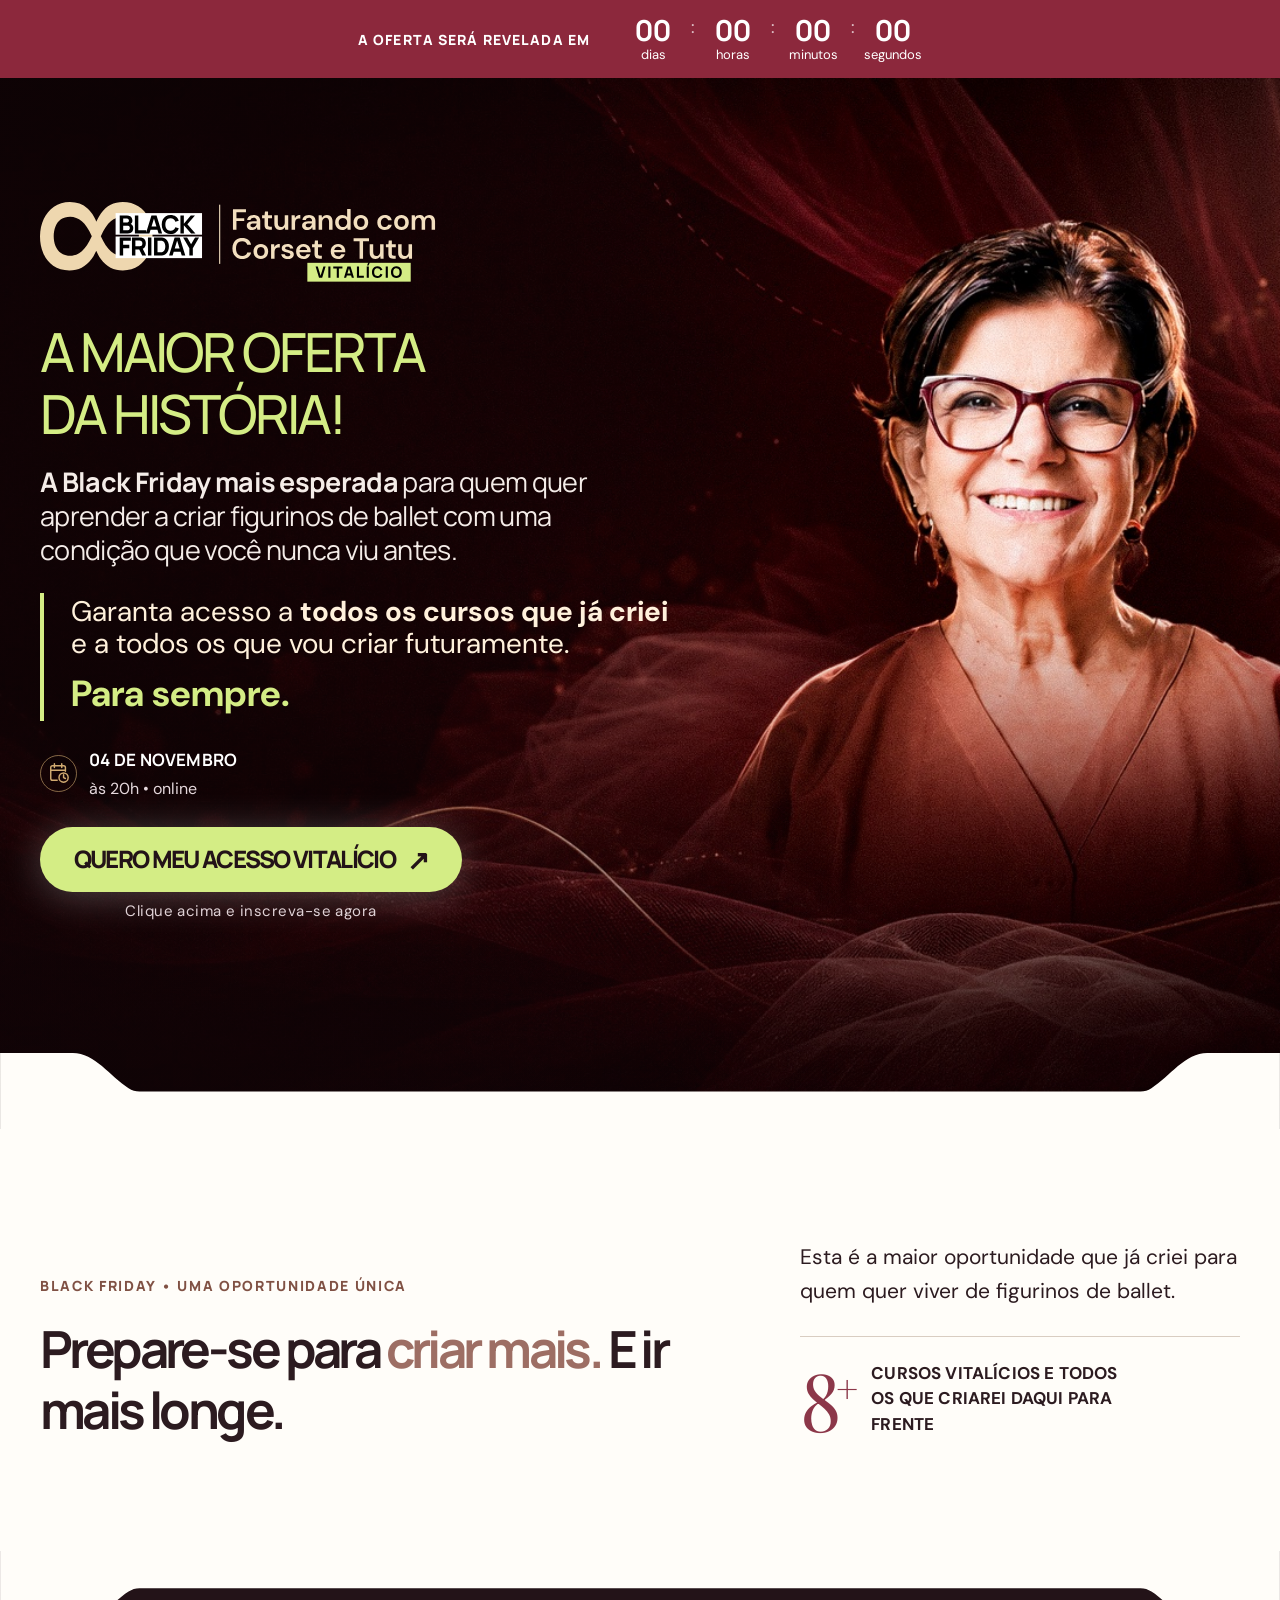
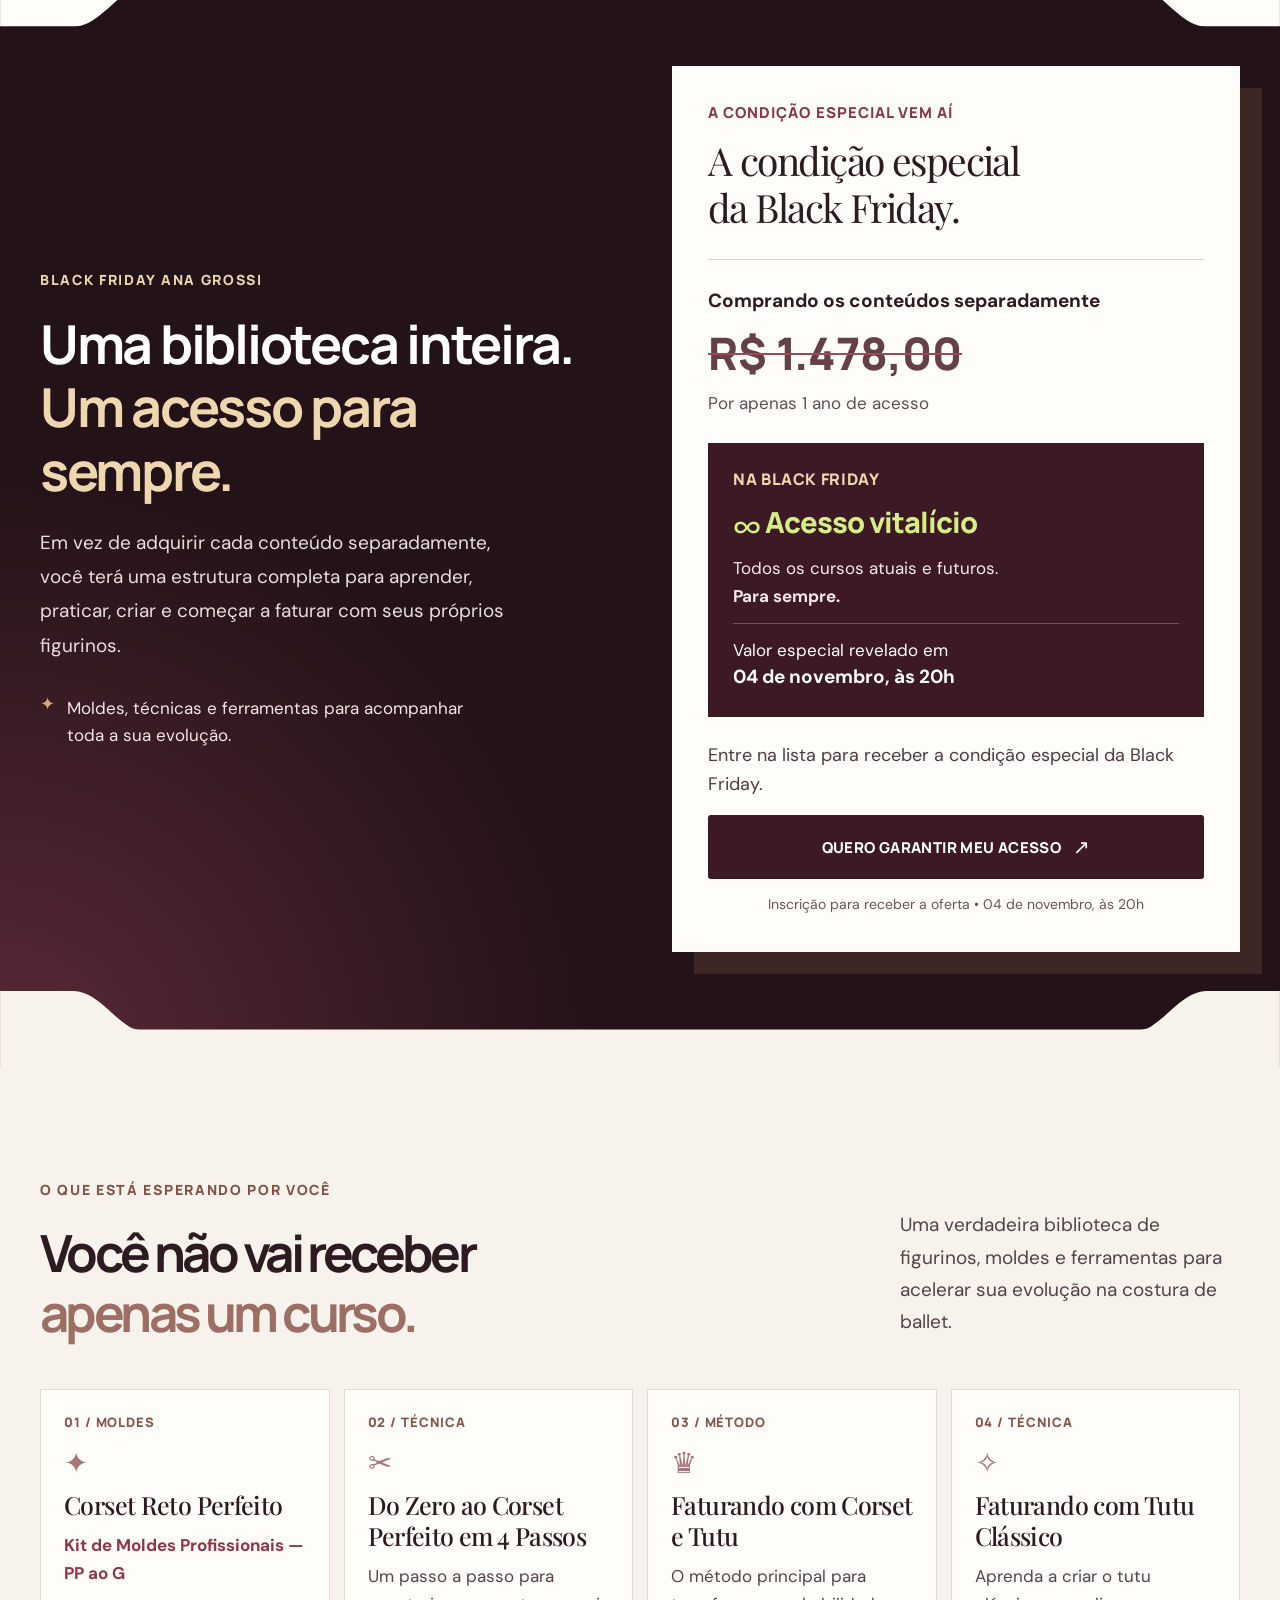
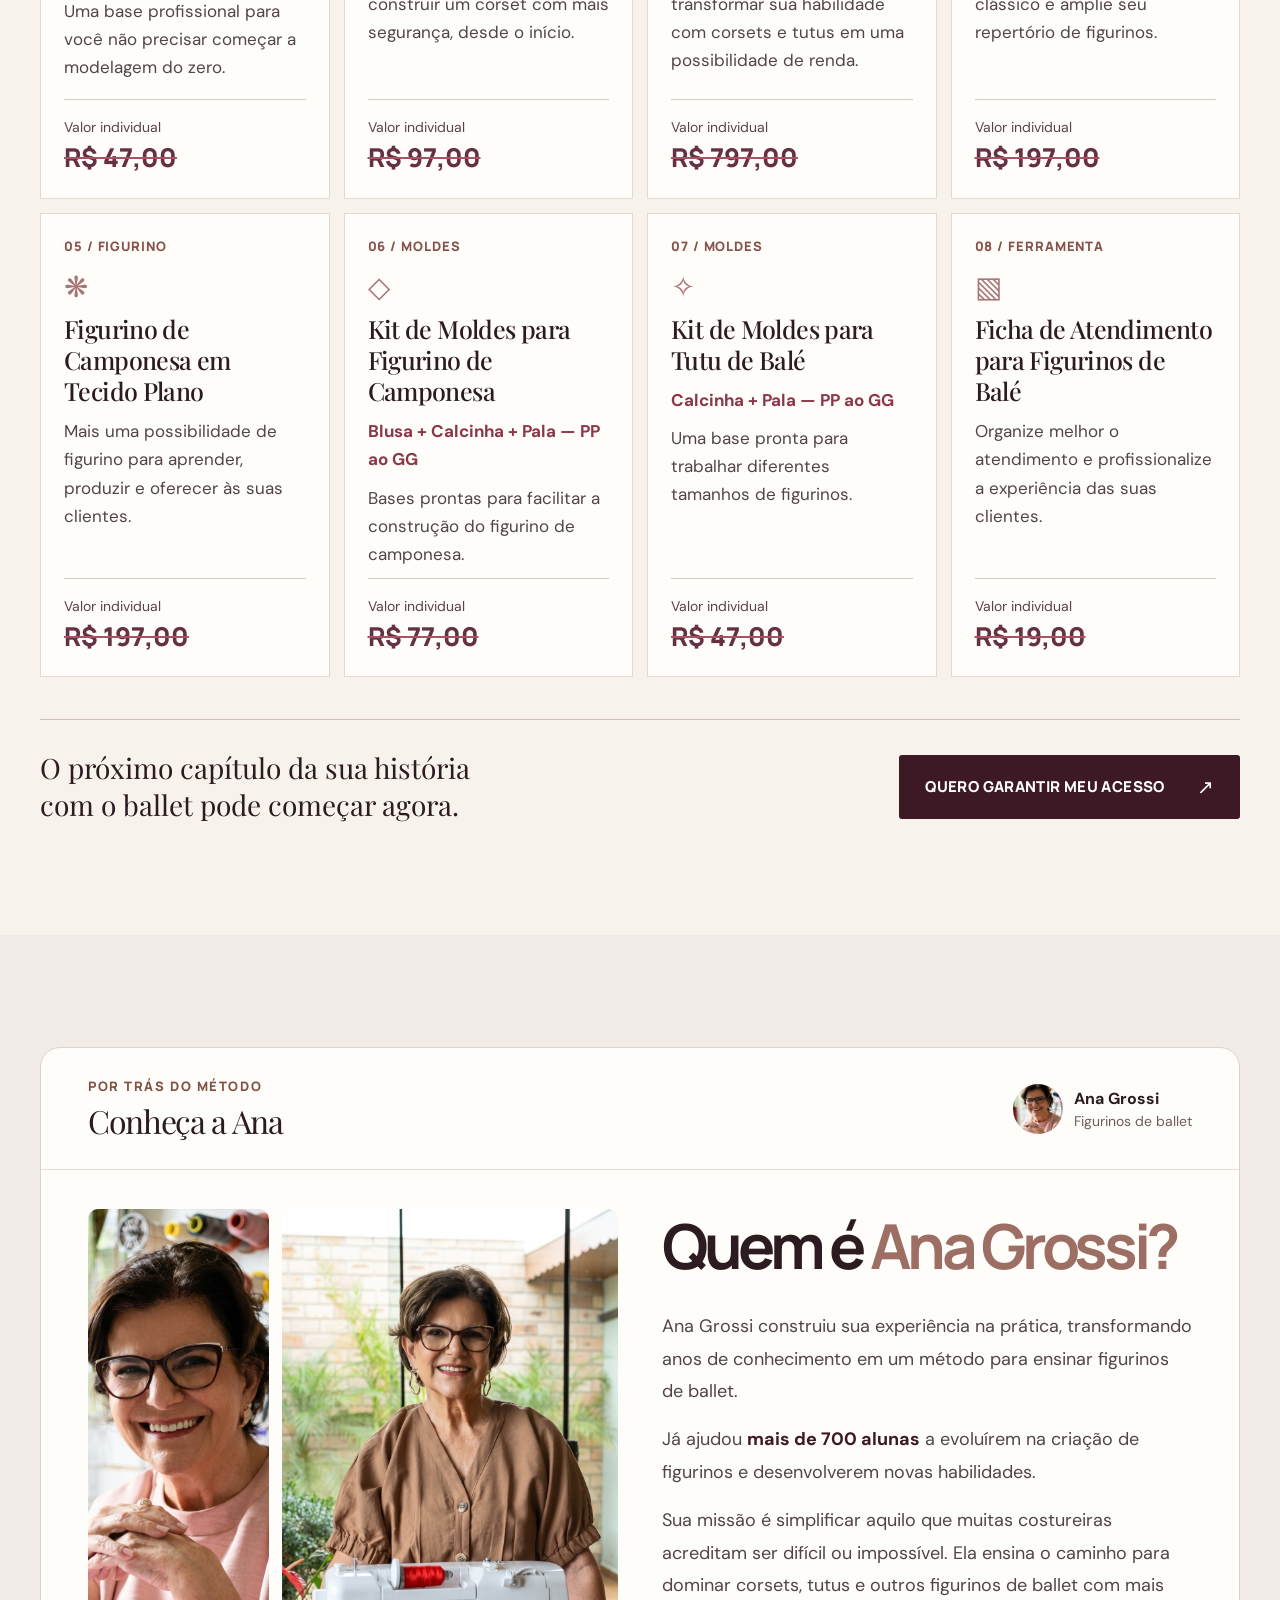
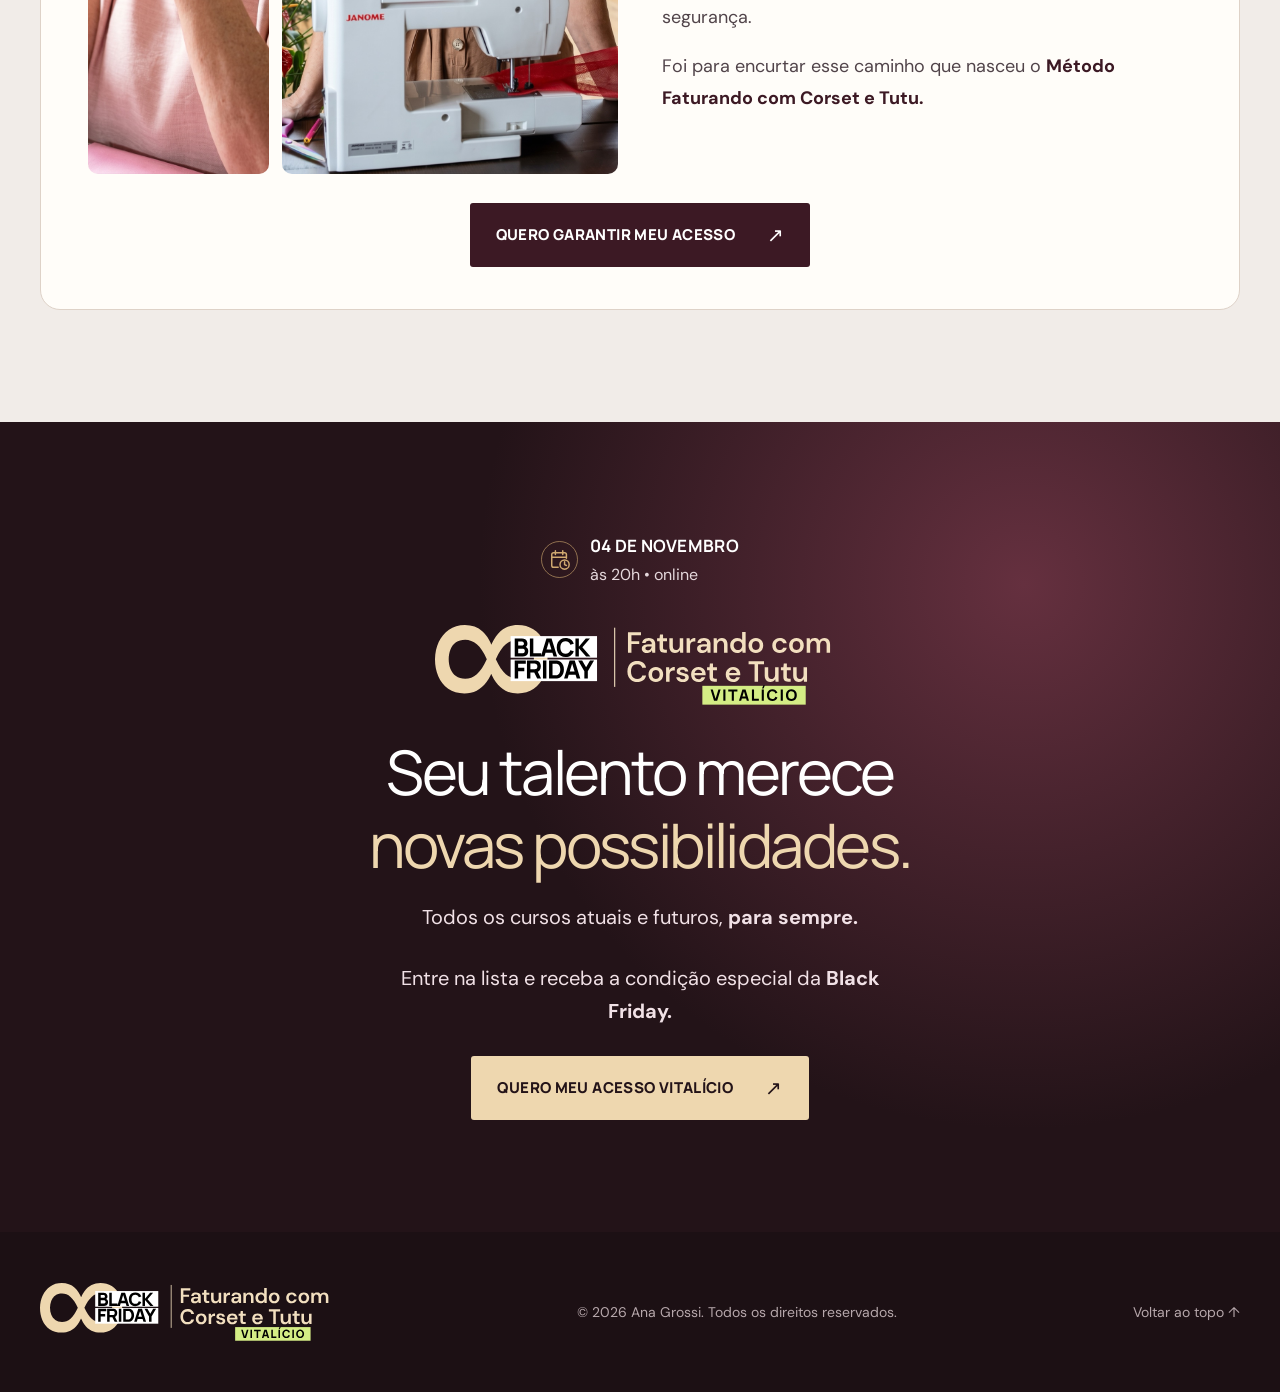
<file: index.html>
<!doctype html>
<html lang="pt-BR">
<head>
  <meta charset="utf-8">
  <meta name="viewport" content="width=device-width, initial-scale=1">
  <meta name="theme-color" content="#231318">
  <meta name="description" content="Entre na lista da Black Friday Faturando com Corset e Tutu de Ana Grossi. A oferta será revelada em 04 de novembro, às 20h.">
  <title>Black Friday Faturando com Corset e Tutu | Ana Grossi</title>
  <link rel="preconnect" href="https://fonts.googleapis.com">
  <link rel="preconnect" href="https://fonts.gstatic.com" crossorigin>
  <link href="https://fonts.googleapis.com/css2?family=DM+Sans:wght@400;500;600;700&family=Manrope:wght@400;500;600;700;800&family=Playfair+Display:wght@400;500;600;700&display=swap" rel="stylesheet">
  <link rel="stylesheet" href="styles.css?v=10">
  <script src="script.js" defer></script>
</head>
<body class="capture-page">
  <div class="announcement" aria-label="Contagem regressiva para a revelação da oferta">
    <div class="announcement__inner shell">
      <span class="announcement__label">A OFERTA SERÁ REVELADA EM</span>
      <div class="countdown" aria-label="Tempo restante">
        <span class="countdown__item"><strong id="days">00</strong><small>dias</small></span>
        <span class="countdown__colon">:</span>
        <span class="countdown__item"><strong id="hours">00</strong><small>horas</small></span>
        <span class="countdown__colon">:</span>
        <span class="countdown__item"><strong id="minutes">00</strong><small>minutos</small></span>
        <span class="countdown__colon">:</span>
        <span class="countdown__item"><strong id="seconds">00</strong><small>segundos</small></span>
      </div>
    </div>
  </div>

  <header class="hero" id="inicio">
    <div class="hero__image" aria-hidden="true"></div>
    <div class="hero__shade" aria-hidden="true"></div>
    <div class="shell hero__inner">
      <div class="hero__content">
        <img class="event-logo hero__logo" src="assets/logo-black-ana.svg?v=2" width="411" height="80" alt="Black Friday Vitalício — Faturando com Corset e Tutu">
        <h1 class="hero__title">A maior oferta<br>da história!</h1>
        <p class="hero__lead"><strong>A Black Friday mais esperada</strong> para quem quer aprender a criar figurinos de ballet com uma condição que você nunca viu antes.</p>
        <p class="hero__support">Garanta acesso a <strong>todos os cursos que já criei</strong> e a todos os que vou criar futuramente. <strong class="hero__forever">Para sempre.</strong></p>
        <div class="hero__event"><span class="event-icon" aria-hidden="true"><svg width="22" height="22" viewBox="0 0 24 24" fill="none" stroke="currentColor" stroke-width="1.6" stroke-linecap="round" stroke-linejoin="round"><path d="M10 20H5a2 2 0 0 1-2-2V6a2 2 0 0 1 2-2h12a2 2 0 0 1 2 2v4M7 2v4M15 2v4M3 9h16"/><circle cx="17" cy="17" r="5"/><path d="M17 14v3l2 1"/></svg></span><span><strong>04 de novembro</strong><small>às 20h • online</small></span></div>
        <div class="hero__action">
          <button class="button button--gold" data-open-form>Quero meu acesso vitalício <span aria-hidden="true">↗</span></button>
          <p class="hero__hint">Clique acima e inscreva-se agora</p>
        </div>
      </div>
    </div>
    <div class="section-divider section-divider--hero" aria-hidden="true"></div>
  </header>

  <main>
    <section class="intro section" id="oportunidade">
      <div class="shell intro__grid">
        <div class="intro__heading">
          <p class="eyebrow">BLACK FRIDAY • UMA OPORTUNIDADE ÚNICA</p>
          <h2>Prepare-se para <em>criar mais.</em> E ir mais longe.</h2>
        </div>
        <div class="intro__body">
          <p>Esta é a maior oportunidade que já criei para quem quer viver de figurinos de ballet.</p>
          <div class="intro__divider"></div>
          <div class="intro__stat"><strong>8<span>+</span></strong><span>cursos vitalícios e todos os que criarei daqui para frente</span></div>
        </div>
      </div>
    </section>

    <section class="offer section" id="oferta">
      <div class="section-divider section-divider--offer-top" aria-hidden="true"></div>
      <div class="section-divider section-divider--offer-bottom" aria-hidden="true"></div>
      <div class="shell offer__grid">
        <div class="offer__narrative">
          <p class="eyebrow eyebrow--light">BLACK FRIDAY ANA GROSSI</p>
          <h2>Uma biblioteca inteira. <em>Um acesso para sempre.</em></h2>
          <p>Em vez de adquirir cada conteúdo separadamente, você terá uma estrutura completa para aprender, praticar, criar e começar a faturar com seus próprios figurinos.</p>
          <div class="offer__details"><span>✦</span> Moldes, técnicas e ferramentas para acompanhar toda a sua evolução.</div>
        </div>
        <div class="offer-card">
          <p class="offer-card__top">A CONDIÇÃO ESPECIAL VEM AÍ</p>
          <h3>A condição especial<br>da Black Friday.</h3>
          <div class="price-line"><span>Comprando os conteúdos separadamente</span><s>R$ 1.478,00</s><small>Por apenas 1 ano de acesso</small></div>
          <div class="price-line price-line--special"><span class="price-line__label">NA BLACK FRIDAY</span><strong><span aria-hidden="true">∞</span> Acesso vitalício</strong><p>Todos os cursos atuais e futuros.<br><b>Para sempre.</b></p><span class="price-line__reveal">Valor especial revelado em<br><b>04 de novembro, às 20h</b></span></div>
          <p class="offer-card__note">Entre na lista para receber a condição especial da Black Friday.</p>
          <button class="button button--wine" data-open-form>Quero garantir meu acesso <span aria-hidden="true">↗</span></button>
          <small class="offer-card__foot">Inscrição para receber a oferta • 04 de novembro, às 20h</small>
        </div>
      </div>
    </section>

    <section class="library section" id="conteudos">
      <div class="shell">
        <div class="library__head">
          <div><p class="eyebrow">O QUE ESTÁ ESPERANDO POR VOCÊ</p><h2>Você não vai receber<br><em>apenas um curso.</em></h2></div>
          <p>Uma verdadeira biblioteca de figurinos, moldes e ferramentas para acelerar sua evolução na costura de ballet.</p>
        </div>
        <div class="course-grid">
          <article class="course-card"><span class="course-card__num">01 / MOLDES</span><span class="course-card__icon">✦</span><h3>Corset Reto Perfeito</h3><p class="course-card__subtitle">Kit de Moldes Profissionais — PP ao G</p><p>Uma base profissional para você não precisar começar a modelagem do zero.</p><div class="course-card__price">Valor individual <s>R$ 47,00</s></div></article>
          <article class="course-card"><span class="course-card__num">02 / TÉCNICA</span><span class="course-card__icon">✂</span><h3>Do Zero ao Corset Perfeito em 4 Passos</h3><p>Um passo a passo para construir um corset com mais segurança, desde o início.</p><div class="course-card__price">Valor individual <s>R$ 97,00</s></div></article>
          <article class="course-card"><span class="course-card__num">03 / MÉTODO</span><span class="course-card__icon">♛</span><h3>Faturando com Corset e Tutu</h3><p>O método principal para transformar sua habilidade com corsets e tutus em uma possibilidade de renda.</p><div class="course-card__price">Valor individual <s>R$ 797,00</s></div></article>
          <article class="course-card"><span class="course-card__num">04 / TÉCNICA</span><span class="course-card__icon">✧</span><h3>Faturando com Tutu Clássico</h3><p>Aprenda a criar o tutu clássico e amplie seu repertório de figurinos.</p><div class="course-card__price">Valor individual <s>R$ 197,00</s></div></article>
          <article class="course-card"><span class="course-card__num">05 / FIGURINO</span><span class="course-card__icon">❋</span><h3>Figurino de Camponesa em Tecido Plano</h3><p>Mais uma possibilidade de figurino para aprender, produzir e oferecer às suas clientes.</p><div class="course-card__price">Valor individual <s>R$ 197,00</s></div></article>
          <article class="course-card"><span class="course-card__num">06 / MOLDES</span><span class="course-card__icon">◇</span><h3>Kit de Moldes para Figurino de Camponesa</h3><p class="course-card__subtitle">Blusa + Calcinha + Pala — PP ao GG</p><p>Bases prontas para facilitar a construção do figurino de camponesa.</p><div class="course-card__price">Valor individual <s>R$ 77,00</s></div></article>
          <article class="course-card"><span class="course-card__num">07 / MOLDES</span><span class="course-card__icon">✧</span><h3>Kit de Moldes para Tutu de Balé</h3><p class="course-card__subtitle">Calcinha + Pala — PP ao GG</p><p>Uma base pronta para trabalhar diferentes tamanhos de figurinos.</p><div class="course-card__price">Valor individual <s>R$ 47,00</s></div></article>
          <article class="course-card"><span class="course-card__num">08 / FERRAMENTA</span><span class="course-card__icon">▧</span><h3>Ficha de Atendimento para Figurinos de Balé</h3><p>Organize melhor o atendimento e profissionalize a experiência das suas clientes.</p><div class="course-card__price">Valor individual <s>R$ 19,00</s></div></article>
        </div>
        <div class="library__cta"><p>O próximo capítulo da sua história com o ballet pode começar agora.</p><button class="button button--wine" data-open-form>Quero garantir meu acesso <span aria-hidden="true">↗</span></button></div>
      </div>
    </section>

    <section class="about section" id="ana">
      <div class="shell about__panel">
        <div class="about__header">
          <div><p class="eyebrow">POR TRÁS DO MÉTODO</p><h2>Conheça a Ana</h2></div>
          <div class="about__identity"><img src="assets/ana-retrato.jpg" alt="" loading="lazy"><span><strong>Ana Grossi</strong><small>Figurinos de ballet</small></span></div>
        </div>
        <div class="about__grid">
          <div class="about__photos">
            <img class="about__photo about__photo--portrait" src="assets/ana-retrato.jpg" alt="Retrato de Ana Grossi em seu ateliê" loading="lazy">
            <img class="about__photo about__photo--work" src="assets/ana-costura.jpg" alt="Ana Grossi em sua máquina de costura" loading="lazy">
          </div>
          <div class="about__copy"><h3>Quem é <em>Ana Grossi?</em></h3><p>Ana Grossi construiu sua experiência na prática, transformando anos de conhecimento em um método para ensinar figurinos de ballet.</p><p>Já ajudou <strong>mais de 700 alunas</strong> a evoluírem na criação de figurinos e desenvolverem novas habilidades.</p><p>Sua missão é simplificar aquilo que muitas costureiras acreditam ser difícil ou impossível. Ela ensina o caminho para dominar corsets, tutus e outros figurinos de ballet com mais segurança.</p><p>Foi para encurtar esse caminho que nasceu o <strong>Método Faturando com Corset e Tutu.</strong></p></div>
        </div>
        <div class="about__footer"><button class="button button--wine" data-open-form>Quero garantir meu acesso <span aria-hidden="true">↗</span></button></div>
      </div>
    </section>

    <section class="final-cta section"><div class="shell final-cta__inner"><div class="hero__event"><span class="event-icon" aria-hidden="true"><svg width="22" height="22" viewBox="0 0 24 24" fill="none" stroke="currentColor" stroke-width="1.6" stroke-linecap="round" stroke-linejoin="round"><path d="M10 20H5a2 2 0 0 1-2-2V6a2 2 0 0 1 2-2h12a2 2 0 0 1 2 2v4M7 2v4M15 2v4M3 9h16"/><circle cx="17" cy="17" r="5"/><path d="M17 14v3l2 1"/></svg></span><span><strong>04 de novembro</strong><small>às 20h • online</small></span></div><div class="campaign-logo"><img class="event-logo" src="assets/logo-black-ana.svg?v=2" width="411" height="80" alt="Black Friday Vitalício — Faturando com Corset e Tutu"></div><h2>Seu talento merece<br><em>novas possibilidades.</em></h2><p>Todos os cursos atuais e futuros, <strong>para sempre.</strong></p><p>Entre na lista e receba a condição especial da <strong>Black Friday.</strong></p><button class="button button--gold" data-open-form>Quero meu acesso vitalício <span aria-hidden="true">↗</span></button></div></section>
  </main>

  <footer class="footer"><div class="shell footer__inner"><div class="campaign-logo campaign-logo--footer"><img class="event-logo" src="assets/logo-black-ana.svg?v=2" width="411" height="80" alt="Black Friday Vitalício — Faturando com Corset e Tutu"></div><span>© 2026 Ana Grossi. Todos os direitos reservados.</span><a href="#inicio">Voltar ao topo ↑</a></div></footer>

  <div class="modal" id="signup-modal" hidden>
    <div class="modal__backdrop" data-close-form></div>
    <div class="modal__panel" role="dialog" aria-modal="true" aria-labelledby="modal-title">
      <button class="modal__close" type="button" data-close-form aria-label="Fechar formulário">×</button>
      <p class="eyebrow">BLACK FRIDAY ANA GROSSI</p>
      <h2 id="modal-title">Entre para a <em>lista especial.</em></h2>
      <p>Preencha seus dados e siga para o grupo da Black Friday.</p>
      <form id="signup-form" action="obrigado.html">
        <label for="email">Seu melhor e-mail</label><input id="email" name="email" type="email" autocomplete="email" placeholder="voce@exemplo.com" required>
        <label for="phone">Seu WhatsApp</label><input id="phone" name="phone" type="tel" autocomplete="tel" inputmode="tel" placeholder="(00) 00000-0000" required>
        <button class="button button--wine" type="submit">Continuar <span aria-hidden="true">↗</span></button>
      </form>
    </div>
  </div>
</body>
</html>
</file>
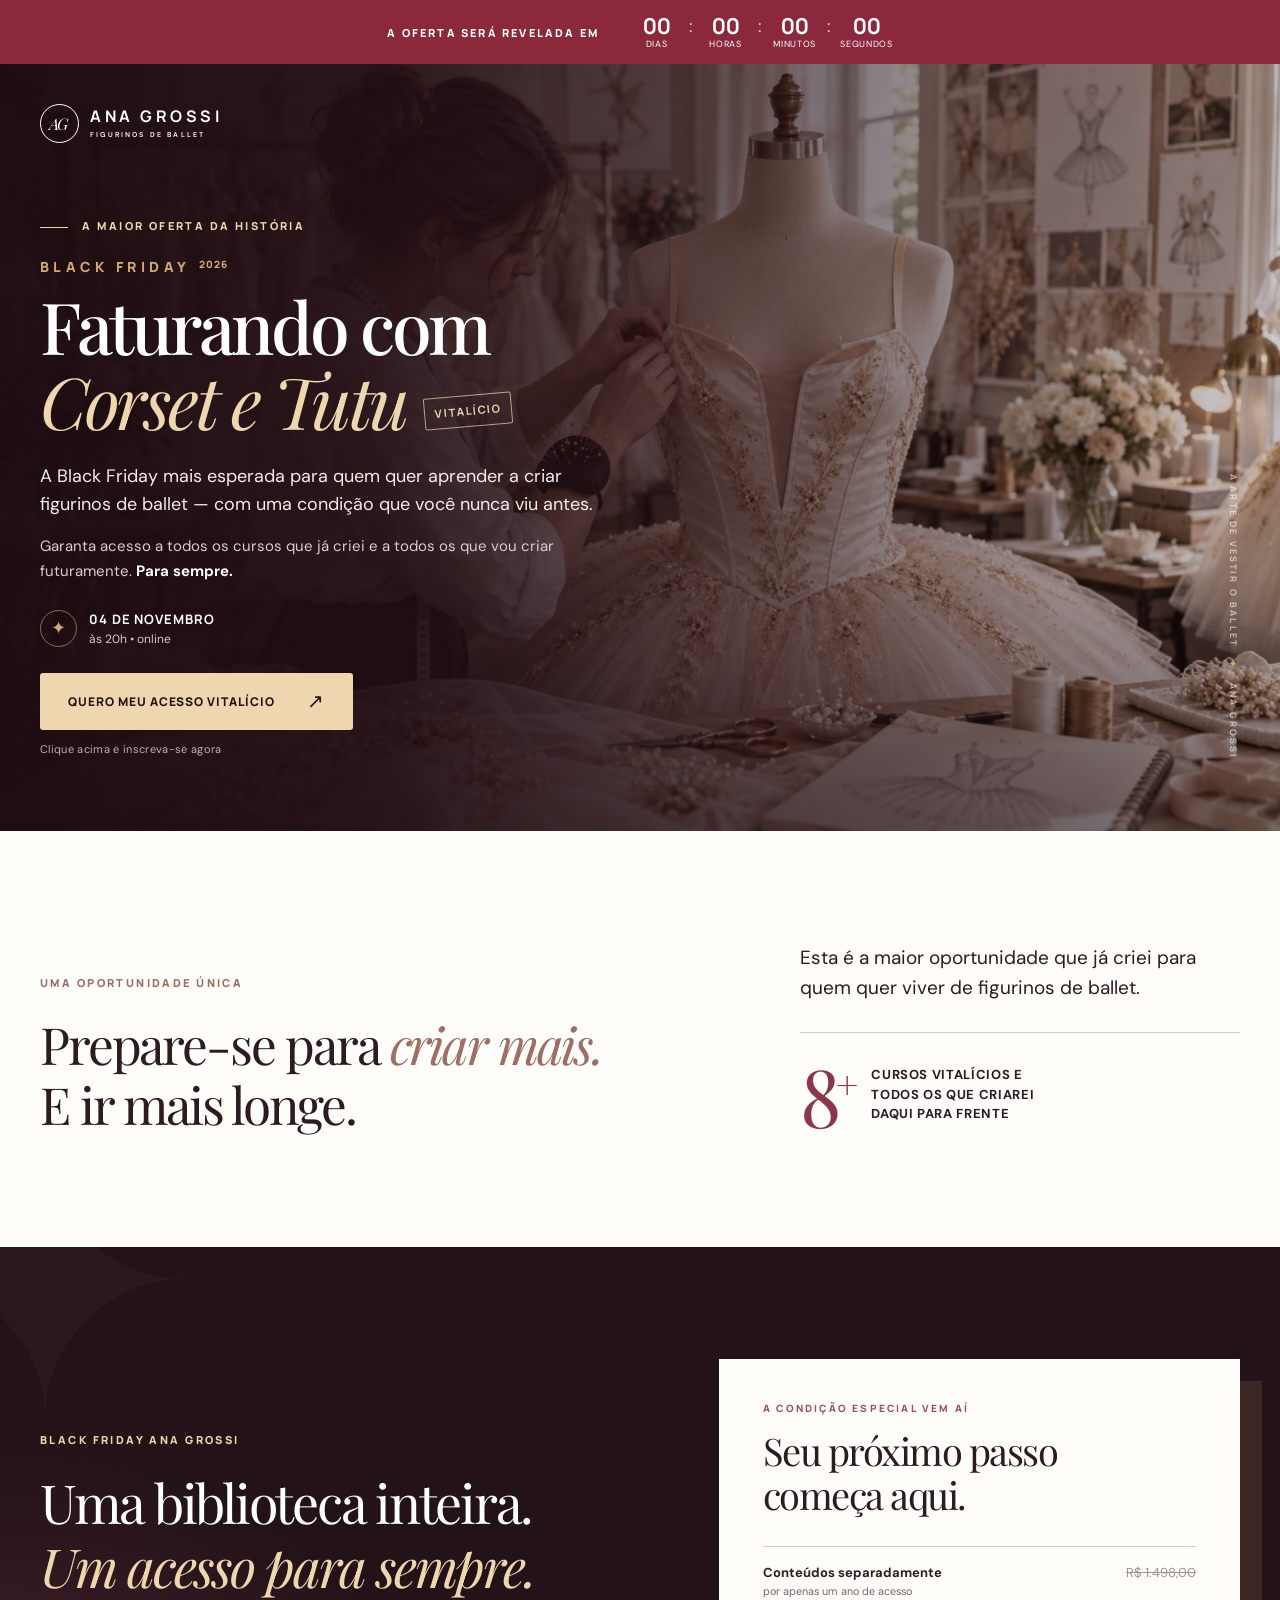
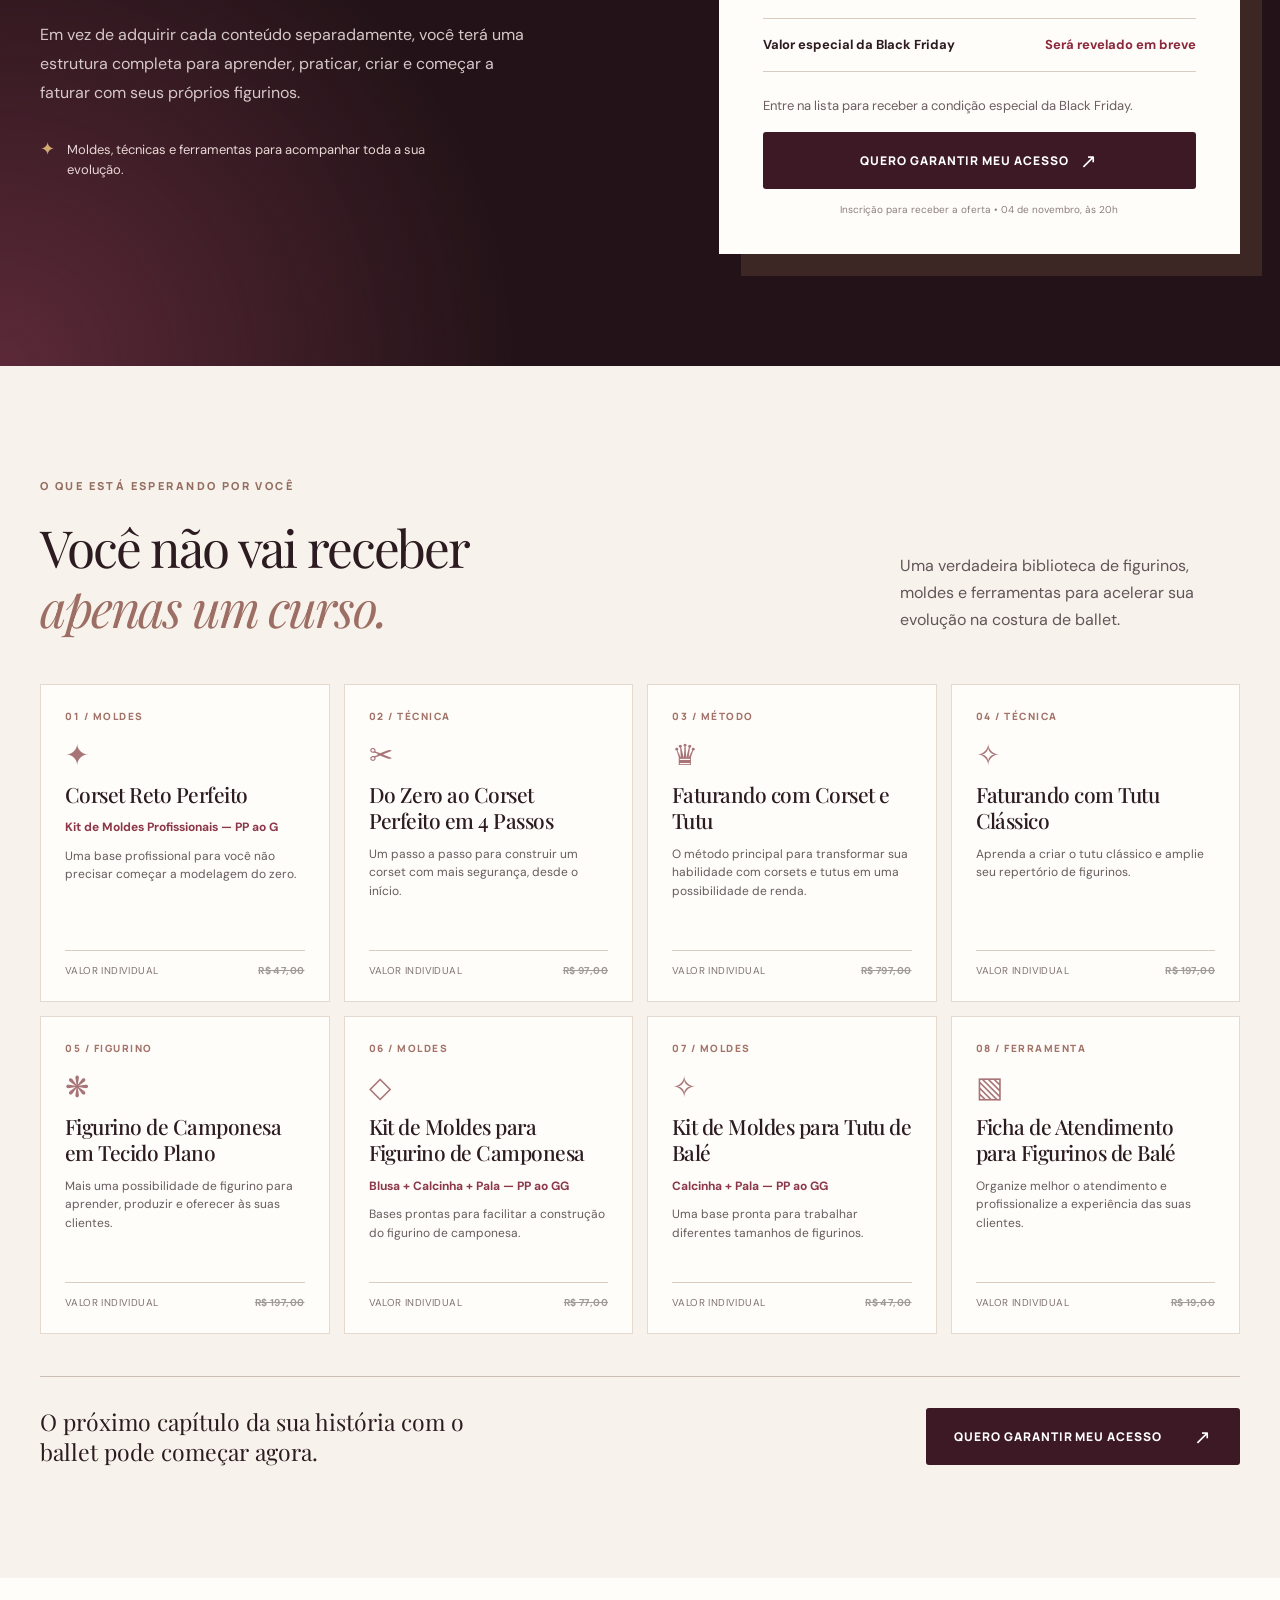
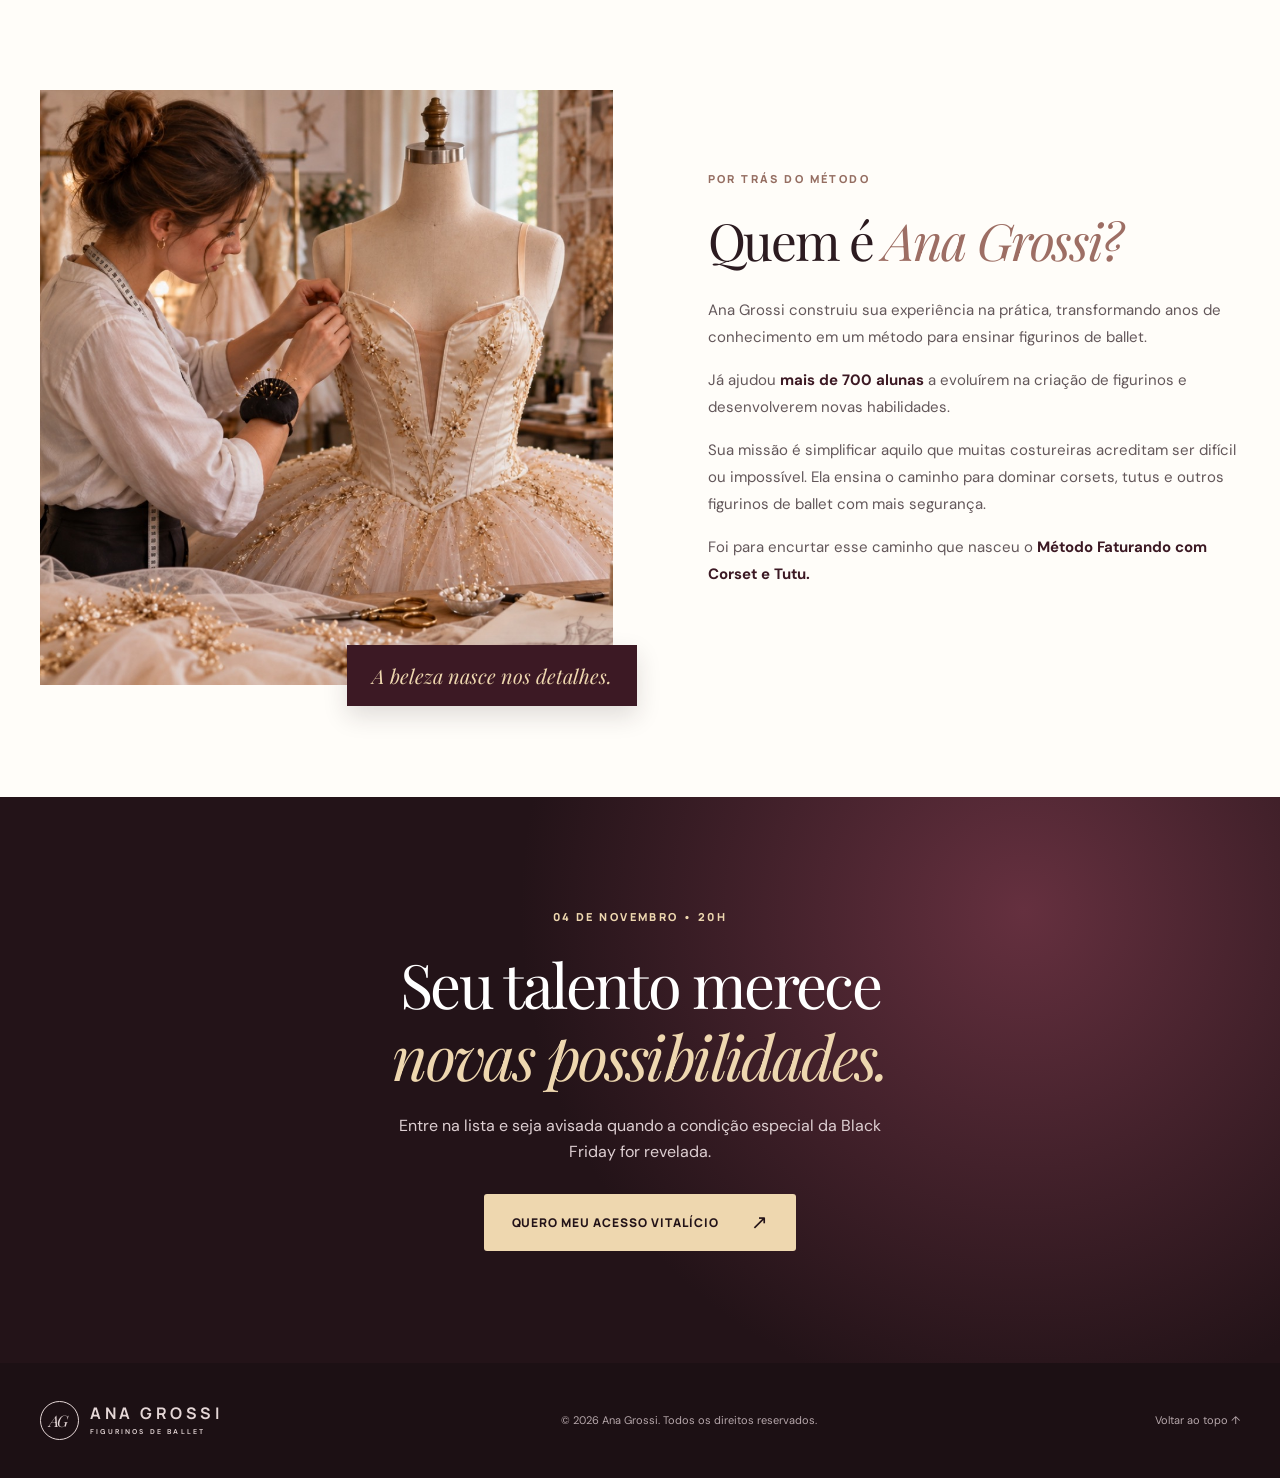
<file: versao-antiga/index.html>
<!doctype html>
<html lang="pt-BR">
<head>
  <meta charset="utf-8">
  <meta name="viewport" content="width=device-width, initial-scale=1">
  <meta name="theme-color" content="#231318">
  <meta name="description" content="Entre na lista da Black Friday Faturando com Corset e Tutu de Ana Grossi. A oferta será revelada em 04 de novembro, às 20h.">
  <title>Black Friday Faturando com Corset e Tutu | Ana Grossi</title>
  <link rel="preconnect" href="https://fonts.googleapis.com">
  <link rel="preconnect" href="https://fonts.gstatic.com" crossorigin>
  <link href="https://fonts.googleapis.com/css2?family=DM+Sans:wght@400;500;600;700&family=Manrope:wght@400;500;600;700;800&family=Playfair+Display:wght@400;500;600;700&display=swap" rel="stylesheet">
  <link rel="stylesheet" href="styles.css">
  <script src="script.js" defer></script>
</head>
<body>
  <div class="announcement" aria-label="Contagem regressiva para a revelação da oferta">
    <div class="announcement__inner shell">
      <span class="announcement__label">A OFERTA SERÁ REVELADA EM</span>
      <div class="countdown" aria-label="Tempo restante">
        <span class="countdown__item"><strong id="days">00</strong><small>dias</small></span>
        <span class="countdown__colon">:</span>
        <span class="countdown__item"><strong id="hours">00</strong><small>horas</small></span>
        <span class="countdown__colon">:</span>
        <span class="countdown__item"><strong id="minutes">00</strong><small>minutos</small></span>
        <span class="countdown__colon">:</span>
        <span class="countdown__item"><strong id="seconds">00</strong><small>segundos</small></span>
      </div>
    </div>
  </div>

  <header class="hero" id="inicio">
    <div class="hero__image" aria-hidden="true"></div>
    <div class="hero__shade" aria-hidden="true"></div>
    <div class="shell hero__inner">
      <div class="brand"><span class="brand__mark">AG</span><span class="brand__name">ANA GROSSI<small>FIGURINOS DE BALLET</small></span></div>
      <div class="hero__content">
        <div class="eyebrow eyebrow--light"><span class="eyebrow__line"></span> A MAIOR OFERTA DA HISTÓRIA</div>
        <p class="hero__edition">BLACK FRIDAY <span>2026</span></p>
        <h1>Faturando com<br><em>Corset e Tutu</em><span class="hero__lifetime">vitalício</span></h1>
        <p class="hero__lead">A Black Friday mais esperada para quem quer aprender a criar figurinos de ballet — com uma condição que você nunca viu antes.</p>
        <p class="hero__support">Garanta acesso a todos os cursos que já criei e a todos os que vou criar futuramente. <strong>Para sempre.</strong></p>
        <div class="hero__event"><span class="event-icon">✦</span><span><strong>04 de novembro</strong><small>às 20h • online</small></span></div>
        <button class="button button--gold" data-open-form>Quero meu acesso vitalício <span aria-hidden="true">↗</span></button>
        <p class="hero__hint">Clique acima e inscreva-se agora</p>
      </div>
      <div class="hero__side-note" aria-hidden="true">A ARTE DE VESTIR O BALLET <span>✦</span> ANA GROSSI</div>
    </div>
  </header>

  <main>
    <section class="intro section" id="oportunidade">
      <div class="shell intro__grid">
        <div class="intro__heading">
          <p class="eyebrow">UMA OPORTUNIDADE ÚNICA</p>
          <h2>Prepare-se para <em>criar mais.</em><br>E ir mais longe.</h2>
        </div>
        <div class="intro__body">
          <p>Esta é a maior oportunidade que já criei para quem quer viver de figurinos de ballet.</p>
          <div class="intro__divider"></div>
          <div class="intro__stat"><strong>8<span>+</span></strong><span>cursos vitalícios e todos os que criarei daqui para frente</span></div>
        </div>
      </div>
    </section>

    <section class="offer section" id="oferta">
      <div class="shell offer__grid">
        <div class="offer__narrative">
          <p class="eyebrow eyebrow--light">BLACK FRIDAY ANA GROSSI</p>
          <h2>Uma biblioteca inteira.<br><em>Um acesso para sempre.</em></h2>
          <p>Em vez de adquirir cada conteúdo separadamente, você terá uma estrutura completa para aprender, praticar, criar e começar a faturar com seus próprios figurinos.</p>
          <div class="offer__details"><span>✦</span> Moldes, técnicas e ferramentas para acompanhar toda a sua evolução.</div>
        </div>
        <div class="offer-card">
          <p class="offer-card__top">A CONDIÇÃO ESPECIAL VEM AÍ</p>
          <h3>Seu próximo passo<br>começa aqui.</h3>
          <div class="price-line"><span>Conteúdos separadamente<br><small>por apenas um ano de acesso</small></span><s>R$ 1.498,00</s></div>
          <div class="price-line price-line--special"><span>Valor especial da Black Friday</span><strong>Será revelado em breve</strong></div>
          <p class="offer-card__note">Entre na lista para receber a condição especial da Black Friday.</p>
          <button class="button button--wine" data-open-form>Quero garantir meu acesso <span aria-hidden="true">↗</span></button>
          <small class="offer-card__foot">Inscrição para receber a oferta • 04 de novembro, às 20h</small>
        </div>
      </div>
    </section>

    <section class="library section" id="conteudos">
      <div class="shell">
        <div class="library__head">
          <div><p class="eyebrow">O QUE ESTÁ ESPERANDO POR VOCÊ</p><h2>Você não vai receber<br><em>apenas um curso.</em></h2></div>
          <p>Uma verdadeira biblioteca de figurinos, moldes e ferramentas para acelerar sua evolução na costura de ballet.</p>
        </div>
        <div class="course-grid">
          <article class="course-card"><span class="course-card__num">01 / MOLDES</span><span class="course-card__icon">✦</span><h3>Corset Reto Perfeito</h3><p class="course-card__subtitle">Kit de Moldes Profissionais — PP ao G</p><p>Uma base profissional para você não precisar começar a modelagem do zero.</p><div class="course-card__price">Valor individual <s>R$ 47,00</s></div></article>
          <article class="course-card"><span class="course-card__num">02 / TÉCNICA</span><span class="course-card__icon">✂</span><h3>Do Zero ao Corset Perfeito em 4 Passos</h3><p>Um passo a passo para construir um corset com mais segurança, desde o início.</p><div class="course-card__price">Valor individual <s>R$ 97,00</s></div></article>
          <article class="course-card"><span class="course-card__num">03 / MÉTODO</span><span class="course-card__icon">♛</span><h3>Faturando com Corset e Tutu</h3><p>O método principal para transformar sua habilidade com corsets e tutus em uma possibilidade de renda.</p><div class="course-card__price">Valor individual <s>R$ 797,00</s></div></article>
          <article class="course-card"><span class="course-card__num">04 / TÉCNICA</span><span class="course-card__icon">✧</span><h3>Faturando com Tutu Clássico</h3><p>Aprenda a criar o tutu clássico e amplie seu repertório de figurinos.</p><div class="course-card__price">Valor individual <s>R$ 197,00</s></div></article>
          <article class="course-card"><span class="course-card__num">05 / FIGURINO</span><span class="course-card__icon">❋</span><h3>Figurino de Camponesa em Tecido Plano</h3><p>Mais uma possibilidade de figurino para aprender, produzir e oferecer às suas clientes.</p><div class="course-card__price">Valor individual <s>R$ 197,00</s></div></article>
          <article class="course-card"><span class="course-card__num">06 / MOLDES</span><span class="course-card__icon">◇</span><h3>Kit de Moldes para Figurino de Camponesa</h3><p class="course-card__subtitle">Blusa + Calcinha + Pala — PP ao GG</p><p>Bases prontas para facilitar a construção do figurino de camponesa.</p><div class="course-card__price">Valor individual <s>R$ 77,00</s></div></article>
          <article class="course-card"><span class="course-card__num">07 / MOLDES</span><span class="course-card__icon">✧</span><h3>Kit de Moldes para Tutu de Balé</h3><p class="course-card__subtitle">Calcinha + Pala — PP ao GG</p><p>Uma base pronta para trabalhar diferentes tamanhos de figurinos.</p><div class="course-card__price">Valor individual <s>R$ 47,00</s></div></article>
          <article class="course-card"><span class="course-card__num">08 / FERRAMENTA</span><span class="course-card__icon">▧</span><h3>Ficha de Atendimento para Figurinos de Balé</h3><p>Organize melhor o atendimento e profissionalize a experiência das suas clientes.</p><div class="course-card__price">Valor individual <s>R$ 19,00</s></div></article>
        </div>
        <div class="library__cta"><p>O próximo capítulo da sua história com o ballet pode começar agora.</p><button class="button button--wine" data-open-form>Quero garantir meu acesso <span aria-hidden="true">↗</span></button></div>
      </div>
    </section>

    <section class="about section" id="ana">
      <div class="shell about__grid">
        <div class="about__visual"><img src="assets/atelie-ballet.jpg" alt="Ateliê de figurinos de ballet com um tutu em criação" loading="lazy"><span class="about__caption">A beleza nasce nos detalhes.</span></div>
        <div class="about__copy"><p class="eyebrow">POR TRÁS DO MÉTODO</p><h2>Quem é <em>Ana Grossi?</em></h2><p>Ana Grossi construiu sua experiência na prática, transformando anos de conhecimento em um método para ensinar figurinos de ballet.</p><p>Já ajudou <strong>mais de 700 alunas</strong> a evoluírem na criação de figurinos e desenvolverem novas habilidades.</p><p>Sua missão é simplificar aquilo que muitas costureiras acreditam ser difícil ou impossível. Ela ensina o caminho para dominar corsets, tutus e outros figurinos de ballet com mais segurança.</p><p>Foi para encurtar esse caminho que nasceu o <strong>Método Faturando com Corset e Tutu.</strong></p></div>
      </div>
    </section>

    <section class="final-cta section"><div class="shell final-cta__inner"><p class="eyebrow eyebrow--light">04 DE NOVEMBRO • 20H</p><h2>Seu talento merece<br><em>novas possibilidades.</em></h2><p>Entre na lista e seja avisada quando a condição especial da Black Friday for revelada.</p><button class="button button--gold" data-open-form>Quero meu acesso vitalício <span aria-hidden="true">↗</span></button></div></section>
  </main>

  <footer class="footer"><div class="shell footer__inner"><div class="brand brand--footer"><span class="brand__mark">AG</span><span class="brand__name">ANA GROSSI<small>FIGURINOS DE BALLET</small></span></div><span>© 2026 Ana Grossi. Todos os direitos reservados.</span><a href="#inicio">Voltar ao topo ↑</a></div></footer>

  <div class="modal" id="signup-modal" hidden>
    <div class="modal__backdrop" data-close-form></div>
    <div class="modal__panel" role="dialog" aria-modal="true" aria-labelledby="modal-title">
      <button class="modal__close" type="button" data-close-form aria-label="Fechar formulário">×</button>
      <p class="eyebrow">BLACK FRIDAY ANA GROSSI</p>
      <h2 id="modal-title">Entre para a <em>lista especial.</em></h2>
      <p>Deixe seus dados para visualizar a próxima etapa do protótipo.</p>
      <form id="signup-form" action="obrigado.html">
        <label for="name">Seu nome</label><input id="name" name="name" type="text" autocomplete="name" placeholder="Como podemos chamar você?" required>
        <label for="email">Seu melhor e-mail</label><input id="email" name="email" type="email" autocomplete="email" placeholder="voce@exemplo.com" required>
        <label for="phone">Seu WhatsApp</label><input id="phone" name="phone" type="tel" autocomplete="tel" inputmode="tel" placeholder="(00) 00000-0000" required>
        <button class="button button--wine" type="submit">Continuar <span aria-hidden="true">↗</span></button>
        <small>Prévia visual: nenhum dado é enviado ou armazenado.</small>
      </form>
    </div>
  </div>
</body>
</html>
</file>
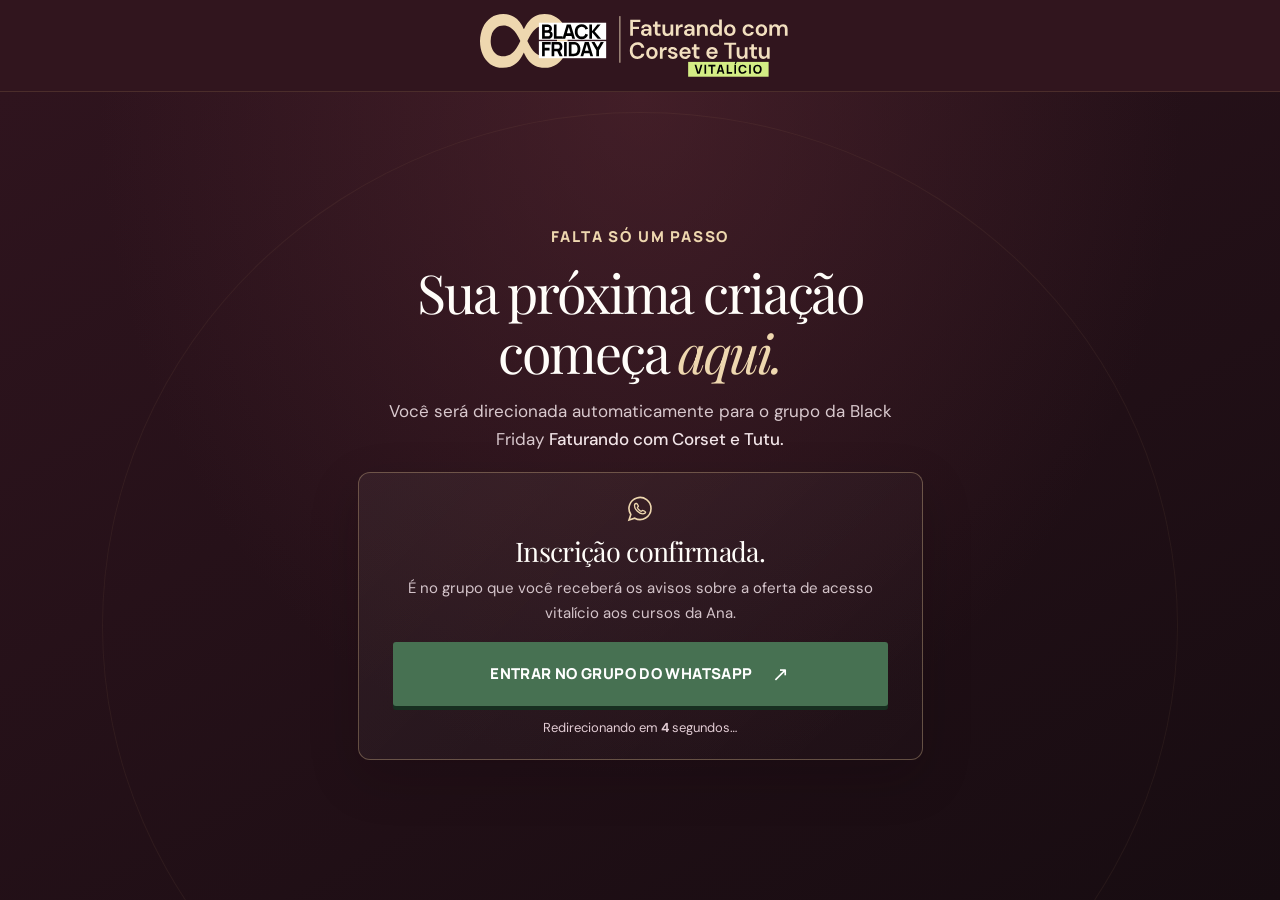
<file: obrigado.html>
<!doctype html>
<html lang="pt-BR">
<head>
  <meta charset="utf-8">
  <meta name="viewport" content="width=device-width, initial-scale=1">
  <meta name="theme-color" content="#231318">
  <meta name="robots" content="noindex">
  <title>Obrigada! Falta só um passo | Ana Grossi</title>
  <link rel="preconnect" href="https://fonts.googleapis.com">
  <link rel="preconnect" href="https://fonts.gstatic.com" crossorigin>
  <link href="https://fonts.googleapis.com/css2?family=DM+Sans:wght@400;500;600;700&family=Manrope:wght@400;500;600;700;800&family=Playfair+Display:wght@400;500;600;700&display=swap" rel="stylesheet">
  <link rel="stylesheet" href="styles.css?v=10">
  <script src="obrigado.js?v=1" defer></script>
</head>
<body class="thanks-page">
  <header class="thanks-header" id="inicio">
    <a href="index.html" aria-label="Black Friday Faturando com Corset e Tutu Vitalício — voltar à inscrição"><img class="event-logo" src="assets/logo-black-ana.svg?v=2" width="411" height="80" alt="Black Friday Vitalício — Faturando com Corset e Tutu"></a>
  </header>
  <main>
    <section class="thanks-stage" aria-labelledby="thanks-title">
      <div class="shell thanks-stage__inner">
        <p class="eyebrow eyebrow--light">FALTA SÓ UM PASSO</p>
        <h1 id="thanks-title">Sua próxima criação<br>começa <em>aqui.</em></h1>
        <p class="thanks-stage__lead">Você será direcionada automaticamente para o grupo da Black Friday <strong>Faturando com Corset e Tutu.</strong></p>
        <div class="group-card">
          <svg class="group-card__icon" viewBox="0 0 32 32" fill="none" aria-hidden="true"><path d="M27 15.5a11 11 0 0 1-16.3 9.7L5 27l1.8-5.5A11 11 0 1 1 27 15.5Z" stroke="currentColor" stroke-width="1.6"/><path d="M12 10.5c-.7 0-1.5 1.1-1.5 2.3 0 3.7 4.9 8.1 8.3 8.1 1.4 0 2.8-.8 2.8-1.8 0-.4-2.6-1.8-3-1.8s-.9 1-1.4 1c-1.1 0-3.8-2.7-3.8-3.7 0-.5 1-1 1-1.4s-1.5-2.7-1.9-2.7H12Z" stroke="currentColor" stroke-width="1.3" stroke-linejoin="round"/></svg>
          <h2>Inscrição confirmada.</h2>
          <p>É no grupo que você receberá os avisos sobre a oferta de acesso vitalício aos cursos da Ana.</p>
          <button class="button button--whatsapp" data-whatsapp-group>Entrar no grupo do WhatsApp <span aria-hidden="true">↗</span></button>
          <span class="group-card__hint" aria-live="polite">Redirecionando em <strong data-redirect-countdown>5</strong> segundos…</span>
        </div>
      </div>
    </section>
  </main>
</body>
</html>
</file>
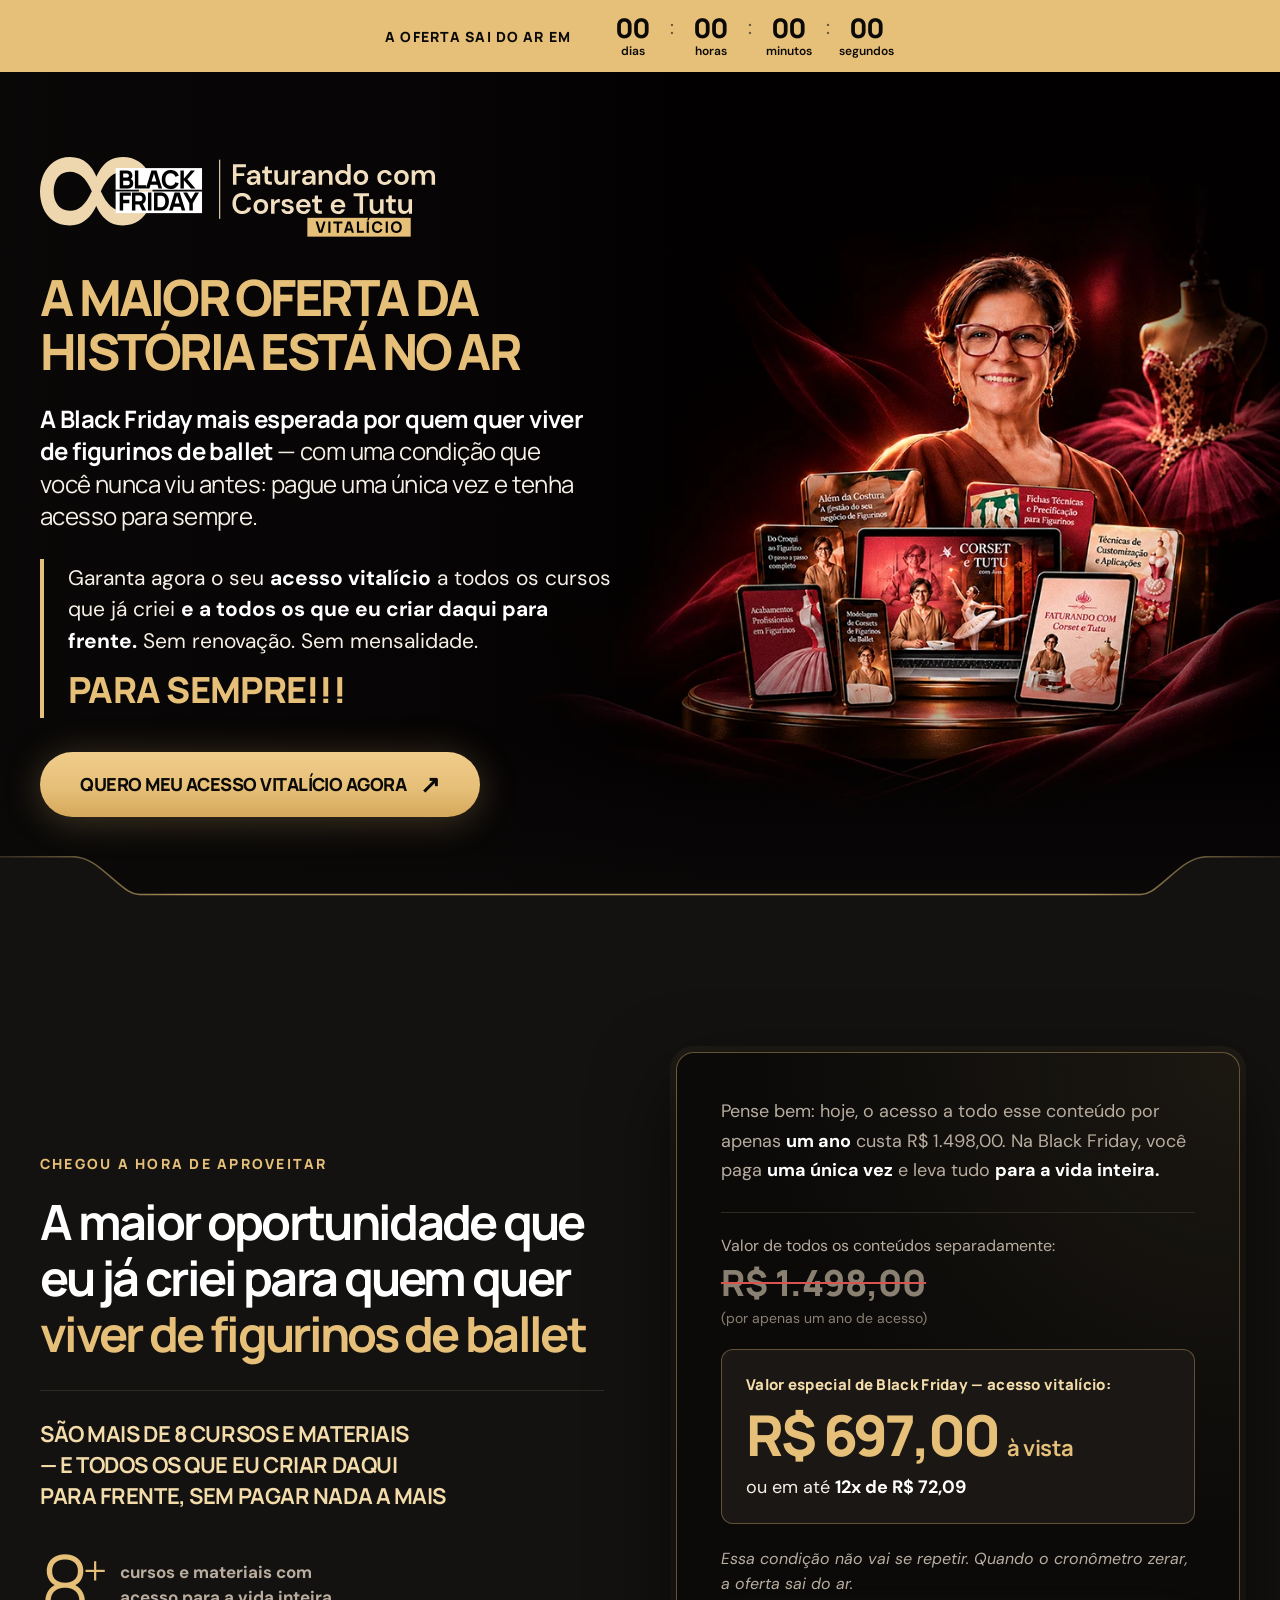
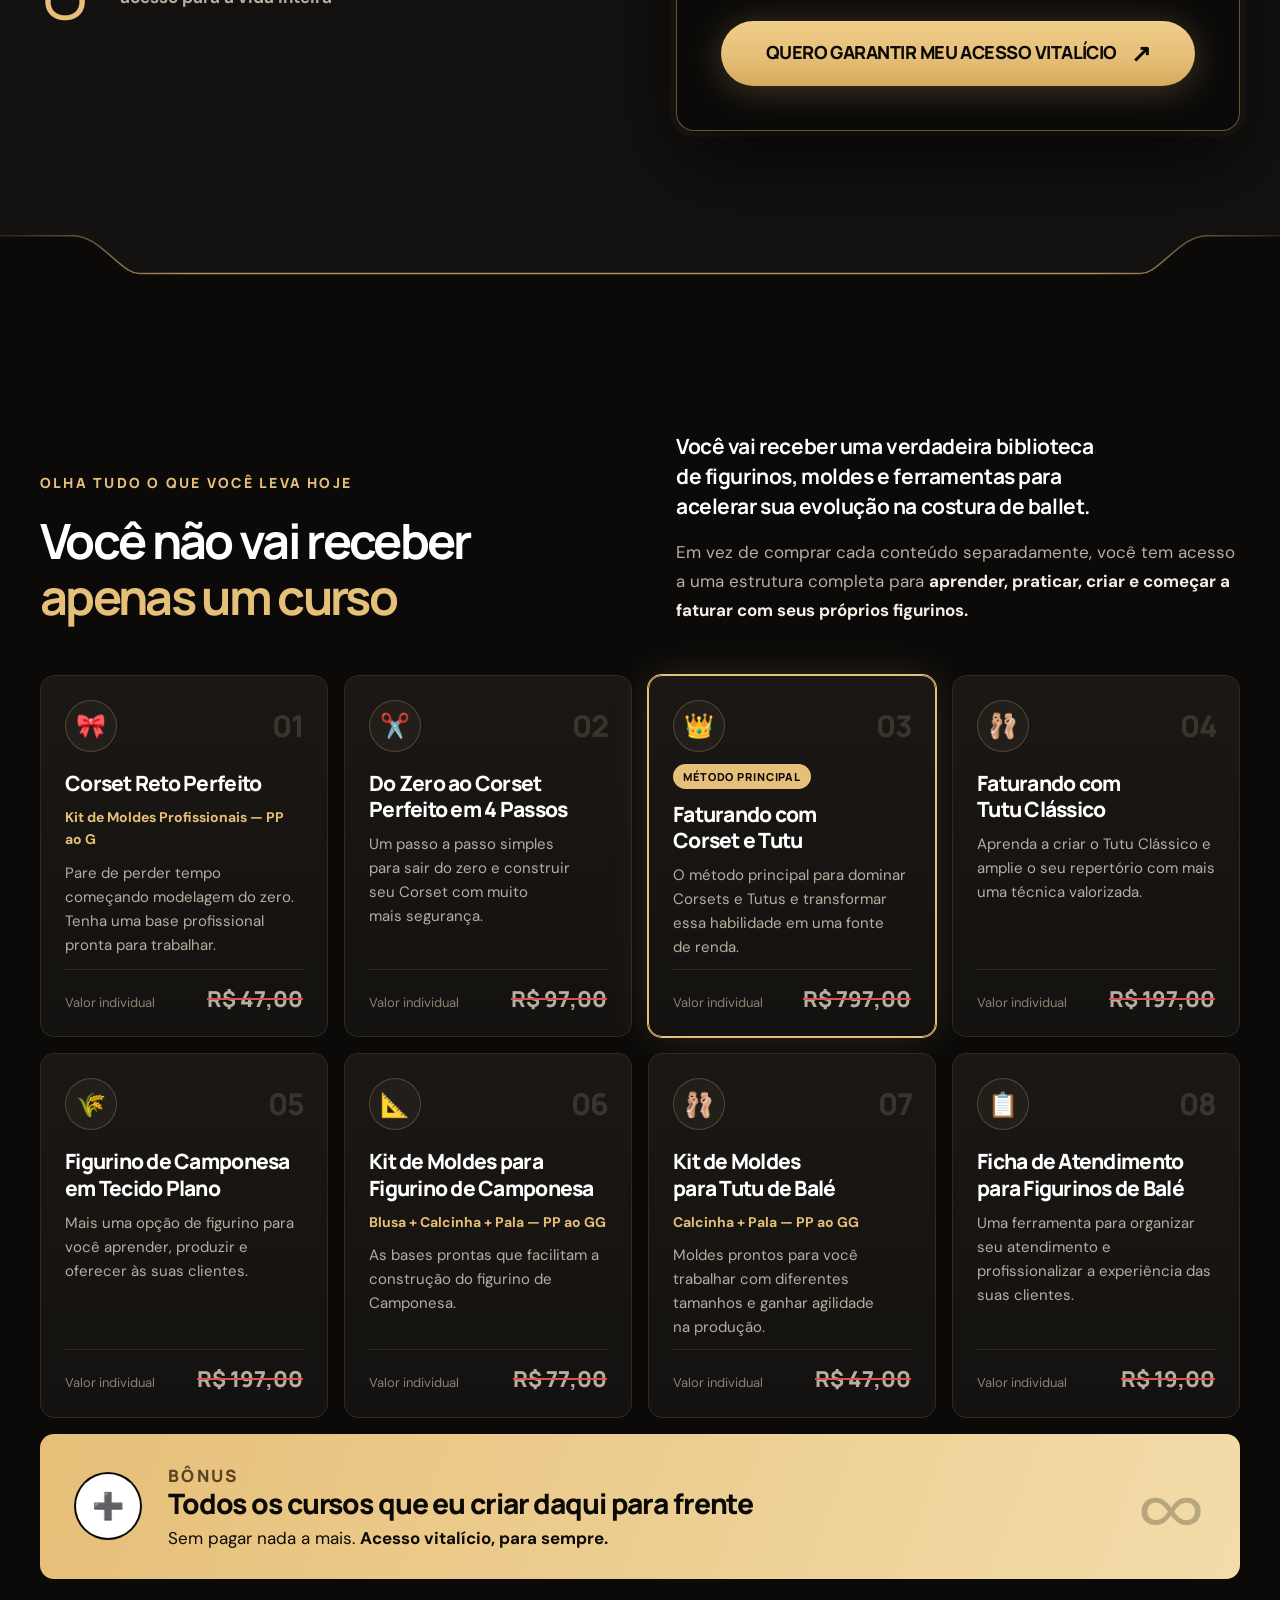
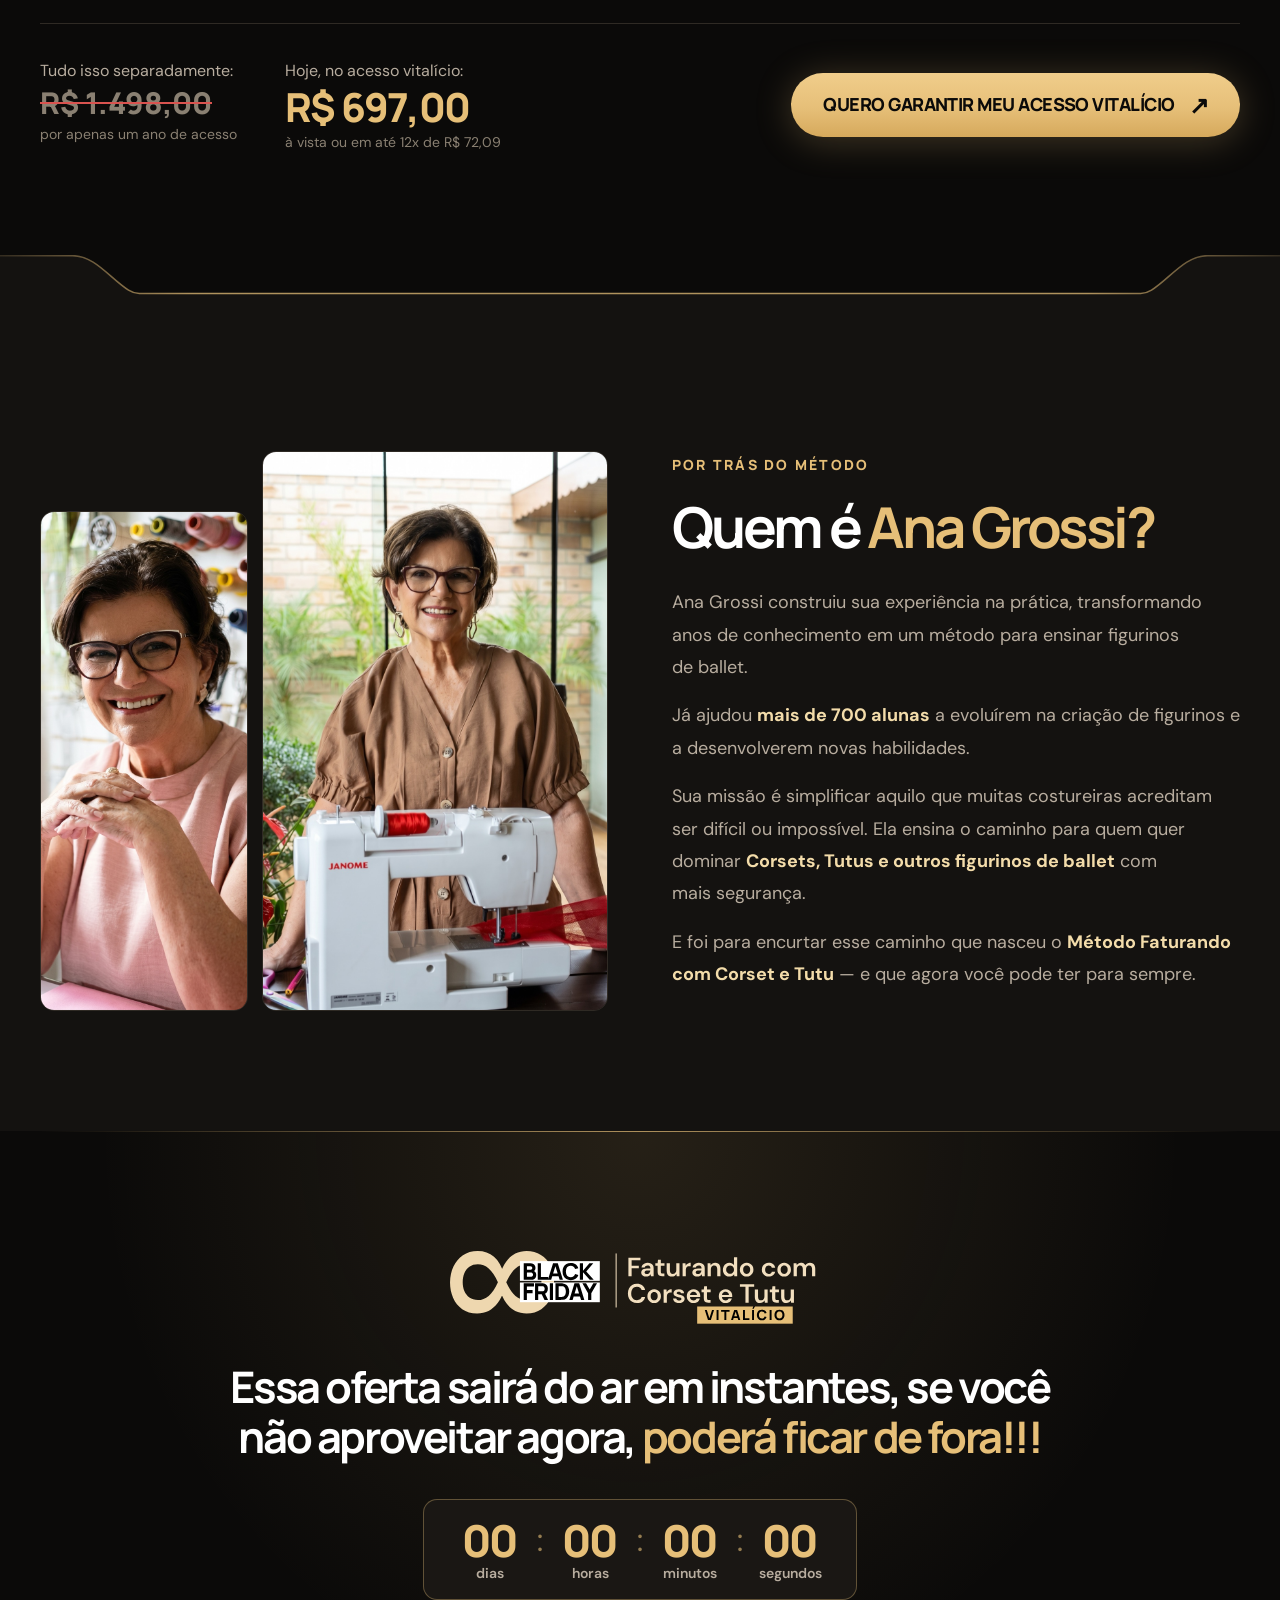
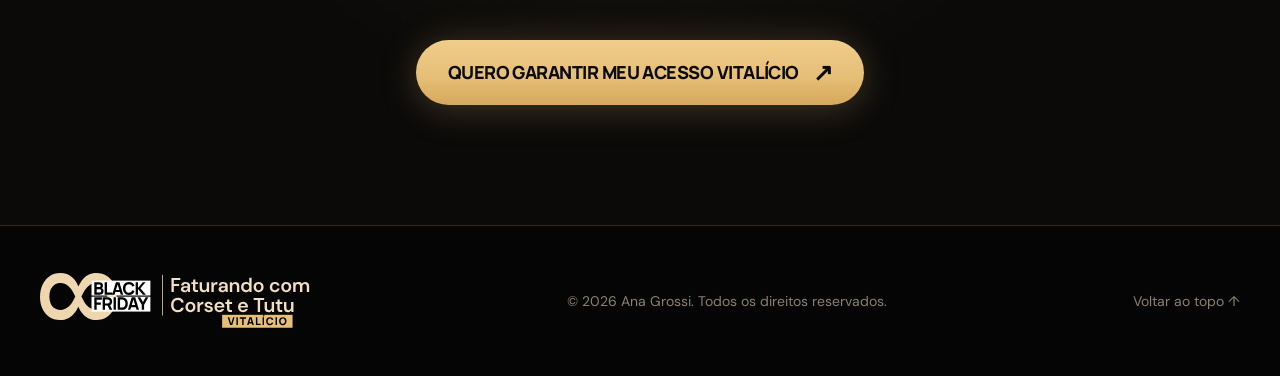
<file: vendas.html>
<!doctype html>
<html lang="pt-BR">
<head>
  <meta charset="utf-8">
  <meta name="viewport" content="width=device-width, initial-scale=1">
  <meta name="theme-color" content="#0b0a09">
  <meta name="description" content="Black Friday Faturando com Corset e Tutu Vitalício: pague uma única vez e tenha acesso para sempre a todos os cursos de Ana Grossi.">
  <title>Black Friday Faturando com Corset e Tutu Vitalício | Ana Grossi</title>
  <link rel="preconnect" href="https://fonts.googleapis.com">
  <link rel="preconnect" href="https://fonts.gstatic.com" crossorigin>
  <link href="https://fonts.googleapis.com/css2?family=DM+Sans:wght@400;500;600;700&family=Manrope:wght@400;500;600;700;800&display=swap" rel="stylesheet">
  <link rel="stylesheet" href="vendas.css?v=13">
  <script src="vendas.js?v=3" defer></script>
</head>
<body>
  <!-- Barra de urgência -->
  <div class="announcement" aria-label="Contagem regressiva para o fim da oferta">
    <div class="announcement__inner shell">
      <span class="announcement__label">A OFERTA SAI DO AR EM</span>
      <div class="countdown" aria-label="Tempo restante">
        <span class="countdown__item"><strong data-unit="days">00</strong><small>dias</small></span>
        <span class="countdown__colon">:</span>
        <span class="countdown__item"><strong data-unit="hours">00</strong><small>horas</small></span>
        <span class="countdown__colon">:</span>
        <span class="countdown__item"><strong data-unit="minutes">00</strong><small>minutos</small></span>
        <span class="countdown__colon">:</span>
        <span class="countdown__item"><strong data-unit="seconds">00</strong><small>segundos</small></span>
      </div>
    </div>
  </div>

  <!-- PRIMEIRA DOBRA -->
  <header class="hero" id="inicio">
    <div class="hero__image" aria-hidden="true"></div>
    <div class="hero__shade" aria-hidden="true"></div>
    <div class="shell hero__inner">
      <div class="hero__content">
        <img class="hero__logo" src="assets/logo-black-ana-vendas.svg" width="411" height="80" alt="Black Friday Faturando com Corset e Tutu Vitalício">
        <h1 class="hero__title">A maior oferta da história está no&nbsp;ar</h1>
        <p class="hero__lead"><strong>A Black Friday mais esperada por quem quer viver de figurinos de ballet</strong> — com uma condição que você nunca viu antes: pague uma única vez e tenha acesso para&nbsp;sempre.</p>
        <p class="hero__support">Garanta agora o seu <strong>acesso vitalício</strong> a todos os cursos que já criei <strong>e a todos os que eu criar daqui para frente.</strong> Sem renovação. Sem mensalidade. <strong class="hero__forever">PARA SEMPRE!!!</strong></p>
        <a class="button" href="#oferta" data-checkout>Quero meu acesso vitalício agora <span aria-hidden="true">↗</span></a>
      </div>
    </div>
  <div class="section-divider section-divider--charcoal" aria-hidden="true"></div>
  </header>

  <main>
    <!-- SEGUNDA DOBRA -->
    <section class="offer section" id="oferta">
      <div class="shell offer__grid">
        <div class="offer__narrative">
          <p class="eyebrow">CHEGOU A HORA DE APROVEITAR</p>
          <h2>A maior oportunidade que eu já criei para quem quer <em>viver de figurinos de ballet</em></h2>
          <p class="offer__highlight">São mais de 8 cursos e materiais — e todos os que eu criar daqui para frente, sem pagar nada a mais</p>
          <div class="offer__stat"><strong>8<span>+</span></strong><span>cursos e materiais com acesso para a vida inteira</span></div>
        </div>

        <div class="price-card">
          <p class="price-card__intro">Pense bem: hoje, o acesso a todo esse conteúdo por apenas <strong>um ano</strong> custa R$ 1.498,00. Na Black Friday, você paga <strong>uma única vez</strong> e leva tudo <strong>para a vida inteira.</strong></p>
          <div class="price-card__old">
            <span>Valor de todos os conteúdos separadamente:</span>
            <s>R$ 1.498,00</s>
            <small>(por apenas um ano de acesso)</small>
          </div>
          <div class="price-card__special">
            <span class="price-card__label">Valor especial de Black Friday — acesso vitalício:</span>
            <strong class="price-card__value">R$ 697,00 <small>à vista</small></strong>
            <span class="price-card__installments">ou em até <b>12x de R$ 72,09</b></span>
          </div>
          <p class="price-card__note"><em>Essa condição não vai se repetir. Quando o cronômetro zerar, a oferta sai do ar.</em></p>
          <a class="button" href="#" data-checkout>Quero garantir meu acesso vitalício <span aria-hidden="true">↗</span></a>
        </div>
      </div>
      <div class="section-divider section-divider--black" aria-hidden="true"></div>
    </section>

    <!-- TERCEIRA DOBRA -->
    <section class="library section" id="conteudos">
      <div class="shell">
        <div class="library__head">
          <div>
            <p class="eyebrow">OLHA TUDO O QUE VOCÊ LEVA HOJE</p>
            <h2>Você não vai receber <em>apenas um curso</em></h2>
          </div>
          <div class="library__intro">
            <p class="library__subtitle">Você vai receber uma verdadeira biblioteca de figurinos, moldes e ferramentas para acelerar sua evolução na costura de ballet.</p>
            <p>Em vez de comprar cada conteúdo separadamente, você tem acesso a uma estrutura completa para <strong>aprender, praticar, criar e começar a faturar com seus próprios figurinos.</strong></p>
          </div>
        </div>

        <div class="course-grid">
          <article class="course-card">
            <div class="course-card__top"><span class="course-card__icon" aria-hidden="true">🎀</span><span class="course-card__num">01</span></div>
            <h3>Corset Reto Perfeito</h3>
            <p class="course-card__subtitle">Kit de Moldes Profissionais — PP ao G</p>
            <p>Pare de perder tempo começando modelagem do zero. Tenha uma base profissional pronta para trabalhar.</p>
            <div class="course-card__price"><span>Valor individual</span><s>R$ 47,00</s></div>
          </article>
          <article class="course-card">
            <div class="course-card__top"><span class="course-card__icon" aria-hidden="true">✂️</span><span class="course-card__num">02</span></div>
            <h3>Do Zero ao Corset Perfeito em 4 Passos</h3>
            <p>Um passo a passo simples para sair do zero e construir seu Corset com muito mais segurança.</p>
            <div class="course-card__price"><span>Valor individual</span><s>R$ 97,00</s></div>
          </article>
          <article class="course-card course-card--featured">
            <div class="course-card__top"><span class="course-card__icon" aria-hidden="true">👑</span><span class="course-card__num">03</span></div>
            <span class="course-card__tag">Método principal</span>
            <h3>Faturando com Corset e Tutu</h3>
            <p>O método principal para dominar Corsets e Tutus e transformar essa habilidade em uma fonte de renda.</p>
            <div class="course-card__price"><span>Valor individual</span><s>R$ 797,00</s></div>
          </article>
          <article class="course-card">
            <div class="course-card__top"><span class="course-card__icon" aria-hidden="true">🩰</span><span class="course-card__num">04</span></div>
            <h3>Faturando com Tutu Clássico</h3>
            <p>Aprenda a criar o Tutu Clássico e amplie o seu repertório com mais uma técnica valorizada.</p>
            <div class="course-card__price"><span>Valor individual</span><s>R$ 197,00</s></div>
          </article>
          <article class="course-card">
            <div class="course-card__top"><span class="course-card__icon" aria-hidden="true">🌾</span><span class="course-card__num">05</span></div>
            <h3>Figurino de Camponesa em Tecido Plano</h3>
            <p>Mais uma opção de figurino para você aprender, produzir e oferecer às suas clientes.</p>
            <div class="course-card__price"><span>Valor individual</span><s>R$ 197,00</s></div>
          </article>
          <article class="course-card">
            <div class="course-card__top"><span class="course-card__icon" aria-hidden="true">📐</span><span class="course-card__num">06</span></div>
            <h3>Kit de Moldes para Figurino de Camponesa</h3>
            <p class="course-card__subtitle">Blusa + Calcinha + Pala — PP ao GG</p>
            <p>As bases prontas que facilitam a construção do figurino de Camponesa.</p>
            <div class="course-card__price"><span>Valor individual</span><s>R$ 77,00</s></div>
          </article>
          <article class="course-card">
            <div class="course-card__top"><span class="course-card__icon" aria-hidden="true">🩰</span><span class="course-card__num">07</span></div>
            <h3>Kit de Moldes para Tutu de Balé</h3>
            <p class="course-card__subtitle">Calcinha + Pala — PP ao GG</p>
            <p>Moldes prontos para você trabalhar com diferentes tamanhos e ganhar agilidade na produção.</p>
            <div class="course-card__price"><span>Valor individual</span><s>R$ 47,00</s></div>
          </article>
          <article class="course-card">
            <div class="course-card__top"><span class="course-card__icon" aria-hidden="true">📋</span><span class="course-card__num">08</span></div>
            <h3>Ficha de Atendimento para Figurinos de Balé</h3>
            <p>Uma ferramenta para organizar seu atendimento e profissionalizar a experiência das suas clientes.</p>
            <div class="course-card__price"><span>Valor individual</span><s>R$ 19,00</s></div>
          </article>
        </div>

        <article class="bonus-card">
          <span class="bonus-card__icon" aria-hidden="true">➕</span>
          <div>
            <p class="bonus-card__label">BÔNUS</p>
            <h3>Todos os cursos que eu criar daqui para frente</h3>
            <p>Sem pagar nada a mais. <strong>Acesso vitalício, para sempre.</strong></p>
          </div>
          <span class="bonus-card__infinity" aria-hidden="true">∞</span>
        </article>

        <div class="summary">
          <div class="summary__prices">
            <div class="summary__old"><span>Tudo isso separadamente:</span><s>R$ 1.498,00</s><small>por apenas um ano de acesso</small></div>
            <div class="summary__new"><span>Hoje, no acesso vitalício:</span><strong>R$ 697,00</strong><small>à vista ou em até 12x de R$ 72,09</small></div>
          </div>
          <a class="button" href="#" data-checkout>Quero garantir meu acesso vitalício <span aria-hidden="true">↗</span></a>
        </div>
      </div>
      <div class="section-divider section-divider--charcoal" aria-hidden="true"></div>
    </section>

    <!-- QUEM É ANA GROSSI -->
    <section class="about section" id="ana">
      <div class="shell about__grid">
        <div class="about__photos">
          <img class="about__photo about__photo--portrait" src="assets/ana-retrato.jpg" alt="Retrato de Ana Grossi em seu ateliê" loading="lazy">
          <img class="about__photo about__photo--work" src="assets/ana-costura.jpg" alt="Ana Grossi em sua máquina de costura" loading="lazy">
        </div>
        <div class="about__copy">
          <p class="eyebrow">POR TRÁS DO MÉTODO</p>
          <h2>Quem é <em>Ana Grossi?</em></h2>
          <p>Ana Grossi construiu sua experiência na prática, transformando anos de conhecimento em um método para ensinar figurinos de ballet.</p>
          <p>Já ajudou <strong>mais de 700 alunas</strong> a evoluírem na criação de figurinos e a desenvolverem novas habilidades.</p>
          <p>Sua missão é simplificar aquilo que muitas costureiras acreditam ser difícil ou impossível. Ela ensina o caminho para quem quer dominar <strong>Corsets, Tutus e outros figurinos de ballet</strong> com mais segurança.</p>
          <p>E foi para encurtar esse caminho que nasceu o <strong>Método Faturando com Corset e Tutu</strong> — e que agora você pode ter para sempre.</p>
        </div>
      </div>
    </section>

    <!-- CTA FINAL -->
    <section class="final-cta section">
      <div class="shell final-cta__inner">
        <img class="final-cta__logo" src="assets/logo-black-ana-vendas.svg" width="411" height="80" alt="Black Friday Faturando com Corset e Tutu Vitalício">
        <h2>Essa oferta sairá do ar em instantes, se você não aproveitar agora, <em>poderá ficar de fora!!!</em></h2>
        <div class="countdown countdown--large" aria-label="Tempo restante">
          <span class="countdown__item"><strong data-unit="days">00</strong><small>dias</small></span>
          <span class="countdown__colon">:</span>
          <span class="countdown__item"><strong data-unit="hours">00</strong><small>horas</small></span>
          <span class="countdown__colon">:</span>
          <span class="countdown__item"><strong data-unit="minutes">00</strong><small>minutos</small></span>
          <span class="countdown__colon">:</span>
          <span class="countdown__item"><strong data-unit="seconds">00</strong><small>segundos</small></span>
        </div>
        <a class="button" href="#" data-checkout>Quero garantir meu acesso vitalício <span aria-hidden="true">↗</span></a>
      </div>
    </section>
  </main>

  <footer class="footer">
    <div class="shell footer__inner">
      <img class="footer__logo" src="assets/logo-black-ana-vendas.svg" width="411" height="80" alt="Black Friday Faturando com Corset e Tutu Vitalício">
      <span>© 2026 Ana Grossi. Todos os direitos reservados.</span>
      <a href="#inicio">Voltar ao topo ↑</a>
    </div>
  </footer>
</body>
</html>
</file>
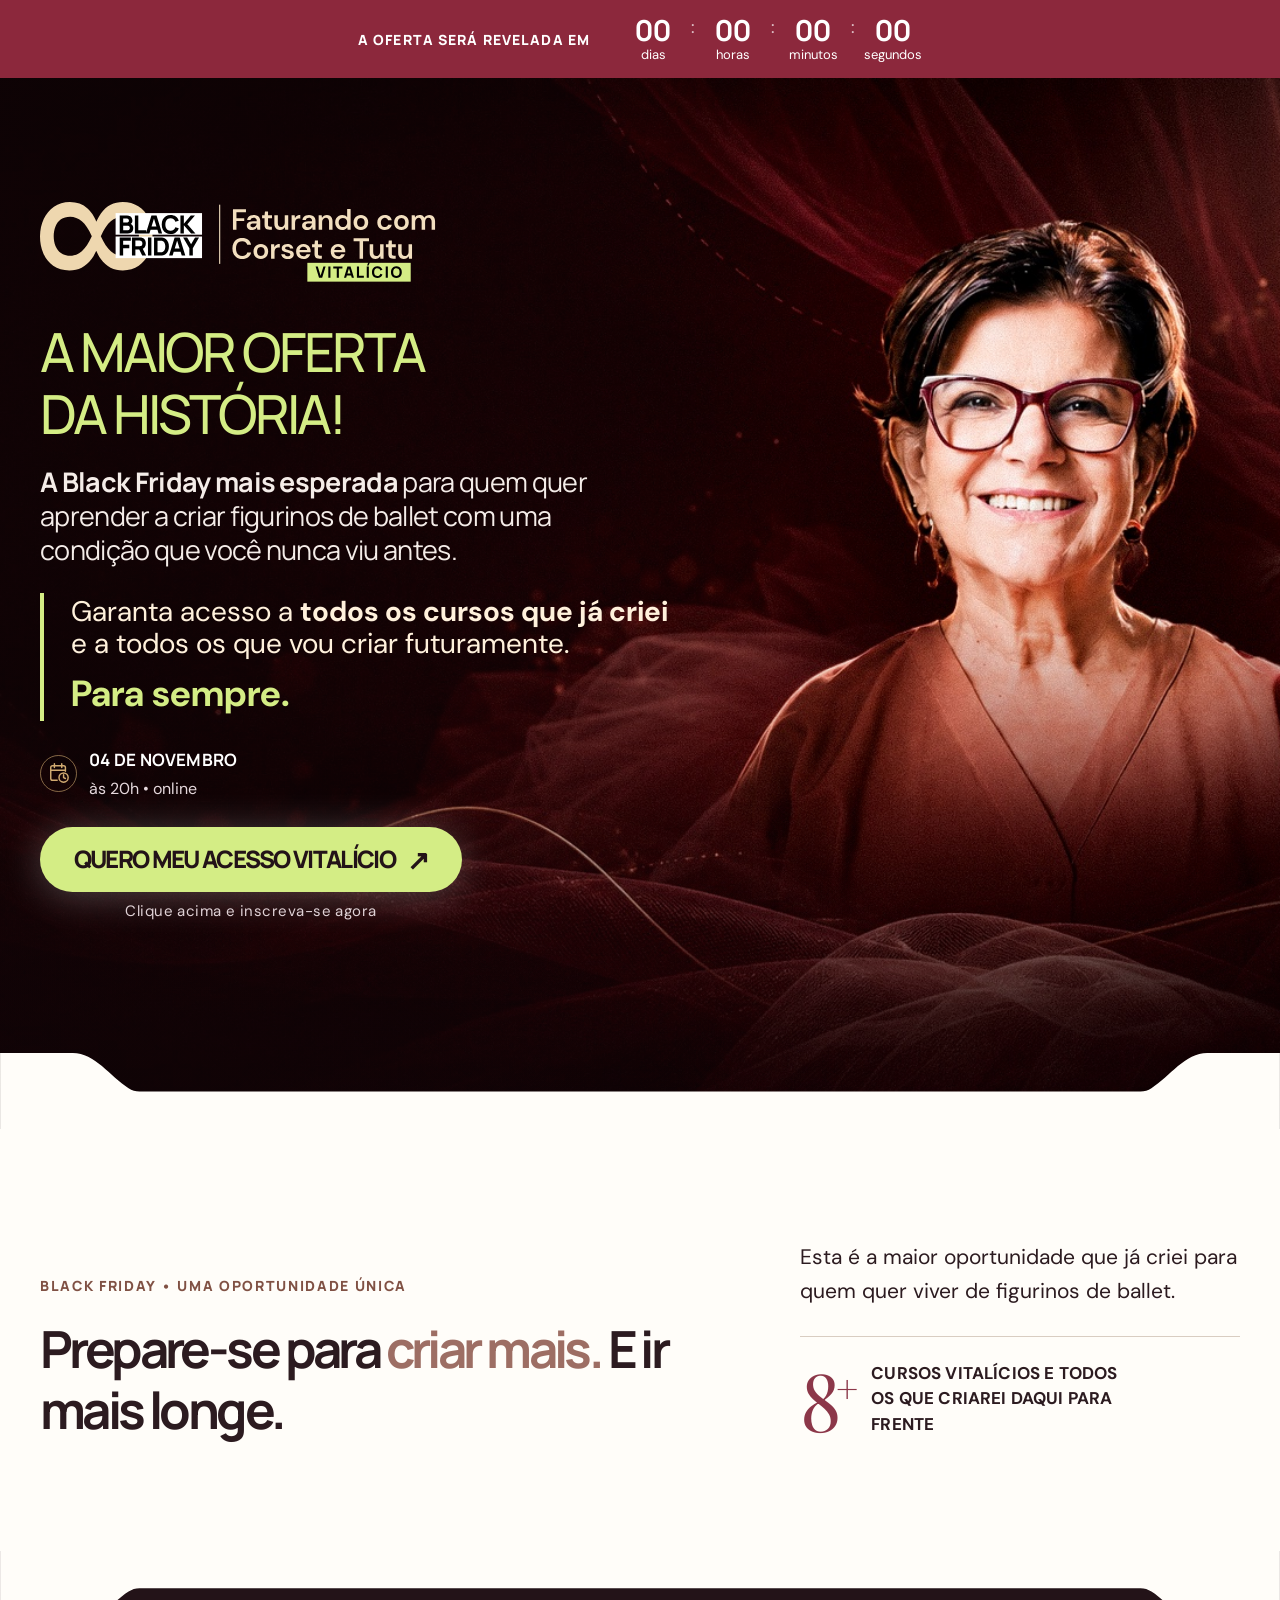
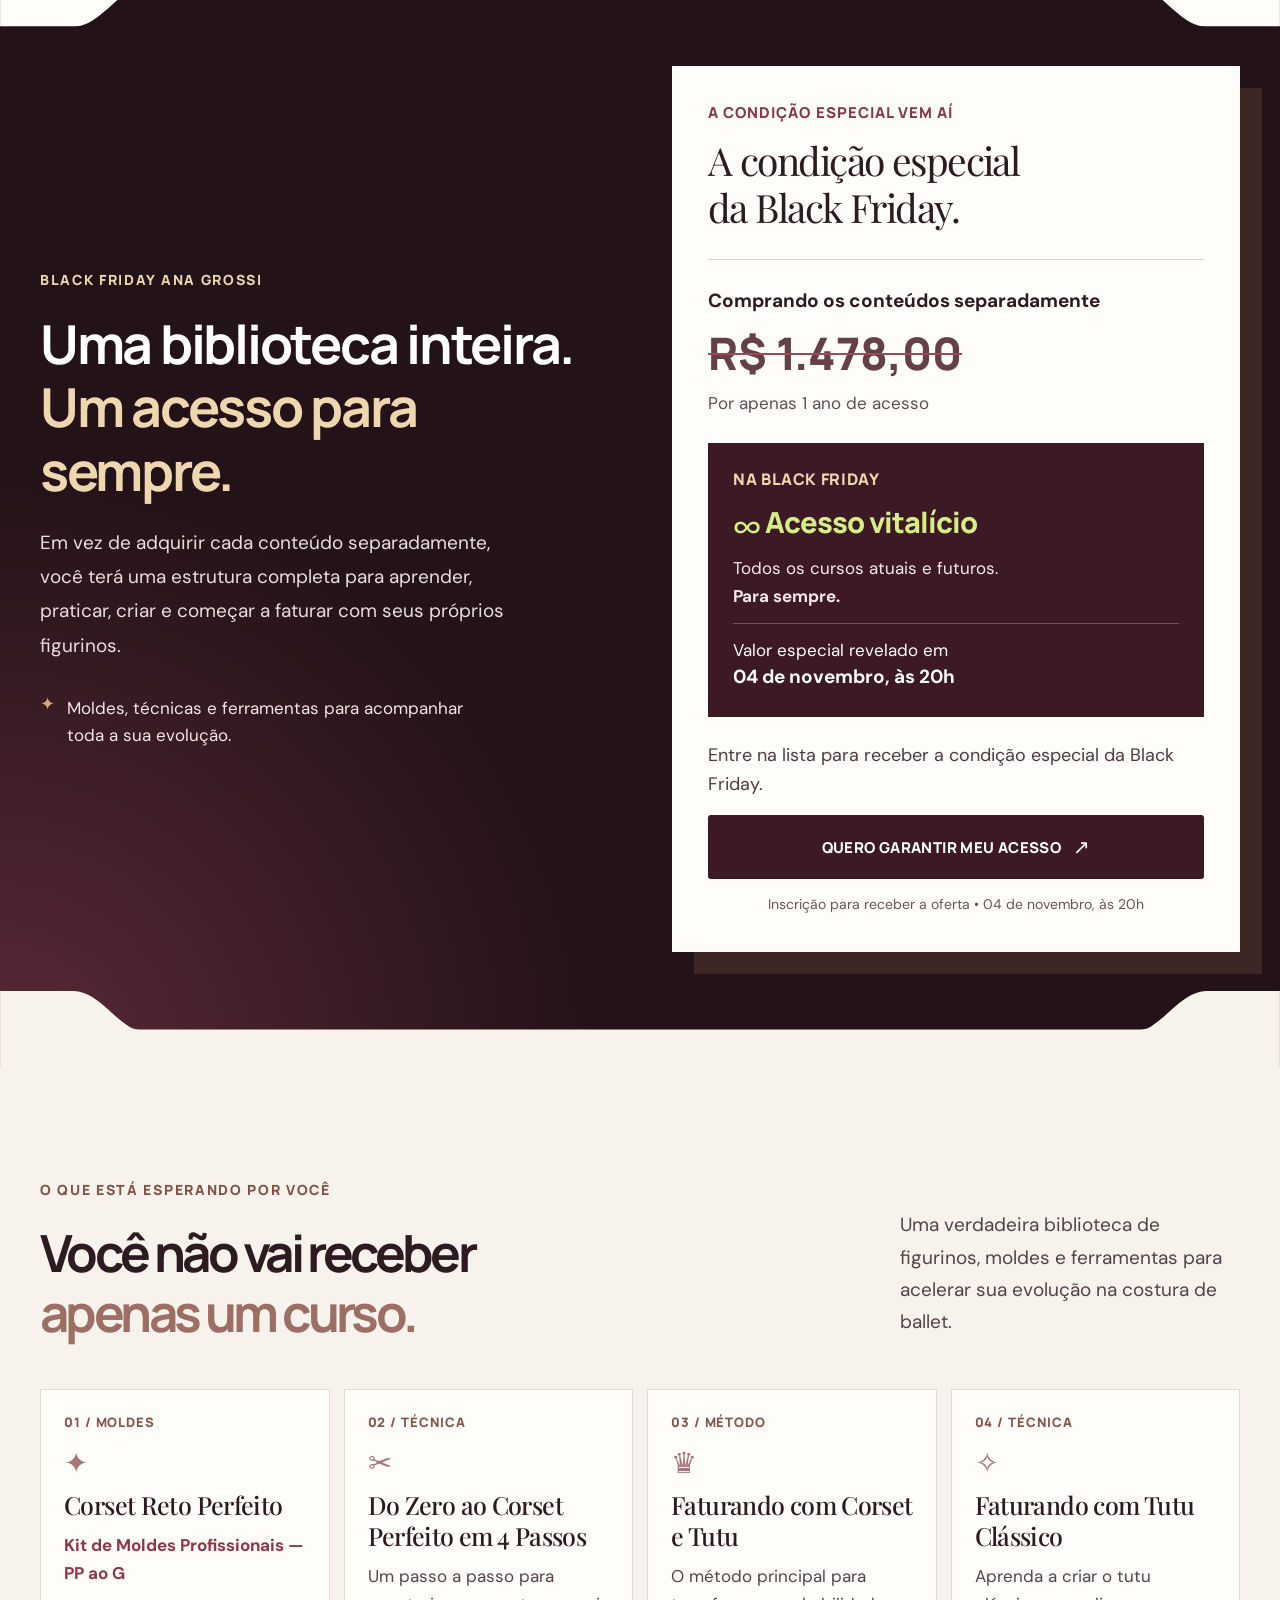
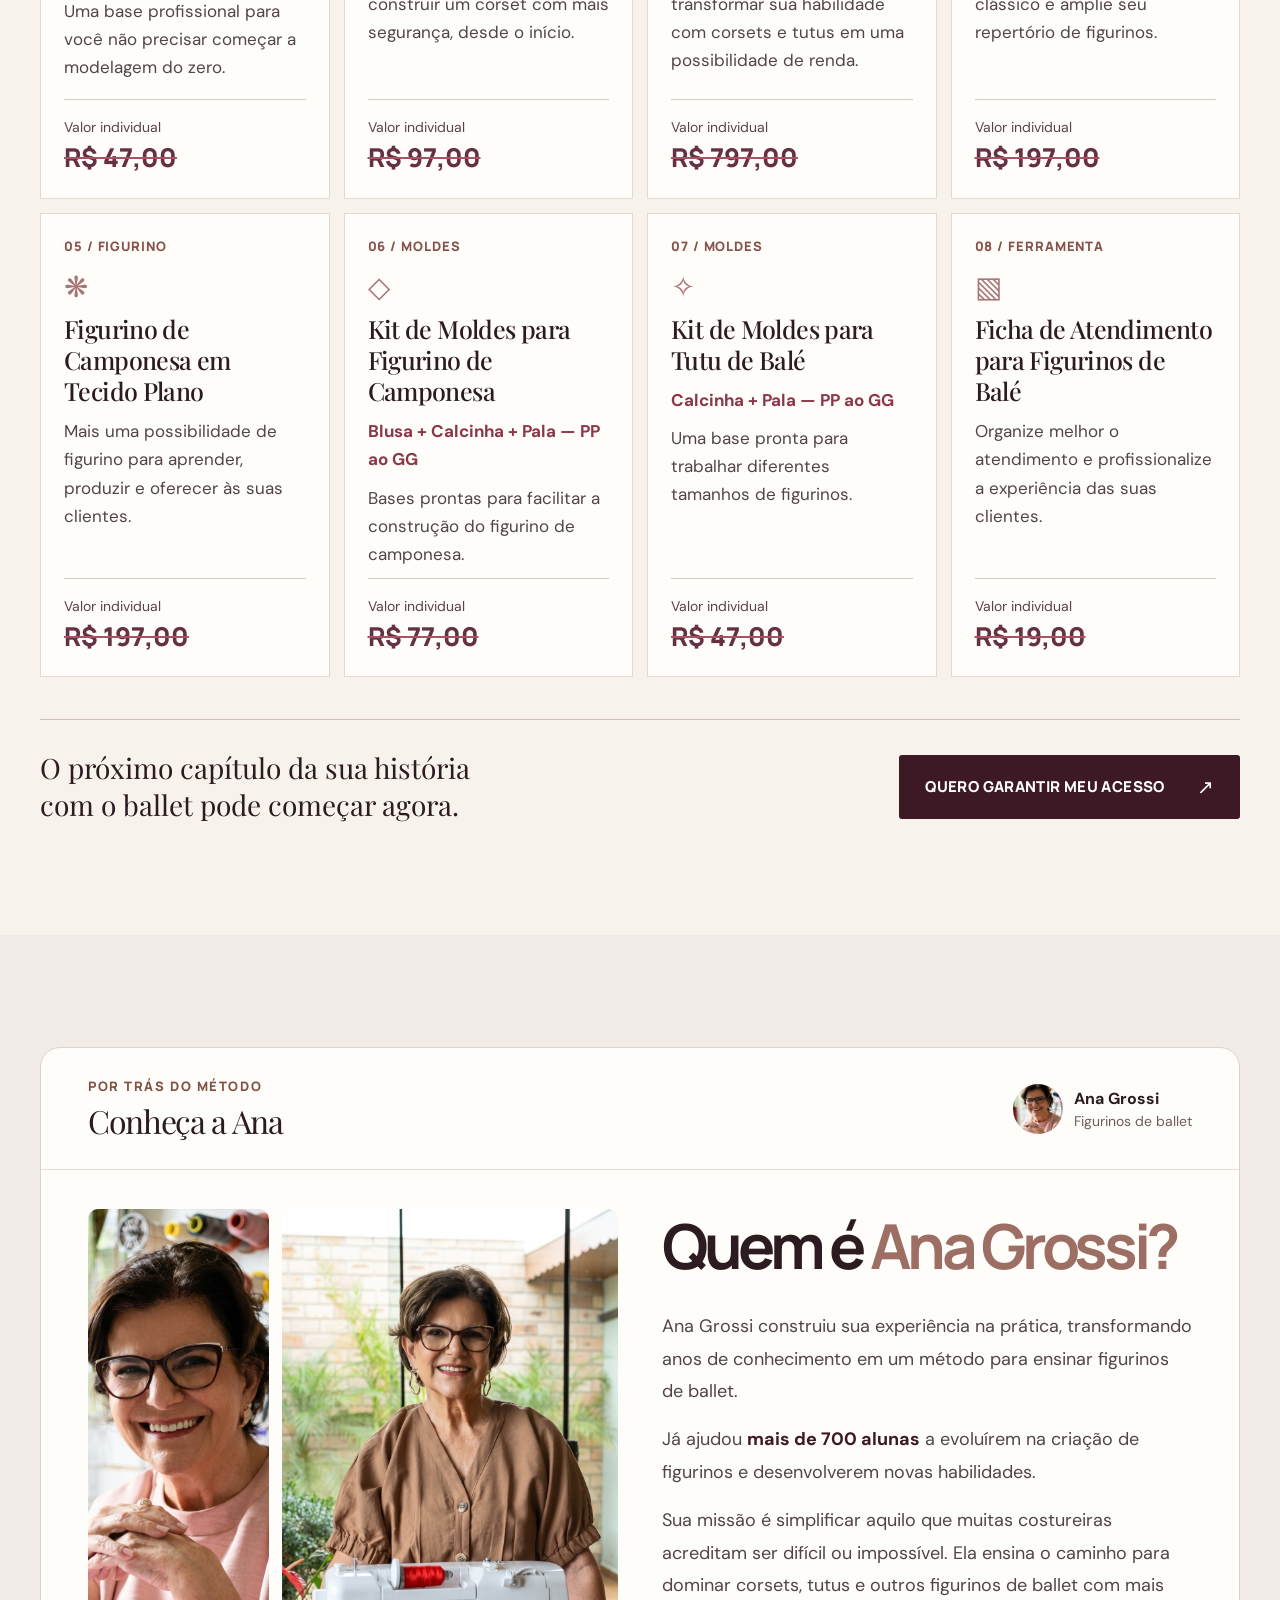
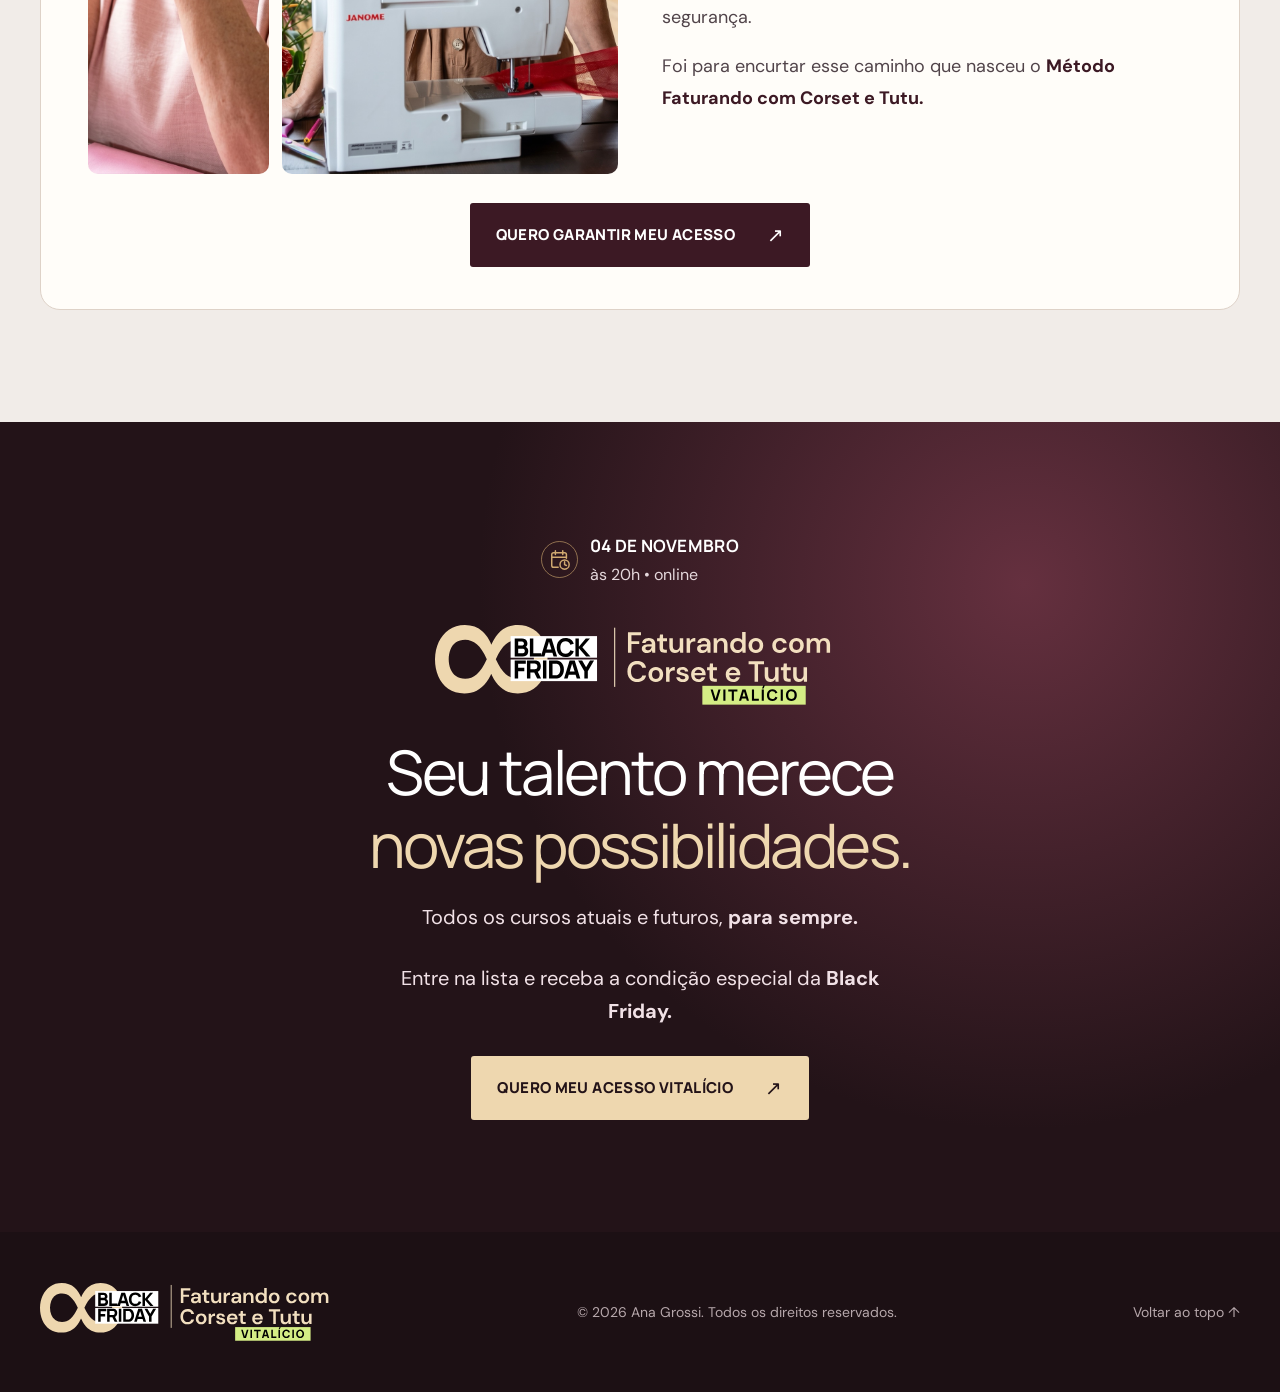
<file: elementor/previa-captura.html>
<!doctype html><html lang="pt-BR"><head><meta charset="utf-8"><meta name="viewport" content="width=device-width, initial-scale=1"><title>Ana Grossi — prévia captura Elementor</title><style>body{margin:0;font-family:serif}h1,h2,h3{color:blue;font-family:serif}button{background:purple;border-radius:99px}img{border-radius:40px}.elementor-widget-container{width:100%;padding:0}</style></head><body><div class="elementor-widget-container"><!-- ANA GROSSI — Cole TODO este arquivo em um único widget HTML do Elementor.
Configuração: altere somente os endereços abaixo conforme o seu WordPress.
Imagens hospedadas no GitHub Pages; podem ser substituídas pelas URLs da Biblioteca de Mídia.
-->
<div id="ag-captura" class="ag-widget capture-page" lang="pt-BR"
  data-thank-you-url="previa-obrigado.html"
  data-event-date="2026-11-04T20:00:00-03:00"
  data-signup-url="https://docs.google.com/forms/u/0/d/e/1FAIpQLSesqgs8C93wrMTUBx5G3-d0_HWc4VWLtqYnhVxAD3VEPht8SQ/formResponse"
  data-entry-email="entry.28353585"
  data-entry-phone="entry.380153872">
<link href="https://fonts.googleapis.com/css2?family=DM+Sans:wght@400;500;600;700&family=Manrope:wght@400;500;600;700;800&family=Playfair+Display:wght@400;500;600;700&display=swap" rel="stylesheet">
<style>

#ag-captura{display:block;position:relative;width:100%;max-width:none;margin:0;padding:0;text-align:left;font:400 16px/normal 'DM Sans',sans-serif;letter-spacing:normal;text-transform:none;isolation:isolate}
.elementor .e-con:has(#ag-captura),.elementor .e-con-inner:has(#ag-captura){width:100%;max-width:none;padding:0;gap:0;--container-max-width:100%;--padding-top:0px;--padding-bottom:0px;--padding-left:0px;--padding-right:0px}
body:has(#ag-captura) .wpp-btn{display:none!important}
#ag-captura,#ag-captura *,#ag-captura *::before,#ag-captura *::after{box-sizing:border-box}
#ag-captura :where(h1,h2,h3,h4,p,ol,ul,figure){margin:0 0 1em;padding:0;color:inherit;font-family:inherit;letter-spacing:normal;text-transform:none}
#ag-captura :where(h1,h2,h3,h4){font-weight:700;line-height:1.2}
#ag-captura :where(button,input){font:inherit;box-shadow:none;text-shadow:none}
#ag-captura button{border-radius:0;text-decoration:none}
#ag-captura a{text-decoration:none;color:inherit}
#ag-captura img{max-width:100%;height:auto;border:0;box-shadow:none;border-radius:0}
#ag-captura svg{max-width:100%;flex-shrink:0}
#ag-captura strong{font-weight:700}
#ag-captura small{font-size:80%}
#ag-captura [hidden]{display:none!important}
#ag-captura{--ink:#2c1b20;--wine:#3c1924;--wine-deep:#231318;--cream:#f8f4ee;--paper:#fffdf9;--blush:#eee5dc;--line:#d9cdc2;--gold:#d1aa71;--gold-light:#eed7af;--muted:#75656a;--font-sans:'DM Sans',sans-serif;--font-head:'Playfair Display',Georgia,serif}
#ag-captura *,#ag-captura *::before,#ag-captura *::after{box-sizing:border-box}
#ag-captura{scroll-behavior:smooth}
#ag-captura{margin:0;color:var(--ink);background:var(--cream);font-family:var(--font-sans);-webkit-font-smoothing:antialiased}
#ag-captura button,#ag-captura input{font:inherit}
#ag-captura button{cursor:pointer}
#ag-captura a{color:inherit;text-decoration:none}
#ag-captura .shell{width:min(100% - 64px,1200px);margin-inline:auto}
#ag-captura .section{padding:112px 0}
#ag-captura .announcement{background:#8c283c;color:#fff;position:relative;z-index:2}
#ag-captura .announcement__inner{min-height:64px;display:flex;align-items:center;justify-content:center;gap:34px}
#ag-captura .announcement__label{font-family:Manrope,sans-serif;font-size:11px;font-weight:800;letter-spacing:.2em;white-space:nowrap}
#ag-captura .countdown{display:flex;align-items:center;gap:9px}
#ag-captura .countdown__item{display:flex;min-width:47px;align-items:center;flex-direction:column;line-height:1.1}
#ag-captura .countdown__item strong{font-family:Manrope,sans-serif;font-size:22px;line-height:1;font-weight:700;font-variant-numeric:tabular-nums}
#ag-captura .countdown__item small{font-size:9px;letter-spacing:.08em;text-transform:uppercase;margin-top:3px}
#ag-captura .countdown__colon{font-size:18px;align-self:flex-start;line-height:22px;opacity:.7}
#ag-captura .hero{position:relative;min-height:clamp(850px,40vw,1050px);color:#fff;overflow:hidden;background:var(--wine-deep)}
#ag-captura .hero__image,#ag-captura .hero__shade{position:absolute;inset:0}
#ag-captura .hero__image{background-image:url('https://verus-std.github.io/ana-grossi-black-friday/assets/hero-ana.jpg');background-size:cover;background-position:center top}
#ag-captura .hero__shade{background:linear-gradient(90deg,rgba(24,6,10,.46) 0%,rgba(28,7,13,.25) 41%,transparent 72%),linear-gradient(0deg,rgba(20,4,9,.32),transparent 32%)}
#ag-captura .hero__inner{position:relative;min-height:clamp(850px,40vw,1050px);padding-top:40px;padding-bottom:75px;display:flex;flex-direction:column;align-items:flex-start}
#ag-captura .brand{display:inline-flex;align-items:center;gap:11px;color:#fff}
#ag-captura .brand__mark{width:39px;height:39px;display:grid;place-items:center;border:1px solid currentColor;border-radius:50%;font:italic 16px var(--font-head);letter-spacing:-.12em;padding-right:3px}
#ag-captura .brand__name{font-family:Manrope,sans-serif;font-weight:700;font-size:16px;letter-spacing:.22em;line-height:1.1}
#ag-captura .brand__name small{display:block;font-family:var(--font-sans);font-size:7px;font-weight:600;letter-spacing:.31em;margin-top:6px}
#ag-captura .hero__content{max-width:690px;margin-top:auto;padding-top:75px}
#ag-captura .eyebrow{font-family:Manrope,sans-serif;color:#956e62;font-weight:800;font-size:11px;letter-spacing:.22em;line-height:1.5;margin:0 0 22px}
#ag-captura .eyebrow--light{color:var(--gold-light)}
#ag-captura .eyebrow__line{display:inline-block;width:28px;height:1px;background:currentColor;vertical-align:middle;margin-right:10px}
#ag-captura .hero__edition{font-family:Manrope,sans-serif;letter-spacing:.32em;font-size:14px;font-weight:800;color:var(--gold);margin:0 0 12px}
#ag-captura .hero__edition span{font-size:10px;letter-spacing:.1em;vertical-align:top;margin-left:2px}
#ag-captura .hero h1{font:500 clamp(55px,5.6vw,84px)/1.05 var(--font-head);letter-spacing:-.046em;margin:0 0 25px}
#ag-captura .hero h1 em,#ag-captura .section h2 em,#ag-captura .thanks h1 em{font-weight:400;color:var(--gold-light)}
#ag-captura .hero__lifetime{display:inline-block;vertical-align:middle;margin-left:17px;padding:7px 10px 8px;border:1px solid rgba(238,215,175,.7);border-radius:2px;color:var(--gold-light);font:700 11px Manrope,sans-serif;text-transform:uppercase;letter-spacing:.14em;transform:rotate(-5deg)}
#ag-captura .hero__lead{font-size:18px;line-height:1.55;max-width:590px;margin:0 0 15px;color:#f4ece8}
#ag-captura .hero__support{font-size:15px;line-height:1.7;color:#d9cdd0;max-width:545px;margin:0 0 25px}
#ag-captura .hero__support strong{color:#fff}
#ag-captura .hero__event{display:flex;align-items:center;gap:12px;margin-bottom:26px}
#ag-captura .event-icon{width:37px;height:37px;border:1px solid rgba(209,170,113,.6);border-radius:50%;display:grid;place-items:center;color:var(--gold);font-size:18px}
#ag-captura .hero__event strong,#ag-captura .hero__event small{display:block}
#ag-captura .hero__event strong{font:700 13px Manrope,sans-serif;letter-spacing:.07em;text-transform:uppercase}
#ag-captura .hero__event small{font-size:12px;color:#d8c6c9;margin-top:3px}
#ag-captura .button{display:inline-flex;align-items:center;justify-content:center;gap:32px;min-height:57px;padding:15px 27px;border:1px solid transparent;border-radius:3px;font:800 12px Manrope,sans-serif;letter-spacing:.08em;text-transform:uppercase;transition:transform .2s,background .2s,box-shadow .2s}
#ag-captura .button:hover{transform:translateY(-2px);box-shadow:0 10px 24px rgba(0,0,0,.15)}
#ag-captura .button:focus-visible,#ag-captura .modal__close:focus-visible,#ag-captura a:focus-visible{outline:3px solid #c68745;outline-offset:4px}
#ag-captura .button span{font-size:20px;font-weight:400;line-height:1}
#ag-captura .button--gold{background:var(--gold-light);color:var(--wine-deep)}
#ag-captura .button--gold:hover{background:#f7e4c4}
#ag-captura .button--wine{background:var(--wine);color:#fff}
#ag-captura .button--wine:hover{background:#64283a}
#ag-captura .hero__hint{font-size:11px;color:#bdafb0;margin:12px 0 0;letter-spacing:.03em}
#ag-captura .hero__side-note{position:absolute;right:0;bottom:71px;writing-mode:vertical-rl;font:700 9px Manrope,sans-serif;letter-spacing:.24em;color:#fff9;display:flex;align-items:center;gap:12px}
#ag-captura .hero__side-note span{color:var(--gold)}
#ag-captura .intro{background:var(--paper)}
#ag-captura .intro__grid{display:grid;grid-template-columns:1.2fr .8fr;gap:100px;align-items:end}
#ag-captura .section h2{font:400 clamp(38px,4vw,62px)/1.18 var(--font-head);letter-spacing:-.042em;margin:0}
#ag-captura .intro h2 em,#ag-captura .library h2 em,#ag-captura .about h2 em{color:#9d6e64}
#ag-captura .intro__body>p{font-size:19px;line-height:1.6;max-width:480px;margin:0}
#ag-captura .intro__divider{height:1px;background:var(--line);margin:28px 0 22px}
#ag-captura .intro__stat{display:flex;align-items:center;gap:20px}
#ag-captura .intro__stat strong{font:400 80px/1 var(--font-head);letter-spacing:-.08em;color:#8c3749}
#ag-captura .intro__stat strong span{font-size:38px;vertical-align:top;line-height:1.5}
#ag-captura .intro__stat>span{font-size:13px;line-height:1.5;max-width:200px;text-transform:uppercase;letter-spacing:.05em;font-weight:700}
#ag-captura .offer{background:radial-gradient(circle at 0 100%,#5c2938,transparent 35%),var(--wine-deep);color:#fff;position:relative;overflow:hidden}
#ag-captura .offer__grid{display:grid;grid-template-columns:1fr .9fr;gap:100px;align-items:center;position:relative}
#ag-captura .offer h2{font-size:clamp(42px,4.2vw,63px);margin-bottom:24px}
#ag-captura .offer h2 em{color:var(--gold-light)}
#ag-captura .offer__narrative>p:not(.eyebrow){font-size:16px;line-height:1.8;color:#d6c8ca;max-width:495px}
#ag-captura .offer__details{display:flex;align-items:flex-start;gap:12px;color:#ead8d6;font-size:13px;line-height:1.6;margin-top:32px;max-width:430px}
#ag-captura .offer__details span{color:var(--gold);font-size:18px;line-height:1.1}
#ag-captura .offer-card{background:var(--paper);color:var(--ink);padding:42px 44px 38px;box-shadow:22px 22px 0 rgba(181,134,101,.17)}
#ag-captura .offer-card__top{font:800 10px Manrope,sans-serif;letter-spacing:.22em;color:#9b5260;margin:0 0 14px}
#ag-captura .offer-card h3{font:400 38px/1.18 var(--font-head);letter-spacing:-.04em;margin:0 0 28px}
#ag-captura .price-line{display:flex;justify-content:space-between;gap:14px;padding:17px 0;border-top:1px solid var(--line);font-size:13px;line-height:1.4}
#ag-captura .price-line span{font-weight:700}
#ag-captura .price-line small{font-weight:400;color:var(--muted)}
#ag-captura .price-line s{color:#a09596;white-space:nowrap}
#ag-captura .price-line--special{border-bottom:1px solid var(--line);align-items:center}
#ag-captura .price-line--special strong{color:#8c283c;text-align:right;max-width:160px}
#ag-captura .offer-card__note{font-size:13px;line-height:1.5;margin:24px 0 17px;color:#6c5d60}
#ag-captura .offer-card .button{width:100%;gap:12px}
#ag-captura .offer-card__foot{display:block;text-align:center;color:#8c7e80;font-size:10px;margin-top:14px}
#ag-captura .library{background:#f7f2eb}
#ag-captura .library__head{display:flex;justify-content:space-between;gap:70px;align-items:end;margin-bottom:46px}
#ag-captura .library__head>p{max-width:340px;font-size:16px;line-height:1.7;color:#625559;margin-bottom:4px}
#ag-captura .course-grid{display:grid;grid-template-columns:repeat(4,1fr);gap:14px}
#ag-captura .course-card{min-height:318px;display:flex;flex-direction:column;background:var(--paper);border:1px solid #e5dad0;padding:24px;transition:transform .2s,box-shadow .2s}
#ag-captura .course-card:hover{transform:translateY(-4px);box-shadow:0 12px 28px #2c1b2010}
#ag-captura .course-card__num{font:800 10px Manrope,sans-serif;letter-spacing:.15em;color:#a37369}
#ag-captura .course-card__icon{font:400 29px var(--font-head);color:#a87478;margin:16px 0 13px;height:29px;line-height:1}
#ag-captura .course-card h3{font:500 21px/1.26 var(--font-head);letter-spacing:-.025em;margin:0 0 11px}
#ag-captura .course-card p{font-size:12px;line-height:1.55;color:#665b5d;margin:0 0 10px}
#ag-captura .course-card .course-card__subtitle{color:#8c3749;font-weight:700}
#ag-captura .course-card__price{border-top:1px solid var(--line);padding-top:13px;margin-top:auto;display:flex;justify-content:space-between;gap:8px;font-size:10px;color:#7e7272;text-transform:uppercase;letter-spacing:.04em}
#ag-captura .course-card__price s{font-weight:700;color:#a09a98;white-space:nowrap}
#ag-captura .library__cta{border-top:1px solid #cdbfb5;margin-top:42px;padding-top:30px;display:flex;align-items:center;justify-content:space-between;gap:25px}
#ag-captura .library__cta p{font:400 23px/1.3 var(--font-head);max-width:450px;margin:0}
#ag-captura .about{background:#f1ece8}
#ag-captura .about__panel{background:var(--paper);border:1px solid #ded2c8;border-radius:20px;overflow:hidden}
#ag-captura .about__header{padding:29px 47px;display:flex;justify-content:space-between;align-items:center;gap:20px;border-bottom:1px solid #e6dad1}
#ag-captura .about__header .eyebrow{font-size:9px;margin-bottom:5px}
#ag-captura .about__header h2{font-size:32px;line-height:1.2}
#ag-captura .about__identity{display:flex;align-items:center;gap:11px;color:#6e5c5e}
#ag-captura .about__identity img{width:50px;height:50px;object-fit:cover;object-position:center 23%;border-radius:50%}
#ag-captura .about__identity strong,#ag-captura .about__identity small{display:block}
#ag-captura .about__identity strong{font-size:12px;color:var(--ink)}
#ag-captura .about__identity small{font-size:10px;margin-top:3px}
#ag-captura .about__grid{padding:39px 47px 25px;display:grid;grid-template-columns:1.06fr .94fr;gap:44px;align-items:start}
#ag-captura .about__photos{display:grid;grid-template-columns:.54fr 1fr;gap:13px;min-height:565px}
#ag-captura .about__photo{display:block;width:100%;height:565px;object-fit:cover;border-radius:10px}
#ag-captura .about__photo--portrait{object-position:47% 25%}
#ag-captura .about__photo--work{object-position:50% 22%}
#ag-captura .about__copy h3{font:400 clamp(37px,3.5vw,54px)/1.13 var(--font-head);letter-spacing:-.043em;margin:0 0 28px}
#ag-captura .about__copy h3 em{color:#9d6e64}
#ag-captura .about__copy>p:not(.eyebrow){font-size:15px;line-height:1.8;color:#63575a;margin:0 0 16px}
#ag-captura .about__copy strong{color:var(--wine)}
#ag-captura .about__footer{display:flex;justify-content:center;padding:4px 47px 42px}
#ag-captura .final-cta{background:radial-gradient(circle at 80% 20%,#65303f,transparent 45%),var(--wine-deep);text-align:center;color:#fff}
#ag-captura .final-cta__inner{max-width:760px}
#ag-captura .final-cta h2{font-size:clamp(42px,4.8vw,68px);margin-bottom:20px}
#ag-captura .final-cta h2 em{color:var(--gold-light)}
#ag-captura .final-cta__inner>p:not(.eyebrow){font-size:16px;line-height:1.65;color:#decfd2;max-width:490px;margin:0 auto 28px}
#ag-captura .footer{background:#1c1014;color:#b6a7ab}
#ag-captura .footer__inner{min-height:115px;display:flex;align-items:center;justify-content:space-between;gap:20px;font-size:11px}
#ag-captura .footer .brand{color:#e4d6d6}
#ag-captura .footer a:hover{text-decoration:underline}
#ag-captura .modal[hidden]{display:none}
#ag-captura .modal{position:fixed;inset:0;z-index:10;display:grid;place-items:center;padding:20px;overflow-y:auto}
#ag-captura .modal__backdrop{position:absolute;inset:0;background:#170c11d9;backdrop-filter:blur(6px)}
#ag-captura .modal__panel{position:relative;width:min(100%,500px);background:var(--paper);padding:43px 44px 37px;box-shadow:0 25px 65px #0b050a66}
#ag-captura .modal__close{position:absolute;top:14px;right:16px;border:0;background:transparent;color:var(--wine);font-size:30px;line-height:1}
#ag-captura .modal__panel h2{font:400 39px/1.16 var(--font-head);letter-spacing:-.04em;margin:0 0 11px}
#ag-captura .modal__panel h2 em{color:#9d6e64}
#ag-captura .modal__panel>p:not(.eyebrow){font-size:13px;line-height:1.6;color:#6c5e60;margin:0 0 22px}
#ag-captura .modal form{display:flex;flex-direction:column}
#ag-captura .modal label{font:700 11px Manrope,sans-serif;letter-spacing:.04em;margin-bottom:6px}
#ag-captura .modal input{width:100%;height:44px;padding:0 13px;border:1px solid #d8ccc5;background:#fff;color:var(--ink);border-radius:2px;margin-bottom:16px;font-size:13px}
#ag-captura .modal input:focus{outline:2px solid #c79584;outline-offset:1px}
#ag-captura .modal form .button{width:100%;margin-top:6px}
#ag-captura .modal form small{color:#8e8181;font-size:10px;line-height:1.5;text-align:center;margin-top:12px}
#ag-captura.thanks-page{background:var(--wine-deep)}
#ag-captura .thanks-header{display:flex;align-items:center;justify-content:center;gap:35px;min-height:100px;padding:22px;background:#31151e;border-bottom:1px solid #d1aa7129}
#ag-captura .thanks-header__edition{font:700 9px Manrope,sans-serif;letter-spacing:.19em;color:var(--gold-light);padding-left:35px;border-left:1px solid #d1aa7155}
#ag-captura .thanks-header__edition span{padding:0 9px}
#ag-captura .thanks-stage{position:relative;overflow:hidden;color:var(--paper);background:radial-gradient(ellipse at 50% 0,#68303b66,transparent 60%),linear-gradient(150deg,#2f141e,#170c11);border-bottom:1px solid #d1aa7144}
#ag-captura .thanks-stage::before{content:'';position:absolute;inset:20px 8% -240px;border:1px solid #d1aa7112;border-radius:50%;pointer-events:none}
#ag-captura .thanks-stage__inner{position:relative;text-align:center;padding-block:38px 53px;max-width:840px}
#ag-captura .signup-steps{display:flex;align-items:center;justify-content:center;gap:55px;list-style:none;padding:0;margin:0 0 38px}
#ag-captura .signup-steps li{position:relative;display:flex;align-items:center;gap:9px;color:#bda8ae;font-size:11px}
#ag-captura .signup-steps li+li::before{content:'';position:absolute;right:calc(100% + 12px);width:31px;height:1px;background:#bda8ae66}
#ag-captura .signup-steps li>span{width:27px;height:27px;border:1px solid #bda8ae66;display:grid;place-items:center;border-radius:50%;font:600 9px Manrope,sans-serif}
#ag-captura .signup-steps [aria-current]{color:var(--gold-light)}
#ag-captura .signup-steps [aria-current]>span{background:var(--gold-light);color:var(--wine);border-color:var(--gold-light)}
#ag-captura .thanks-stage .eyebrow{font-size:10px;margin-bottom:14px}
#ag-captura .thanks-stage h1{font:400 clamp(43px,4.8vw,68px)/1.12 var(--font-head);letter-spacing:-.04em;margin:0 0 19px}
#ag-captura .thanks-stage h1 em{color:var(--gold-light);font-weight:400}
#ag-captura .thanks-stage__lead{max-width:510px;margin:0 auto 28px;font-size:15px;line-height:1.7;color:#d9c9ce}
#ag-captura .thanks-stage__lead strong{color:#f2e5e8;font-weight:500}
#ag-captura .group-card{max-width:565px;margin-inline:auto;padding:24px 40px 27px;border:1px solid #cfb28860;background:linear-gradient(135deg,#fffdf90d,#fffdf903);border-radius:12px;box-shadow:0 18px 50px #10040930}
#ag-captura .group-card__icon{width:38px;height:38px;color:var(--gold-light);margin-bottom:9px}
#ag-captura .group-card h2{font:400 29px/1.22 var(--font-head);letter-spacing:-.025em;margin:0 0 12px}
#ag-captura .group-card>p{color:#d4c4ca;font-size:13px;line-height:1.65;margin:0 0 22px}
#ag-captura .button--whatsapp{background:#477152;color:#fff;width:100%;gap:20px;box-shadow:0 4px 0 #172f20}
#ag-captura .button--whatsapp:hover{background:#568862}
#ag-captura .group-card__hint{display:block;font-size:10px;line-height:1.5;color:#bdaab1;margin-top:16px}
#ag-captura .thanks-date{display:flex;align-items:center;justify-content:center;gap:12px;margin-top:25px;text-align:left;font:700 8px Manrope,sans-serif;letter-spacing:.13em;color:#c9aeb9}
#ag-captura .thanks-date strong{display:block;font-size:13px;margin-top:5px;letter-spacing:.03em;color:#f1ddd5}
#ag-captura .thanks-date strong span{padding:0 7px;color:var(--gold)}
#ag-captura .group-dialog{width:min(calc(100% - 32px),450px);border:1px solid #d9cdc2;padding:35px;border-radius:10px;background:var(--paper);color:var(--ink);box-shadow:0 20px 70px #0005}
#ag-captura .group-dialog::backdrop{background:#170c11cf;backdrop-filter:blur(6px)}
#ag-captura .group-dialog h2{font:400 38px/1.15 var(--font-head);letter-spacing:-.035em;margin:0 0 18px}
#ag-captura .group-dialog h2 em{color:#9d6e64}
#ag-captura .group-dialog>p:not(.eyebrow){font-size:14px;line-height:1.7;color:#6c5e60;margin-bottom:24px}
#ag-captura .group-dialog .button{width:100%}
@media(max-width:700px){
#ag-captura .thanks-header{min-height:110px;flex-direction:column;gap:15px;padding:20px}
#ag-captura .thanks-header__edition{border:0;padding:0;font-size:8px}
#ag-captura .thanks-stage__inner{padding-block:30px 40px}
#ag-captura .signup-steps{gap:42px;margin-bottom:31px}
#ag-captura .signup-steps li{font-size:10px;gap:7px}
#ag-captura .signup-steps li+li::before{width:22px;right:calc(100% + 10px)}
#ag-captura .thanks-stage__lead{font-size:14px}
#ag-captura .group-card{padding:24px 20px}
#ag-captura .group-card h2{font-size:26px}
#ag-captura .group-card .button{font-size:11px;gap:12px;padding-inline:15px}
#ag-captura .thanks-stage::before{inset:15px -45% -150px}
}
#ag-captura.thanks-page{min-height:100dvh;overflow:hidden}
#ag-captura.thanks-page .thanks-header{height:92px;min-height:92px;padding:16px}
#ag-captura.thanks-page .thanks-header .event-logo{display:block;width:min(320px,78vw);height:auto}
#ag-captura.thanks-page main{min-height:calc(100dvh - 92px)}
#ag-captura.thanks-page .thanks-stage{min-height:calc(100dvh - 92px);display:grid;align-items:center;border-bottom:0}
#ag-captura.thanks-page .thanks-stage__inner{width:min(100% - 40px,760px);padding-block:24px 30px}
#ag-captura.thanks-page .signup-steps{margin-bottom:24px}
#ag-captura.thanks-page .thanks-stage h1{font-size:clamp(38px,4.2vw,60px);margin-bottom:14px}
#ag-captura.thanks-page .thanks-stage__lead{margin-bottom:18px;font-size:17px}
#ag-captura.thanks-page .group-card{padding:20px 34px 22px}
#ag-captura.thanks-page .group-card__icon{width:32px;height:32px;margin-bottom:5px}
#ag-captura.thanks-page .group-card h2{font-size:27px;margin-bottom:8px}
#ag-captura.thanks-page .group-card>p{font-size:15px;margin-bottom:16px}
#ag-captura.thanks-page .group-card__hint{font-size:13px;margin-top:12px}
#ag-captura.thanks-page .thanks-date{margin-top:18px}
@media(max-width:700px){
#ag-captura.thanks-page{overflow:auto}
#ag-captura.thanks-page .thanks-header{height:78px;min-height:78px;padding:12px}
#ag-captura.thanks-page main,#ag-captura.thanks-page .thanks-stage{min-height:calc(100dvh - 78px)}
#ag-captura.thanks-page .thanks-stage__inner{width:min(100% - 28px,760px);padding-block:18px 22px}
#ag-captura.thanks-page .signup-steps{margin-bottom:18px}
#ag-captura.thanks-page .thanks-stage .eyebrow{font-size:11px;margin-bottom:8px}
#ag-captura.thanks-page .thanks-stage h1{font-size:clamp(34px,10vw,46px);line-height:1.06;margin-bottom:10px}
#ag-captura.thanks-page .thanks-stage__lead{font-size:14px;line-height:1.45;margin-bottom:12px}
#ag-captura.thanks-page .group-card{padding:16px 18px 17px}
#ag-captura.thanks-page .group-card__icon{width:28px;height:28px}
#ag-captura.thanks-page .group-card h2{font-size:23px}
#ag-captura.thanks-page .group-card>p{font-size:13px;line-height:1.45;margin-bottom:12px}
#ag-captura.thanks-page .group-card .button{min-height:52px}
#ag-captura.thanks-page .group-card__hint{font-size:12px;margin-top:9px}
#ag-captura.thanks-page .thanks-date{margin-top:12px}
}
@media(max-width:1000px){
#ag-captura .offer__grid{gap:50px}
#ag-captura .about__grid{gap:28px;padding:32px}
#ag-captura .about__header{padding-inline:32px}
#ag-captura .about__photos,#ag-captura .about__photo{min-height:520px;height:520px}
#ag-captura .about__copy>p:not(.eyebrow){font-size:14px}
#ag-captura .course-grid{grid-template-columns:repeat(2,1fr)}
#ag-captura .course-card{min-height:290px}
#ag-captura .intro__grid{gap:45px}
}
@media(max-width:700px){
#ag-captura .shell{width:min(100% - 38px,1200px)}
#ag-captura .section{padding:75px 0}
#ag-captura .announcement__inner{min-height:70px;gap:9px;flex-direction:column;padding:8px 0}
#ag-captura .announcement__label{font-size:9px}
#ag-captura .countdown__item strong{font-size:17px}
#ag-captura .countdown__item small{font-size:8px}
#ag-captura .countdown__colon{font-size:14px}
#ag-captura .hero__inner{padding-top:25px}
#ag-captura .hero__edition{font-size:11px}
#ag-captura .hero h1{font-size:clamp(48px,11vw,67px)}
#ag-captura .hero__lifetime{font-size:9px;margin-left:5px}
#ag-captura .hero__lead{font-size:15px}
#ag-captura .hero__support{font-size:13px}
#ag-captura .hero__side-note{display:none}
#ag-captura .hero .button{width:100%;gap:15px}
#ag-captura .intro__grid,#ag-captura .offer__grid{grid-template-columns:1fr;gap:36px}
#ag-captura .intro__body>p{font-size:17px}
#ag-captura .intro__stat strong{font-size:65px}
#ag-captura .offer-card{padding:32px 25px;box-shadow:12px 12px 0 rgba(181,134,101,.17)}
#ag-captura .offer-card h3{font-size:33px}
#ag-captura .library__head{display:block;margin-bottom:30px}
#ag-captura .library__head>p{margin-top:20px;font-size:14px}
#ag-captura .course-grid{grid-template-columns:1fr 1fr;gap:10px}
#ag-captura .course-card{padding:19px;min-height:300px}
#ag-captura .course-card h3{font-size:19px}
#ag-captura .library__cta{display:block}
#ag-captura .library__cta p{margin-bottom:20px}
#ag-captura .library__cta .button{width:100%;gap:10px}
#ag-captura .footer__inner{padding:26px 0;flex-direction:column;text-align:center;gap:20px}
#ag-captura .final-cta .button{width:100%;gap:10px}
#ag-captura .modal__panel{padding:36px 25px 25px}
#ag-captura .modal__panel h2{font-size:34px}
}
@media(max-width:480px){
#ag-captura .course-grid{grid-template-columns:1fr}
#ag-captura .course-card{min-height:0}
#ag-captura .course-card__icon{margin:10px 0}
#ag-captura .course-card h3{font-size:22px}
#ag-captura .course-card__price{margin-top:15px}
#ag-captura .hero h1{font-size:clamp(45px,11vw,54px)}
#ag-captura .hero__lifetime{display:table;margin:14px 0 0}
#ag-captura .price-line{font-size:11px}
#ag-captura .brand__name{font-size:13px}
#ag-captura .brand__name small{font-size:6px}
#ag-captura .brand__mark{width:34px;height:34px}
}
@media(max-width:700px){
#ag-captura .hero,#ag-captura .hero__inner{min-height:0}
#ag-captura .hero__inner{padding-bottom:58px}
#ag-captura .hero__image{background-size:auto 430px;background-position:69% top;background-repeat:no-repeat}
#ag-captura .hero__shade{background:linear-gradient(180deg,rgba(20,4,9,.12) 0%,rgba(20,4,9,.08) 23%,#1c0b11 410px),linear-gradient(90deg,rgba(20,4,9,.45),transparent 75%)}
#ag-captura .hero__content{margin-top:0;padding-top:275px}
#ag-captura .about__header{padding:22px;gap:12px}
#ag-captura .about__header h2{font-size:27px}
#ag-captura .about__identity img{width:43px;height:43px}
#ag-captura .about__identity small{display:none}
#ag-captura .about__grid{grid-template-columns:1fr;padding:20px 20px 8px;gap:30px}
#ag-captura .about__photos{grid-template-columns:.54fr 1fr;gap:9px;min-height:0;height:385px}
#ag-captura .about__photo{min-height:0;height:385px}
#ag-captura .about__copy h3{font-size:clamp(38px,8vw,48px);margin-bottom:21px}
#ag-captura .about__footer{padding:5px 20px 30px}
#ag-captura .about__footer .button{width:100%}
}
@media(prefers-reduced-motion:reduce){
#ag-captura{scroll-behavior:auto}
#ag-captura *,#ag-captura *::before,#ag-captura *::after{transition:none!important;animation:none!important}
}
#ag-captura{--lime:#d4ed85}
#ag-captura .campaign-logo{display:flex;flex-direction:column;align-items:flex-start;color:#fff;gap:5px;width:max-content;max-width:100%}
#ag-captura .campaign-logo__black{font:800 clamp(30px,3vw,42px)/1.05 Manrope,sans-serif;letter-spacing:-.045em}
#ag-captura .campaign-logo__name{font:600 18px/1.4 var(--font-sans);color:#f2dfbf}
#ag-captura .campaign-logo__forever{display:flex;align-items:center;gap:9px;font:800 19px/1.2 Manrope,sans-serif;letter-spacing:.09em;color:var(--lime)}
#ag-captura .campaign-logo__forever>span{font-size:36px;line-height:1;font-weight:500}
#ag-captura .announcement__inner{min-height:78px}
#ag-captura .announcement__label{font-size:14px;letter-spacing:.08em}
#ag-captura .countdown__item{min-width:58px}
#ag-captura .countdown__item strong{font-size:29px}
#ag-captura .countdown__item small{font-size:13px;letter-spacing:0;text-transform:none}
#ag-captura .eyebrow{font-size:14px;letter-spacing:.12em;color:#805144}
#ag-captura .eyebrow--light{color:var(--gold-light)}
#ag-captura .hero,#ag-captura .hero__inner{min-height:clamp(980px,43vw,1140px)}
#ag-captura .hero__inner{padding-block:36px 55px}
#ag-captura .hero__content{max-width:650px;padding-top:38px}
#ag-captura .hero__offer-label{display:table;margin:0 0 23px;padding:10px 16px;background:var(--gold-light);color:#31131b;font:800 clamp(18px,1.7vw,24px)/1.3 Manrope,sans-serif;text-transform:uppercase;letter-spacing:.025em}
#ag-captura .hero h1{font-size:clamp(54px,4.7vw,72px);margin-bottom:24px}
#ag-captura .hero__lifetime{display:flex;width:max-content;max-width:100%;align-items:center;gap:15px;margin:18px 0 0;padding:0;border:0;transform:none;font:800 34px/1.1 Manrope,sans-serif;letter-spacing:.05em;color:var(--lime)}
#ag-captura .hero__lifetime>span{font-size:59px;line-height:.75;font-weight:400}
#ag-captura .hero__lead{font-size:20px;line-height:1.6;max-width:580px}
#ag-captura .hero__support{font-size:21px;line-height:1.6;color:#fff1dc;max-width:580px;padding:16px 0 16px 20px;border-left:3px solid var(--lime);margin-bottom:24px}
#ag-captura .hero__support strong{color:#fff1dc;font-weight:700}
#ag-captura .hero__support .hero__forever{color:var(--lime);display:block;font-size:27px;line-height:1.3;margin-top:5px}
#ag-captura .hero__event strong{font-size:17px;letter-spacing:.02em}
#ag-captura .hero__event small{font-size:16px;color:#e5d8dc}
#ag-captura .hero__hint{font-size:15px;color:#e0d2d6}
#ag-captura .button{font-size:15px;min-height:64px;letter-spacing:.025em;padding:18px 25px;line-height:1.45}
#ag-captura .button span{flex-shrink:0}
#ag-captura .intro__body>p{font-size:21px}
#ag-captura .intro__stat>span{font-size:17px;max-width:260px;letter-spacing:.01em}
#ag-captura .offer__grid{grid-template-columns:1fr 1fr;gap:64px}
#ag-captura .offer__narrative>p:not(.eyebrow){font-size:19px;color:#e9dde0}
#ag-captura .offer__details{font-size:17px;color:#f3e6e8}
#ag-captura .offer-card{padding:36px}
#ag-captura .offer-card__top{font-size:15px;letter-spacing:.07em;color:#85384a}
#ag-captura .offer-card h3{font-size:39px;line-height:1.2}
#ag-captura .price-line{display:flex;flex-direction:column;align-items:flex-start;gap:12px;padding:27px 0;font-size:19px;line-height:1.5}
#ag-captura .price-line s{display:block;font:800 clamp(36px,3.5vw,46px)/1.15 Manrope,sans-serif;color:#664047;text-decoration-thickness:2px;text-decoration-color:#9e495a}
#ag-captura .price-line small{font-size:17px;color:#5e4e53}
#ag-captura .price-line--special{background:#3c1924;color:#fff;padding:25px;border:0;gap:13px}
#ag-captura .price-line--special .price-line__label{font:800 16px/1.4 Manrope,sans-serif;color:var(--gold-light);letter-spacing:.04em}
#ag-captura .price-line--special strong{color:var(--lime);font:800 29px/1.25 Manrope,sans-serif;max-width:none;text-align:left;letter-spacing:-.035em}
#ag-captura .price-line--special strong>span{font:400 40px/.8 var(--font-sans);vertical-align:middle}
#ag-captura .price-line--special p{font-size:17px;line-height:1.65;color:#f7e9ee;margin:0}
#ag-captura .price-line--special .price-line__reveal{border-top:1px solid #ffffff40;padding-top:14px;width:100%;font-size:17px;font-weight:400}
#ag-captura .price-line__reveal b{font-size:19px;color:#fff}
#ag-captura .offer-card__note{font-size:18px;color:#4d3b41;line-height:1.6}
#ag-captura .offer-card__foot{font-size:14px;line-height:1.6;color:#66545b}
#ag-captura .library__head>p{font-size:19px;color:#51434a}
#ag-captura .course-card{min-height:410px;padding:23px}
#ag-captura .course-card__num{font-size:13px;letter-spacing:.07em;color:#86514b}
#ag-captura .course-card h3{font-size:25px;line-height:1.25}
#ag-captura .course-card p{font-size:17px;line-height:1.65;color:#51444a}
#ag-captura .course-card__price{flex-direction:column;align-items:flex-start;gap:5px;font-size:14px;color:#5a424b;letter-spacing:0;padding-top:18px;margin-top:auto;text-transform:none}
#ag-captura .course-card__price s{font:800 26px/1.3 Manrope,sans-serif;color:#663044;text-decoration-thickness:1.5px;text-decoration-color:#a65364}
#ag-captura .library__cta p{font-size:28px}
#ag-captura .about__header .eyebrow{font-size:13px}
#ag-captura .about__identity strong{font-size:16px}
#ag-captura .about__identity small{font-size:14px}
#ag-captura .about__copy>p:not(.eyebrow){font-size:18px;line-height:1.8;color:#51444a}
#ag-captura .final-cta .campaign-logo{align-items:center;margin:0 auto 30px}
#ag-captura .final-cta .campaign-logo__black{font-size:clamp(40px,5vw,58px)}
#ag-captura .final-cta .campaign-logo__name{font-size:23px}
#ag-captura .final-cta .campaign-logo__forever{font-size:28px}
#ag-captura .final-cta .campaign-logo__forever>span{font-size:48px}
#ag-captura .final-cta__inner>p:not(.eyebrow){font-size:20px;color:#f1e1e6}
#ag-captura .footer__inner{font-size:14px;min-height:160px;padding-block:25px;flex-wrap:wrap}
#ag-captura .campaign-logo--footer .campaign-logo__black{font-size:27px}
#ag-captura .campaign-logo--footer .campaign-logo__name{font-size:15px}
#ag-captura .campaign-logo--footer .campaign-logo__forever{font-size:15px}
#ag-captura .campaign-logo--footer .campaign-logo__forever>span{font-size:28px}
#ag-captura .modal__panel{max-height:calc(100dvh - 40px);overflow-y:auto}
#ag-captura .modal__panel>p:not(.eyebrow){font-size:17px;color:#54424a}
#ag-captura .modal label{font-size:16px;letter-spacing:0}
#ag-captura .modal input{font-size:17px;height:52px;color:#2c1b20}
#ag-captura .modal input::placeholder{color:#74636a}
#ag-captura .modal__close{width:44px;height:44px;top:5px;right:5px}
#ag-captura .thanks-header .campaign-logo{align-items:center}
#ag-captura .signup-steps li{font-size:15px}
#ag-captura .signup-steps li>span{font-size:13px;width:32px;height:32px}
#ag-captura .thanks-stage .eyebrow{font-size:15px}
#ag-captura .thanks-stage__lead{font-size:20px}
#ag-captura .group-card>p{font-size:18px}
#ag-captura .group-card__hint{font-size:14px;color:#e2ccd4}
#ag-captura .thanks-date{font-size:13px;color:#e4cdd5}
#ag-captura .thanks-date strong{font-size:18px}
#ag-captura .group-dialog>p:not(.eyebrow){font-size:18px}
@media(max-width:1100px){
#ag-captura .offer__grid{gap:38px}
#ag-captura .offer-card{padding:28px}
#ag-captura .hero__content{max-width:57%}
#ag-captura .hero h1{font-size:58px}
}
@media(max-width:800px){
#ag-captura .offer__grid{grid-template-columns:1fr}
#ag-captura .offer__narrative>p:not(.eyebrow){max-width:none}
}
@media(max-width:700px){
#ag-captura .announcement__inner{gap:10px;padding-block:12px}
#ag-captura .announcement__label{font-size:13px;letter-spacing:.04em;white-space:normal;text-align:center}
#ag-captura .countdown__item strong{font-size:25px}
#ag-captura .countdown__item small{font-size:12px}
#ag-captura .hero,#ag-captura .hero__inner{min-height:0}
#ag-captura .hero__inner{padding-block:25px 48px}
#ag-captura .hero__inner>.campaign-logo{min-height:130px;align-items:center;align-self:center;text-align:center}
#ag-captura .hero__image{background-position:69% 155px;background-size:auto 430px}
#ag-captura .hero__shade{background:linear-gradient(180deg,#1c0b11 135px,rgba(28,11,17,.1) 195px,rgba(28,11,17,.06) 400px,#1c0b11 580px)}
#ag-captura .hero__content{padding-top:345px;max-width:100%;width:100%;margin-top:0}
#ag-captura .hero__offer-label{font-size:18px;padding:11px 13px}
#ag-captura .hero h1{font-size:clamp(42px,10.6vw,60px)}
#ag-captura .hero__lifetime{font-size:30px;gap:12px;margin-top:18px}
#ag-captura .hero__lead{font-size:19px}
#ag-captura .hero__support{font-size:20px;padding-left:15px}
#ag-captura .hero__support .hero__forever{font-size:26px}
#ag-captura .hero .button,#ag-captura .button{font-size:15px;gap:16px}
#ag-captura .intro__body>p{font-size:20px}
#ag-captura .intro__stat>span{font-size:16px}
#ag-captura .offer-card{padding:26px 22px}
#ag-captura .offer-card h3{font-size:35px}
#ag-captura .price-line{font-size:18px}
#ag-captura .price-line s{font-size:40px}
#ag-captura .price-line--special{padding:21px 18px}
#ag-captura .price-line--special strong{font-size:27px}
#ag-captura .library__head>p{font-size:18px}
#ag-captura .course-card h3{font-size:25px}
#ag-captura .course-card{padding:23px;min-height:0}
#ag-captura .course-card__price{margin-top:16px}
#ag-captura .about__identity{display:none}
#ag-captura .about__copy>p:not(.eyebrow){font-size:18px}
#ag-captura .final-cta .campaign-logo__name{font-size:20px}
#ag-captura .footer__inner{align-items:center}
#ag-captura .campaign-logo--footer{align-items:center}
#ag-captura .group-card .button{font-size:15px}
#ag-captura .signup-steps{gap:35px}
#ag-captura .signup-steps li{font-size:13px}
#ag-captura .signup-steps li+li::before{right:calc(100% + 7px);width:21px}
}
@media(max-width:380px){
#ag-captura .price-line s{font-size:36px}
#ag-captura .price-line--special strong{font-size:24px}
#ag-captura .campaign-logo__name{font-size:17px}
}
#ag-captura .event-logo{display:block;max-width:100%;height:auto;object-fit:contain}
#ag-captura.capture-page .hero,#ag-captura.capture-page .hero__inner{min-height:999px}
#ag-captura.capture-page .hero__inner{padding-block:124px 208px}
#ag-captura.capture-page .hero__content{width:641px;max-width:57%;margin:0;padding:0;display:flex;flex-direction:column;align-items:flex-start;gap:0}
#ag-captura.capture-page .hero__logo{width:411px;margin:0 0 38px}
#ag-captura.capture-page .hero__event{min-height:51px;margin:0}
#ag-captura.capture-page .hero__event small{margin-top:7px}
#ag-captura.capture-page .hero h1.hero__title{font:500 clamp(54px,4.05vw,65px)/1.15 Manrope,sans-serif;letter-spacing:-.055em;text-transform:uppercase;max-width:620px;margin:0 0 21px;color:var(--lime)}
#ag-captura.capture-page .hero__lead{font:400 27px/1.25 Manrope,sans-serif;letter-spacing:-.025em;max-width:615px;margin:0 0 27px;color:#f4ece8}
#ag-captura .hero__lead strong{display:inline;font-weight:700;color:#f4ece8}
#ag-captura.capture-page .hero__support{width:641px;max-width:100%;padding:3px 0 4px 27px;margin:0 0 27px;border-left-width:4px;font-size:28.28px;line-height:31.6px}
#ag-captura.capture-page .hero__support .hero__forever{font-size:36.37px;line-height:47.3px;margin-top:10px}
#ag-captura.capture-page .hero__event{margin-bottom:28px}
#ag-captura .hero__action{width:422px;max-width:100%;text-align:center}
#ag-captura.capture-page .hero .button{width:100%;min-height:64px;border-radius:81px;padding:18px 25px;gap:12px;font-size:24px;letter-spacing:-.07em;line-height:1.1;box-shadow:0 4px 39.2px #ffffff40}
#ag-captura.capture-page .hero .button--gold{background:var(--lime)}
#ag-captura.capture-page .hero .button span{font-size:27px;font-weight:800}
#ag-captura.capture-page .hero__hint{margin:9px 0 0;font-size:15px;line-height:20px;letter-spacing:.03em}
#ag-captura .section-divider{position:absolute;left:0;width:100%;height:auto;aspect-ratio:1920 / 115;background:var(--paper);mask:url("data:image/svg+xml,%3Csvg%20width%3D%221920%22%20height%3D%22115%22%20viewBox%3D%220%200%201920%20115%22%20fill%3D%22none%22%20xmlns%3D%22http%3A%2F%2Fwww.w3.org%2F2000%2Fsvg%22%3E%0A%3Cpath%20d%3D%22M1920%20115H0V0H109C142.137%200%20164.846%2034.7275%20192.769%2052.5694C197.73%2055.7388%20203.222%2057.5%20209%2057.5H1711C1716.78%2057.5%201722.27%2055.7388%201727.23%2052.5694C1755.15%2034.7276%201777.86%200%201811%200H1920V115Z%22%20fill%3D%22%23FFFDF9%22%2F%3E%0A%3C%2Fsvg%3E%0A") center/100% 100% no-repeat;-webkit-mask:url("data:image/svg+xml,%3Csvg%20width%3D%221920%22%20height%3D%22115%22%20viewBox%3D%220%200%201920%20115%22%20fill%3D%22none%22%20xmlns%3D%22http%3A%2F%2Fwww.w3.org%2F2000%2Fsvg%22%3E%0A%3Cpath%20d%3D%22M1920%20115H0V0H109C142.137%200%20164.846%2034.7275%20192.769%2052.5694C197.73%2055.7388%20203.222%2057.5%20209%2057.5H1711C1716.78%2057.5%201722.27%2055.7388%201727.23%2052.5694C1755.15%2034.7276%201777.86%200%201811%200H1920V115Z%22%20fill%3D%22%23FFFDF9%22%2F%3E%0A%3C%2Fsvg%3E%0A") center/100% 100% no-repeat;pointer-events:none;z-index:1}
#ag-captura .section-divider--hero{bottom:-1px}
#ag-captura .section-divider--offer-top{top:-1px;transform:rotate(180deg)}
#ag-captura .section-divider--offer-bottom{bottom:-1px;background:#f7f2eb}
#ag-captura.capture-page .offer{padding-block:115px}
#ag-captura.capture-page .intro h2,#ag-captura.capture-page .offer h2,#ag-captura.capture-page .library h2,#ag-captura.capture-page .about__copy h3,#ag-captura.capture-page .final-cta h2{font-family:Manrope,sans-serif;font-weight:700;font-style:normal}
#ag-captura.capture-page .intro h2,#ag-captura.capture-page .library h2,#ag-captura.capture-page .about__copy h3{letter-spacing:-.07em}
#ag-captura.capture-page .intro h2 em,#ag-captura.capture-page .offer h2 em,#ag-captura.capture-page .library h2 em,#ag-captura.capture-page .about__copy h3 em,#ag-captura.capture-page .final-cta h2 em{font-weight:inherit;font-style:normal}
#ag-captura.capture-page .intro__grid{grid-template-columns:660px 440px;gap:100px}
#ag-captura.capture-page .about__grid{grid-template-columns:1fr 1fr}
#ag-captura.capture-page .about__copy h3{font-size:62px;line-height:1.18}
#ag-captura.capture-page .final-cta .hero__event{justify-content:center;text-align:left;margin:0 0 40px}
#ag-captura.capture-page .final-cta .campaign-logo{margin-bottom:31px}
#ag-captura.capture-page .final-cta__inner{max-width:760px}
#ag-captura.capture-page .final-cta h2{font-weight:400;max-width:609px;margin-inline:auto}
#ag-captura.capture-page .footer .event-logo{width:300px}
@media(max-width:1270px){
#ag-captura.capture-page .intro__grid{grid-template-columns:1.2fr .8fr;gap:60px}
#ag-captura.capture-page .hero h1.hero__title{font-size:clamp(48px,5.1vw,65px)}
#ag-captura.capture-page .hero__lead{font-size:clamp(22px,2.15vw,27px)}
#ag-captura.capture-page .hero__support{font-size:clamp(21px,2.2vw,28.28px);line-height:1.25}
#ag-captura.capture-page .hero__inner{padding-top:100px}
#ag-captura.capture-page .hero__image{background-position:58% top}
#ag-captura.capture-page .about__copy h3{font-size:clamp(38px,4.8vw,62px)}
}
@media(max-width:900px){
#ag-captura.capture-page .hero,#ag-captura.capture-page .hero__inner{min-height:900px}
#ag-captura.capture-page .hero__inner{padding-block:75px 150px}
#ag-captura.capture-page .hero__content{max-width:58%}
#ag-captura.capture-page .hero__logo{width:min(411px,100%);margin-bottom:34px}
#ag-captura.capture-page .hero h1.hero__title{margin-bottom:24px}
#ag-captura.capture-page .hero .button{font-size:20px;padding-inline:18px}
#ag-captura.capture-page .hero__support .hero__forever{font-size:30px}
}
@media(max-width:700px){
#ag-captura.capture-page .hero,#ag-captura.capture-page .hero__inner{min-height:0}
#ag-captura.capture-page .hero{display:flex;flex-direction:column;background:#1c0b11}
#ag-captura.capture-page .hero__inner{padding-block:35px 24px;order:0}
#ag-captura.capture-page .hero__content{width:100%;max-width:none;align-items:stretch}
#ag-captura.capture-page .hero__logo{align-self:center;width:min(411px,100%);margin-bottom:32px}
#ag-captura.capture-page .hero__event{align-self:flex-start;margin-bottom:25px}
#ag-captura.capture-page .hero__image{position:relative;inset:auto;order:1;flex:none;width:100%;height:420px;background-size:auto 420px;background-position:69% center}
#ag-captura.capture-page .hero__image::after{content:"";position:absolute;inset:0;background:linear-gradient(180deg,#1c0b11,transparent 22%,transparent 80%,#1c0b11)}
#ag-captura.capture-page .hero__shade{display:none}
#ag-captura.capture-page .hero h1.hero__title{font-size:42px;line-height:1.1;letter-spacing:-.05em;margin-bottom:24px}
#ag-captura.capture-page .hero__lead{font-size:21px;line-height:1.45;margin-bottom:24px}
#ag-captura.capture-page .hero__support{font-size:21px;line-height:1.45;padding-left:18px}
#ag-captura.capture-page .hero__support .hero__forever{font-size:30px;line-height:1.3}
#ag-captura.capture-page .hero .button{font-size:18px;min-height:64px;padding-inline:16px;letter-spacing:-.04em;gap:10px}
#ag-captura.capture-page .hero .button span{font-size:22px}
#ag-captura.capture-page .intro__grid{grid-template-columns:1fr;gap:35px}
#ag-captura.capture-page .offer{padding-block:80px}
#ag-captura.capture-page .about__grid{grid-template-columns:1fr}
#ag-captura.capture-page .final-cta .hero__event{align-self:center}
#ag-captura.capture-page .about__copy h3{font-size:42px}
}
#ag-captura .modal{width:100%;max-width:none;height:100%;max-height:none;margin:0;border:0;background:transparent;color:var(--ink)}
#ag-captura .modal::backdrop{background:transparent}
</style>
<div class="announcement" aria-label="Contagem regressiva para a revelação da oferta">
    <div class="announcement__inner shell">
      <span class="announcement__label">A OFERTA SERÁ REVELADA EM</span>
      <div class="countdown" aria-label="Tempo restante">
        <span class="countdown__item"><strong id="ag-captura-days">00</strong><small>dias</small></span>
        <span class="countdown__colon">:</span>
        <span class="countdown__item"><strong id="ag-captura-hours">00</strong><small>horas</small></span>
        <span class="countdown__colon">:</span>
        <span class="countdown__item"><strong id="ag-captura-minutes">00</strong><small>minutos</small></span>
        <span class="countdown__colon">:</span>
        <span class="countdown__item"><strong id="ag-captura-seconds">00</strong><small>segundos</small></span>
      </div>
    </div>
  </div>

  <header class="hero" id="ag-captura-inicio">
    <div class="hero__image" aria-hidden="true"></div>
    <div class="hero__shade" aria-hidden="true"></div>
    <div class="shell hero__inner">
      <div class="hero__content">
        <img class="event-logo hero__logo" src="https://verus-std.github.io/ana-grossi-black-friday/assets/logo-black-ana.svg?v=2" width="411" height="80" alt="Black Friday Vitalício — Faturando com Corset e Tutu">
        <h1 class="hero__title">A maior oferta<br>da história!</h1>
        <p class="hero__lead"><strong>A Black Friday mais esperada</strong> para quem quer aprender a criar figurinos de ballet com uma condição que você nunca viu antes.</p>
        <p class="hero__support">Garanta acesso a <strong>todos os cursos que já criei</strong> e a todos os que vou criar futuramente. <strong class="hero__forever">Para sempre.</strong></p>
        <div class="hero__event"><span class="event-icon" aria-hidden="true"><svg width="22" height="22" viewBox="0 0 24 24" fill="none" stroke="currentColor" stroke-width="1.6" stroke-linecap="round" stroke-linejoin="round"><path d="M10 20H5a2 2 0 0 1-2-2V6a2 2 0 0 1 2-2h12a2 2 0 0 1 2 2v4M7 2v4M15 2v4M3 9h16"/><circle cx="17" cy="17" r="5"/><path d="M17 14v3l2 1"/></svg></span><span><strong>04 de novembro</strong><small>às 20h • online</small></span></div>
        <div class="hero__action">
          <button class="button button--gold" data-open-form>Quero meu acesso vitalício <span aria-hidden="true">↗</span></button>
          <p class="hero__hint">Clique acima e inscreva-se agora</p>
        </div>
      </div>
    </div>
    <div class="section-divider section-divider--hero" aria-hidden="true"></div>
  </header>

  <main>
    <section class="intro section" id="ag-captura-oportunidade">
      <div class="shell intro__grid">
        <div class="intro__heading">
          <p class="eyebrow">BLACK FRIDAY • UMA OPORTUNIDADE ÚNICA</p>
          <h2>Prepare-se para <em>criar mais.</em> E ir mais longe.</h2>
        </div>
        <div class="intro__body">
          <p>Esta é a maior oportunidade que já criei para quem quer viver de figurinos de ballet.</p>
          <div class="intro__divider"></div>
          <div class="intro__stat"><strong>8<span>+</span></strong><span>cursos vitalícios e todos os que criarei daqui para frente</span></div>
        </div>
      </div>
    </section>

    <section class="offer section" id="ag-captura-oferta">
      <div class="section-divider section-divider--offer-top" aria-hidden="true"></div>
      <div class="section-divider section-divider--offer-bottom" aria-hidden="true"></div>
      <div class="shell offer__grid">
        <div class="offer__narrative">
          <p class="eyebrow eyebrow--light">BLACK FRIDAY ANA GROSSI</p>
          <h2>Uma biblioteca inteira. <em>Um acesso para sempre.</em></h2>
          <p>Em vez de adquirir cada conteúdo separadamente, você terá uma estrutura completa para aprender, praticar, criar e começar a faturar com seus próprios figurinos.</p>
          <div class="offer__details"><span>✦</span> Moldes, técnicas e ferramentas para acompanhar toda a sua evolução.</div>
        </div>
        <div class="offer-card">
          <p class="offer-card__top">A CONDIÇÃO ESPECIAL VEM AÍ</p>
          <h3>A condição especial<br>da Black Friday.</h3>
          <div class="price-line"><span>Comprando os conteúdos separadamente</span><s>R$ 1.478,00</s><small>Por apenas 1 ano de acesso</small></div>
          <div class="price-line price-line--special"><span class="price-line__label">NA BLACK FRIDAY</span><strong><span aria-hidden="true">∞</span> Acesso vitalício</strong><p>Todos os cursos atuais e futuros.<br><b>Para sempre.</b></p><span class="price-line__reveal">Valor especial revelado em<br><b>04 de novembro, às 20h</b></span></div>
          <p class="offer-card__note">Entre na lista para receber a condição especial da Black Friday.</p>
          <button class="button button--wine" data-open-form>Quero garantir meu acesso <span aria-hidden="true">↗</span></button>
          <small class="offer-card__foot">Inscrição para receber a oferta • 04 de novembro, às 20h</small>
        </div>
      </div>
    </section>

    <section class="library section" id="ag-captura-conteudos">
      <div class="shell">
        <div class="library__head">
          <div><p class="eyebrow">O QUE ESTÁ ESPERANDO POR VOCÊ</p><h2>Você não vai receber<br><em>apenas um curso.</em></h2></div>
          <p>Uma verdadeira biblioteca de figurinos, moldes e ferramentas para acelerar sua evolução na costura de ballet.</p>
        </div>
        <div class="course-grid">
          <article class="course-card"><span class="course-card__num">01 / MOLDES</span><span class="course-card__icon">✦</span><h3>Corset Reto Perfeito</h3><p class="course-card__subtitle">Kit de Moldes Profissionais — PP ao G</p><p>Uma base profissional para você não precisar começar a modelagem do zero.</p><div class="course-card__price">Valor individual <s>R$ 47,00</s></div></article>
          <article class="course-card"><span class="course-card__num">02 / TÉCNICA</span><span class="course-card__icon">✂</span><h3>Do Zero ao Corset Perfeito em 4 Passos</h3><p>Um passo a passo para construir um corset com mais segurança, desde o início.</p><div class="course-card__price">Valor individual <s>R$ 97,00</s></div></article>
          <article class="course-card"><span class="course-card__num">03 / MÉTODO</span><span class="course-card__icon">♛</span><h3>Faturando com Corset e Tutu</h3><p>O método principal para transformar sua habilidade com corsets e tutus em uma possibilidade de renda.</p><div class="course-card__price">Valor individual <s>R$ 797,00</s></div></article>
          <article class="course-card"><span class="course-card__num">04 / TÉCNICA</span><span class="course-card__icon">✧</span><h3>Faturando com Tutu Clássico</h3><p>Aprenda a criar o tutu clássico e amplie seu repertório de figurinos.</p><div class="course-card__price">Valor individual <s>R$ 197,00</s></div></article>
          <article class="course-card"><span class="course-card__num">05 / FIGURINO</span><span class="course-card__icon">❋</span><h3>Figurino de Camponesa em Tecido Plano</h3><p>Mais uma possibilidade de figurino para aprender, produzir e oferecer às suas clientes.</p><div class="course-card__price">Valor individual <s>R$ 197,00</s></div></article>
          <article class="course-card"><span class="course-card__num">06 / MOLDES</span><span class="course-card__icon">◇</span><h3>Kit de Moldes para Figurino de Camponesa</h3><p class="course-card__subtitle">Blusa + Calcinha + Pala — PP ao GG</p><p>Bases prontas para facilitar a construção do figurino de camponesa.</p><div class="course-card__price">Valor individual <s>R$ 77,00</s></div></article>
          <article class="course-card"><span class="course-card__num">07 / MOLDES</span><span class="course-card__icon">✧</span><h3>Kit de Moldes para Tutu de Balé</h3><p class="course-card__subtitle">Calcinha + Pala — PP ao GG</p><p>Uma base pronta para trabalhar diferentes tamanhos de figurinos.</p><div class="course-card__price">Valor individual <s>R$ 47,00</s></div></article>
          <article class="course-card"><span class="course-card__num">08 / FERRAMENTA</span><span class="course-card__icon">▧</span><h3>Ficha de Atendimento para Figurinos de Balé</h3><p>Organize melhor o atendimento e profissionalize a experiência das suas clientes.</p><div class="course-card__price">Valor individual <s>R$ 19,00</s></div></article>
        </div>
        <div class="library__cta"><p>O próximo capítulo da sua história com o ballet pode começar agora.</p><button class="button button--wine" data-open-form>Quero garantir meu acesso <span aria-hidden="true">↗</span></button></div>
      </div>
    </section>

    <section class="about section" id="ag-captura-ana">
      <div class="shell about__panel">
        <div class="about__header">
          <div><p class="eyebrow">POR TRÁS DO MÉTODO</p><h2>Conheça a Ana</h2></div>
          <div class="about__identity"><img src="https://verus-std.github.io/ana-grossi-black-friday/assets/ana-retrato.jpg" alt="" loading="lazy"><span><strong>Ana Grossi</strong><small>Figurinos de ballet</small></span></div>
        </div>
        <div class="about__grid">
          <div class="about__photos">
            <img class="about__photo about__photo--portrait" src="https://verus-std.github.io/ana-grossi-black-friday/assets/ana-retrato.jpg" alt="Retrato de Ana Grossi em seu ateliê" loading="lazy">
            <img class="about__photo about__photo--work" src="https://verus-std.github.io/ana-grossi-black-friday/assets/ana-costura.jpg" alt="Ana Grossi em sua máquina de costura" loading="lazy">
          </div>
          <div class="about__copy"><h3>Quem é <em>Ana Grossi?</em></h3><p>Ana Grossi construiu sua experiência na prática, transformando anos de conhecimento em um método para ensinar figurinos de ballet.</p><p>Já ajudou <strong>mais de 700 alunas</strong> a evoluírem na criação de figurinos e desenvolverem novas habilidades.</p><p>Sua missão é simplificar aquilo que muitas costureiras acreditam ser difícil ou impossível. Ela ensina o caminho para dominar corsets, tutus e outros figurinos de ballet com mais segurança.</p><p>Foi para encurtar esse caminho que nasceu o <strong>Método Faturando com Corset e Tutu.</strong></p></div>
        </div>
        <div class="about__footer"><button class="button button--wine" data-open-form>Quero garantir meu acesso <span aria-hidden="true">↗</span></button></div>
      </div>
    </section>

    <section class="final-cta section"><div class="shell final-cta__inner"><div class="hero__event"><span class="event-icon" aria-hidden="true"><svg width="22" height="22" viewBox="0 0 24 24" fill="none" stroke="currentColor" stroke-width="1.6" stroke-linecap="round" stroke-linejoin="round"><path d="M10 20H5a2 2 0 0 1-2-2V6a2 2 0 0 1 2-2h12a2 2 0 0 1 2 2v4M7 2v4M15 2v4M3 9h16"/><circle cx="17" cy="17" r="5"/><path d="M17 14v3l2 1"/></svg></span><span><strong>04 de novembro</strong><small>às 20h • online</small></span></div><div class="campaign-logo"><img class="event-logo" src="https://verus-std.github.io/ana-grossi-black-friday/assets/logo-black-ana.svg?v=2" width="411" height="80" alt="Black Friday Vitalício — Faturando com Corset e Tutu"></div><h2>Seu talento merece<br><em>novas possibilidades.</em></h2><p>Todos os cursos atuais e futuros, <strong>para sempre.</strong></p><p>Entre na lista e receba a condição especial da <strong>Black Friday.</strong></p><button class="button button--gold" data-open-form>Quero meu acesso vitalício <span aria-hidden="true">↗</span></button></div></section>
  </main>

  <footer class="footer"><div class="shell footer__inner"><div class="campaign-logo campaign-logo--footer"><img class="event-logo" src="https://verus-std.github.io/ana-grossi-black-friday/assets/logo-black-ana.svg?v=2" width="411" height="80" alt="Black Friday Vitalício — Faturando com Corset e Tutu"></div><span>© 2026 Ana Grossi. Todos os direitos reservados.</span><a href="#ag-captura-inicio">Voltar ao topo ↑</a></div></footer>

  <dialog aria-labelledby="ag-captura-modal-title" class="modal" id="ag-captura-signup-modal" hidden>
    <div class="modal__backdrop" data-close-form></div>
    <div class="modal__panel">
      <button class="modal__close" type="button" data-close-form aria-label="Fechar formulário">×</button>
      <p class="eyebrow">BLACK FRIDAY ANA GROSSI</p>
      <h2 id="ag-captura-modal-title">Entre para a <em>lista especial.</em></h2>
      <p>Preencha seus dados e siga para o grupo da Black Friday.</p>
      <form id="ag-captura-signup-form" action="/black2026-obrigado/">
        <label for="ag-captura-email">Seu melhor e-mail</label><input id="ag-captura-email" name="email" maxlength="254" type="email" autocomplete="email" placeholder="voce@exemplo.com" required>
        <label for="ag-captura-phone">Seu WhatsApp</label><input id="ag-captura-phone" name="phone" type="tel" autocomplete="tel" inputmode="tel" placeholder="(00) 00000-0000" required>
        <button class="button button--wine" type="submit" disabled>Continuar <span aria-hidden="true">↗</span></button>
      <div hidden aria-hidden="true"><label>Website<input name="website" tabindex="-1" autocomplete="off"></label></div><p id="ag-captura-form-status" role="status" aria-live="polite" style="font-size:14px;line-height:1.5;margin-top:12px"></p><small style="display:block;line-height:1.5;margin-top:12px">Ao continuar, você concorda em receber informações sobre a Black Friday de Ana Grossi pelos contatos informados.</small></form>
    </div>
  </dialog>
<script>

(() => {
  const root = document.currentScript.closest('.ag-widget');
  if (!root || root.dataset.agReady) return;
  root.dataset.agReady = 'true';
  const controller = new AbortController();
  const on = (node, event, handler) => node.addEventListener(event, handler, {signal: controller.signal});
  const $ = selector => root.querySelector(selector);
  const target = new Date(root.dataset.eventDate).getTime();
  const units = ['days', 'hours', 'minutes', 'seconds'].map(id => $('#ag-captura-' + id));
  const countdown = () => {
    const seconds = Math.max(0, Math.floor((target - Date.now()) / 1000));
    [Math.floor(seconds / 86400), Math.floor(seconds / 3600) % 24, Math.floor(seconds / 60) % 60, seconds % 60]
      .forEach((value, index) => { units[index].textContent = String(value).padStart(2, '0'); });
  };
  countdown();
  const timer = setInterval(countdown, 1000);
  const modal = $('#ag-captura-signup-modal');
  let previousFocus, savedOverflow;
  const unlock = () => {
    if (savedOverflow !== undefined) {
      document.body.style.overflow = savedOverflow;
      savedOverflow = undefined;
    }
  };
  const close = () => {
    modal.close();
    modal.hidden = true;
    unlock();
    if (previousFocus?.isConnected) previousFocus.focus();
  };
  root.querySelectorAll('[data-open-form]').forEach(button => on(button, 'click', () => {
    previousFocus = document.activeElement;
    savedOverflow = document.body.style.overflow;
    document.body.style.overflow = 'hidden';
    modal.hidden = false;
    modal.showModal();
    $('#ag-captura-email').focus();
  }));
  root.querySelectorAll('[data-close-form]').forEach(button => on(button, 'click', close));
  on(modal, 'cancel', event => { event.preventDefault(); close(); });
  on(modal, 'close', () => { modal.hidden = true; unlock(); });
  const form = $('#ag-captura-signup-form');
  const submitButton = form.querySelector('[type="submit"]');
  const status = $('#ag-captura-form-status');
  const phone = $('#ag-captura-phone');
  on(phone, 'input', () => phone.setCustomValidity(''));
  let sending = false;
  on(form, 'submit', async event => {
    event.preventDefault();
    if (sending) return;
    const fields = new FormData(form);
    const digits = String(fields.get('phone') || '').replace(/\D/g, '');
    if (!/^\d{10,15}$/.test(digits)) {
      phone.setCustomValidity('Informe seu WhatsApp com DDD.');
      phone.reportValidity();
      return;
    }
    const payload = new URLSearchParams({
      [root.dataset.entryEmail]: String(fields.get('email') || '').trim(),
      [root.dataset.entryPhone]: digits
    });
    sending = true;
    submitButton.disabled = true;
    submitButton.textContent = 'Enviando…';
    status.textContent = 'Aguarde a confirmação da sua inscrição.';
    const timeout = new AbortController();
    const timeoutId = setTimeout(() => timeout.abort(), 30000);
    try {
      if (!root.dataset.signupUrl) throw new Error('missing_endpoint');
      await fetch(root.dataset.signupUrl, {
        method: 'POST', mode: 'no-cors',
        headers: {'Content-Type': 'application/x-www-form-urlencoded;charset=UTF-8'},
        body: payload, credentials: 'omit', signal: timeout.signal
      });
      status.textContent = 'Inscrição recebida! Abrindo o próximo passo…';
      window.location.assign(root.dataset.thankYouUrl);
    } catch (error) {
      status.textContent = 'Não foi possível confirmar sua inscrição. Confira a conexão e tente novamente. Seus dados continuam preenchidos.';
      sending = false;
      submitButton.disabled = false;
      submitButton.textContent = 'Tentar novamente ↗';
    } finally {
      clearTimeout(timeoutId);
    }
  });
  // Impede envio nativo de dados caso scripts sejam removidos pelo WordPress.
  $('#ag-captura-signup-form button[type="submit"]').disabled = false;
  root.querySelectorAll('a[href^="#ag-captura-"]').forEach(link => on(link, 'click', event => {
    const target = $(link.getAttribute('href'));
    if (!target) return;
    event.preventDefault();
    target.scrollIntoView({behavior: matchMedia('(prefers-reduced-motion: reduce)').matches ? 'auto' : 'smooth'});
  }));
  // Libera listeners e contador se o Elementor reconstruir o widget no editor.
  const observer = new MutationObserver(() => {
    if (root.isConnected) return;
    clearInterval(timer); controller.abort(); unlock(); observer.disconnect();
  });
  observer.observe(document.body, {childList: true, subtree: true});
})();
</script>
</div>
</div></body></html>
</file>
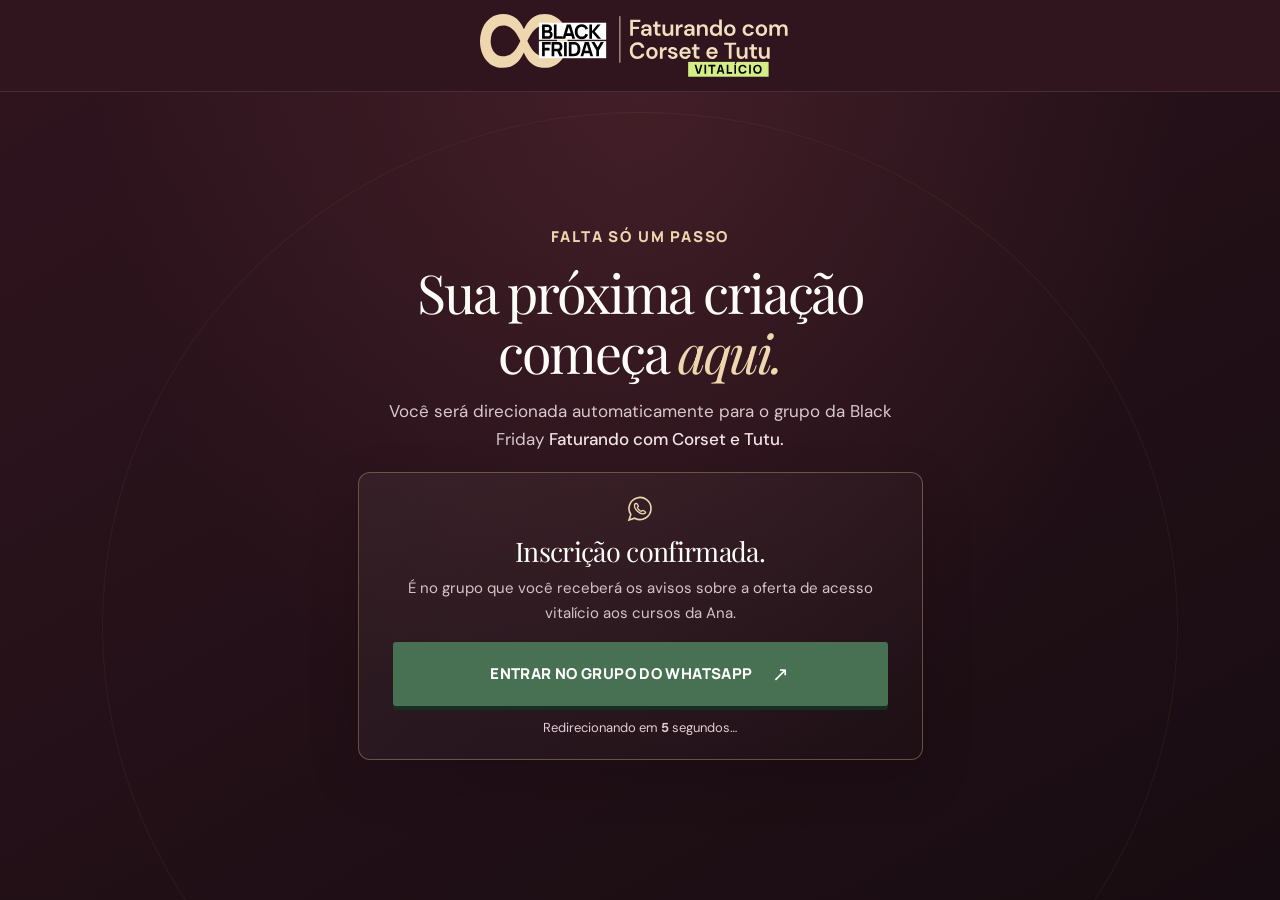
<file: elementor/previa-obrigado.html>
<!doctype html><html lang="pt-BR"><head><meta charset="utf-8"><meta name="viewport" content="width=device-width, initial-scale=1"><title>Ana Grossi — prévia obrigado Elementor</title><style>body{margin:0;font-family:serif}h1,h2,h3{color:blue;font-family:serif}button{background:purple;border-radius:99px}img{border-radius:40px}.elementor-widget-container{width:100%;padding:0}</style></head><body><div class="elementor-widget-container"><!-- ANA GROSSI — Cole TODO este arquivo em um único widget HTML do Elementor.
Configuração: altere somente os endereços abaixo conforme o seu WordPress.
Imagens hospedadas no GitHub Pages; podem ser substituídas pelas URLs da Biblioteca de Mídia.
-->
<div id="ag-obrigado" class="ag-widget thanks-page" lang="pt-BR"
  data-capture-url="previa-captura.html"
  data-whatsapp-url="https://chat.whatsapp.com/Itsinsh80ULEvTaYAughkx?s=cl&amp;p=a&amp;mlu=4&amp;ilr=4"
  data-auto-redirect="false">
<link href="https://fonts.googleapis.com/css2?family=DM+Sans:wght@400;500;600;700&family=Manrope:wght@400;500;600;700;800&family=Playfair+Display:wght@400;500;600;700&display=swap" rel="stylesheet">
<style>

#ag-obrigado{display:block;position:relative;width:100%;max-width:none;margin:0;padding:0;text-align:left;font:400 16px/normal 'DM Sans',sans-serif;letter-spacing:normal;text-transform:none;isolation:isolate}
.elementor .e-con:has(#ag-obrigado),.elementor .e-con-inner:has(#ag-obrigado){width:100%;max-width:none;padding:0;gap:0;--container-max-width:100%;--padding-top:0px;--padding-bottom:0px;--padding-left:0px;--padding-right:0px}
body:has(#ag-obrigado) .wpp-btn{display:none!important}
#ag-obrigado,#ag-obrigado *,#ag-obrigado *::before,#ag-obrigado *::after{box-sizing:border-box}
#ag-obrigado :where(h1,h2,h3,h4,p,ol,ul,figure){margin:0 0 1em;padding:0;color:inherit;font-family:inherit;letter-spacing:normal;text-transform:none}
#ag-obrigado :where(h1,h2,h3,h4){font-weight:700;line-height:1.2}
#ag-obrigado :where(button,input){font:inherit;box-shadow:none;text-shadow:none}
#ag-obrigado button{border-radius:0;text-decoration:none}
#ag-obrigado a{text-decoration:none;color:inherit}
#ag-obrigado img{max-width:100%;height:auto;border:0;box-shadow:none;border-radius:0}
#ag-obrigado svg{max-width:100%;flex-shrink:0}
#ag-obrigado strong{font-weight:700}
#ag-obrigado small{font-size:80%}
#ag-obrigado [hidden]{display:none!important}
#ag-obrigado{--ink:#2c1b20;--wine:#3c1924;--wine-deep:#231318;--cream:#f8f4ee;--paper:#fffdf9;--blush:#eee5dc;--line:#d9cdc2;--gold:#d1aa71;--gold-light:#eed7af;--muted:#75656a;--font-sans:'DM Sans',sans-serif;--font-head:'Playfair Display',Georgia,serif}
#ag-obrigado *,#ag-obrigado *::before,#ag-obrigado *::after{box-sizing:border-box}
#ag-obrigado{scroll-behavior:smooth}
#ag-obrigado{margin:0;color:var(--ink);background:var(--cream);font-family:var(--font-sans);-webkit-font-smoothing:antialiased}
#ag-obrigado button,#ag-obrigado input{font:inherit}
#ag-obrigado button{cursor:pointer}
#ag-obrigado a{color:inherit;text-decoration:none}
#ag-obrigado .shell{width:min(100% - 64px,1200px);margin-inline:auto}
#ag-obrigado .section{padding:112px 0}
#ag-obrigado .announcement{background:#8c283c;color:#fff;position:relative;z-index:2}
#ag-obrigado .announcement__inner{min-height:64px;display:flex;align-items:center;justify-content:center;gap:34px}
#ag-obrigado .announcement__label{font-family:Manrope,sans-serif;font-size:11px;font-weight:800;letter-spacing:.2em;white-space:nowrap}
#ag-obrigado .countdown{display:flex;align-items:center;gap:9px}
#ag-obrigado .countdown__item{display:flex;min-width:47px;align-items:center;flex-direction:column;line-height:1.1}
#ag-obrigado .countdown__item strong{font-family:Manrope,sans-serif;font-size:22px;line-height:1;font-weight:700;font-variant-numeric:tabular-nums}
#ag-obrigado .countdown__item small{font-size:9px;letter-spacing:.08em;text-transform:uppercase;margin-top:3px}
#ag-obrigado .countdown__colon{font-size:18px;align-self:flex-start;line-height:22px;opacity:.7}
#ag-obrigado .hero{position:relative;min-height:clamp(850px,40vw,1050px);color:#fff;overflow:hidden;background:var(--wine-deep)}
#ag-obrigado .hero__image,#ag-obrigado .hero__shade{position:absolute;inset:0}
#ag-obrigado .hero__image{background-image:url('https://verus-std.github.io/ana-grossi-black-friday/assets/hero-ana.jpg');background-size:cover;background-position:center top}
#ag-obrigado .hero__shade{background:linear-gradient(90deg,rgba(24,6,10,.46) 0%,rgba(28,7,13,.25) 41%,transparent 72%),linear-gradient(0deg,rgba(20,4,9,.32),transparent 32%)}
#ag-obrigado .hero__inner{position:relative;min-height:clamp(850px,40vw,1050px);padding-top:40px;padding-bottom:75px;display:flex;flex-direction:column;align-items:flex-start}
#ag-obrigado .brand{display:inline-flex;align-items:center;gap:11px;color:#fff}
#ag-obrigado .brand__mark{width:39px;height:39px;display:grid;place-items:center;border:1px solid currentColor;border-radius:50%;font:italic 16px var(--font-head);letter-spacing:-.12em;padding-right:3px}
#ag-obrigado .brand__name{font-family:Manrope,sans-serif;font-weight:700;font-size:16px;letter-spacing:.22em;line-height:1.1}
#ag-obrigado .brand__name small{display:block;font-family:var(--font-sans);font-size:7px;font-weight:600;letter-spacing:.31em;margin-top:6px}
#ag-obrigado .hero__content{max-width:690px;margin-top:auto;padding-top:75px}
#ag-obrigado .eyebrow{font-family:Manrope,sans-serif;color:#956e62;font-weight:800;font-size:11px;letter-spacing:.22em;line-height:1.5;margin:0 0 22px}
#ag-obrigado .eyebrow--light{color:var(--gold-light)}
#ag-obrigado .eyebrow__line{display:inline-block;width:28px;height:1px;background:currentColor;vertical-align:middle;margin-right:10px}
#ag-obrigado .hero__edition{font-family:Manrope,sans-serif;letter-spacing:.32em;font-size:14px;font-weight:800;color:var(--gold);margin:0 0 12px}
#ag-obrigado .hero__edition span{font-size:10px;letter-spacing:.1em;vertical-align:top;margin-left:2px}
#ag-obrigado .hero h1{font:500 clamp(55px,5.6vw,84px)/1.05 var(--font-head);letter-spacing:-.046em;margin:0 0 25px}
#ag-obrigado .hero h1 em,#ag-obrigado .section h2 em,#ag-obrigado .thanks h1 em{font-weight:400;color:var(--gold-light)}
#ag-obrigado .hero__lifetime{display:inline-block;vertical-align:middle;margin-left:17px;padding:7px 10px 8px;border:1px solid rgba(238,215,175,.7);border-radius:2px;color:var(--gold-light);font:700 11px Manrope,sans-serif;text-transform:uppercase;letter-spacing:.14em;transform:rotate(-5deg)}
#ag-obrigado .hero__lead{font-size:18px;line-height:1.55;max-width:590px;margin:0 0 15px;color:#f4ece8}
#ag-obrigado .hero__support{font-size:15px;line-height:1.7;color:#d9cdd0;max-width:545px;margin:0 0 25px}
#ag-obrigado .hero__support strong{color:#fff}
#ag-obrigado .hero__event{display:flex;align-items:center;gap:12px;margin-bottom:26px}
#ag-obrigado .event-icon{width:37px;height:37px;border:1px solid rgba(209,170,113,.6);border-radius:50%;display:grid;place-items:center;color:var(--gold);font-size:18px}
#ag-obrigado .hero__event strong,#ag-obrigado .hero__event small{display:block}
#ag-obrigado .hero__event strong{font:700 13px Manrope,sans-serif;letter-spacing:.07em;text-transform:uppercase}
#ag-obrigado .hero__event small{font-size:12px;color:#d8c6c9;margin-top:3px}
#ag-obrigado .button{display:inline-flex;align-items:center;justify-content:center;gap:32px;min-height:57px;padding:15px 27px;border:1px solid transparent;border-radius:3px;font:800 12px Manrope,sans-serif;letter-spacing:.08em;text-transform:uppercase;transition:transform .2s,background .2s,box-shadow .2s}
#ag-obrigado .button:hover{transform:translateY(-2px);box-shadow:0 10px 24px rgba(0,0,0,.15)}
#ag-obrigado .button:focus-visible,#ag-obrigado .modal__close:focus-visible,#ag-obrigado a:focus-visible{outline:3px solid #c68745;outline-offset:4px}
#ag-obrigado .button span{font-size:20px;font-weight:400;line-height:1}
#ag-obrigado .button--gold{background:var(--gold-light);color:var(--wine-deep)}
#ag-obrigado .button--gold:hover{background:#f7e4c4}
#ag-obrigado .button--wine{background:var(--wine);color:#fff}
#ag-obrigado .button--wine:hover{background:#64283a}
#ag-obrigado .hero__hint{font-size:11px;color:#bdafb0;margin:12px 0 0;letter-spacing:.03em}
#ag-obrigado .hero__side-note{position:absolute;right:0;bottom:71px;writing-mode:vertical-rl;font:700 9px Manrope,sans-serif;letter-spacing:.24em;color:#fff9;display:flex;align-items:center;gap:12px}
#ag-obrigado .hero__side-note span{color:var(--gold)}
#ag-obrigado .intro{background:var(--paper)}
#ag-obrigado .intro__grid{display:grid;grid-template-columns:1.2fr .8fr;gap:100px;align-items:end}
#ag-obrigado .section h2{font:400 clamp(38px,4vw,62px)/1.18 var(--font-head);letter-spacing:-.042em;margin:0}
#ag-obrigado .intro h2 em,#ag-obrigado .library h2 em,#ag-obrigado .about h2 em{color:#9d6e64}
#ag-obrigado .intro__body>p{font-size:19px;line-height:1.6;max-width:480px;margin:0}
#ag-obrigado .intro__divider{height:1px;background:var(--line);margin:28px 0 22px}
#ag-obrigado .intro__stat{display:flex;align-items:center;gap:20px}
#ag-obrigado .intro__stat strong{font:400 80px/1 var(--font-head);letter-spacing:-.08em;color:#8c3749}
#ag-obrigado .intro__stat strong span{font-size:38px;vertical-align:top;line-height:1.5}
#ag-obrigado .intro__stat>span{font-size:13px;line-height:1.5;max-width:200px;text-transform:uppercase;letter-spacing:.05em;font-weight:700}
#ag-obrigado .offer{background:radial-gradient(circle at 0 100%,#5c2938,transparent 35%),var(--wine-deep);color:#fff;position:relative;overflow:hidden}
#ag-obrigado .offer__grid{display:grid;grid-template-columns:1fr .9fr;gap:100px;align-items:center;position:relative}
#ag-obrigado .offer h2{font-size:clamp(42px,4.2vw,63px);margin-bottom:24px}
#ag-obrigado .offer h2 em{color:var(--gold-light)}
#ag-obrigado .offer__narrative>p:not(.eyebrow){font-size:16px;line-height:1.8;color:#d6c8ca;max-width:495px}
#ag-obrigado .offer__details{display:flex;align-items:flex-start;gap:12px;color:#ead8d6;font-size:13px;line-height:1.6;margin-top:32px;max-width:430px}
#ag-obrigado .offer__details span{color:var(--gold);font-size:18px;line-height:1.1}
#ag-obrigado .offer-card{background:var(--paper);color:var(--ink);padding:42px 44px 38px;box-shadow:22px 22px 0 rgba(181,134,101,.17)}
#ag-obrigado .offer-card__top{font:800 10px Manrope,sans-serif;letter-spacing:.22em;color:#9b5260;margin:0 0 14px}
#ag-obrigado .offer-card h3{font:400 38px/1.18 var(--font-head);letter-spacing:-.04em;margin:0 0 28px}
#ag-obrigado .price-line{display:flex;justify-content:space-between;gap:14px;padding:17px 0;border-top:1px solid var(--line);font-size:13px;line-height:1.4}
#ag-obrigado .price-line span{font-weight:700}
#ag-obrigado .price-line small{font-weight:400;color:var(--muted)}
#ag-obrigado .price-line s{color:#a09596;white-space:nowrap}
#ag-obrigado .price-line--special{border-bottom:1px solid var(--line);align-items:center}
#ag-obrigado .price-line--special strong{color:#8c283c;text-align:right;max-width:160px}
#ag-obrigado .offer-card__note{font-size:13px;line-height:1.5;margin:24px 0 17px;color:#6c5d60}
#ag-obrigado .offer-card .button{width:100%;gap:12px}
#ag-obrigado .offer-card__foot{display:block;text-align:center;color:#8c7e80;font-size:10px;margin-top:14px}
#ag-obrigado .library{background:#f7f2eb}
#ag-obrigado .library__head{display:flex;justify-content:space-between;gap:70px;align-items:end;margin-bottom:46px}
#ag-obrigado .library__head>p{max-width:340px;font-size:16px;line-height:1.7;color:#625559;margin-bottom:4px}
#ag-obrigado .course-grid{display:grid;grid-template-columns:repeat(4,1fr);gap:14px}
#ag-obrigado .course-card{min-height:318px;display:flex;flex-direction:column;background:var(--paper);border:1px solid #e5dad0;padding:24px;transition:transform .2s,box-shadow .2s}
#ag-obrigado .course-card:hover{transform:translateY(-4px);box-shadow:0 12px 28px #2c1b2010}
#ag-obrigado .course-card__num{font:800 10px Manrope,sans-serif;letter-spacing:.15em;color:#a37369}
#ag-obrigado .course-card__icon{font:400 29px var(--font-head);color:#a87478;margin:16px 0 13px;height:29px;line-height:1}
#ag-obrigado .course-card h3{font:500 21px/1.26 var(--font-head);letter-spacing:-.025em;margin:0 0 11px}
#ag-obrigado .course-card p{font-size:12px;line-height:1.55;color:#665b5d;margin:0 0 10px}
#ag-obrigado .course-card .course-card__subtitle{color:#8c3749;font-weight:700}
#ag-obrigado .course-card__price{border-top:1px solid var(--line);padding-top:13px;margin-top:auto;display:flex;justify-content:space-between;gap:8px;font-size:10px;color:#7e7272;text-transform:uppercase;letter-spacing:.04em}
#ag-obrigado .course-card__price s{font-weight:700;color:#a09a98;white-space:nowrap}
#ag-obrigado .library__cta{border-top:1px solid #cdbfb5;margin-top:42px;padding-top:30px;display:flex;align-items:center;justify-content:space-between;gap:25px}
#ag-obrigado .library__cta p{font:400 23px/1.3 var(--font-head);max-width:450px;margin:0}
#ag-obrigado .about{background:#f1ece8}
#ag-obrigado .about__panel{background:var(--paper);border:1px solid #ded2c8;border-radius:20px;overflow:hidden}
#ag-obrigado .about__header{padding:29px 47px;display:flex;justify-content:space-between;align-items:center;gap:20px;border-bottom:1px solid #e6dad1}
#ag-obrigado .about__header .eyebrow{font-size:9px;margin-bottom:5px}
#ag-obrigado .about__header h2{font-size:32px;line-height:1.2}
#ag-obrigado .about__identity{display:flex;align-items:center;gap:11px;color:#6e5c5e}
#ag-obrigado .about__identity img{width:50px;height:50px;object-fit:cover;object-position:center 23%;border-radius:50%}
#ag-obrigado .about__identity strong,#ag-obrigado .about__identity small{display:block}
#ag-obrigado .about__identity strong{font-size:12px;color:var(--ink)}
#ag-obrigado .about__identity small{font-size:10px;margin-top:3px}
#ag-obrigado .about__grid{padding:39px 47px 25px;display:grid;grid-template-columns:1.06fr .94fr;gap:44px;align-items:start}
#ag-obrigado .about__photos{display:grid;grid-template-columns:.54fr 1fr;gap:13px;min-height:565px}
#ag-obrigado .about__photo{display:block;width:100%;height:565px;object-fit:cover;border-radius:10px}
#ag-obrigado .about__photo--portrait{object-position:47% 25%}
#ag-obrigado .about__photo--work{object-position:50% 22%}
#ag-obrigado .about__copy h3{font:400 clamp(37px,3.5vw,54px)/1.13 var(--font-head);letter-spacing:-.043em;margin:0 0 28px}
#ag-obrigado .about__copy h3 em{color:#9d6e64}
#ag-obrigado .about__copy>p:not(.eyebrow){font-size:15px;line-height:1.8;color:#63575a;margin:0 0 16px}
#ag-obrigado .about__copy strong{color:var(--wine)}
#ag-obrigado .about__footer{display:flex;justify-content:center;padding:4px 47px 42px}
#ag-obrigado .final-cta{background:radial-gradient(circle at 80% 20%,#65303f,transparent 45%),var(--wine-deep);text-align:center;color:#fff}
#ag-obrigado .final-cta__inner{max-width:760px}
#ag-obrigado .final-cta h2{font-size:clamp(42px,4.8vw,68px);margin-bottom:20px}
#ag-obrigado .final-cta h2 em{color:var(--gold-light)}
#ag-obrigado .final-cta__inner>p:not(.eyebrow){font-size:16px;line-height:1.65;color:#decfd2;max-width:490px;margin:0 auto 28px}
#ag-obrigado .footer{background:#1c1014;color:#b6a7ab}
#ag-obrigado .footer__inner{min-height:115px;display:flex;align-items:center;justify-content:space-between;gap:20px;font-size:11px}
#ag-obrigado .footer .brand{color:#e4d6d6}
#ag-obrigado .footer a:hover{text-decoration:underline}
#ag-obrigado .modal[hidden]{display:none}
#ag-obrigado .modal{position:fixed;inset:0;z-index:10;display:grid;place-items:center;padding:20px;overflow-y:auto}
#ag-obrigado .modal__backdrop{position:absolute;inset:0;background:#170c11d9;backdrop-filter:blur(6px)}
#ag-obrigado .modal__panel{position:relative;width:min(100%,500px);background:var(--paper);padding:43px 44px 37px;box-shadow:0 25px 65px #0b050a66}
#ag-obrigado .modal__close{position:absolute;top:14px;right:16px;border:0;background:transparent;color:var(--wine);font-size:30px;line-height:1}
#ag-obrigado .modal__panel h2{font:400 39px/1.16 var(--font-head);letter-spacing:-.04em;margin:0 0 11px}
#ag-obrigado .modal__panel h2 em{color:#9d6e64}
#ag-obrigado .modal__panel>p:not(.eyebrow){font-size:13px;line-height:1.6;color:#6c5e60;margin:0 0 22px}
#ag-obrigado .modal form{display:flex;flex-direction:column}
#ag-obrigado .modal label{font:700 11px Manrope,sans-serif;letter-spacing:.04em;margin-bottom:6px}
#ag-obrigado .modal input{width:100%;height:44px;padding:0 13px;border:1px solid #d8ccc5;background:#fff;color:var(--ink);border-radius:2px;margin-bottom:16px;font-size:13px}
#ag-obrigado .modal input:focus{outline:2px solid #c79584;outline-offset:1px}
#ag-obrigado .modal form .button{width:100%;margin-top:6px}
#ag-obrigado .modal form small{color:#8e8181;font-size:10px;line-height:1.5;text-align:center;margin-top:12px}
#ag-obrigado.thanks-page{background:var(--wine-deep)}
#ag-obrigado .thanks-header{display:flex;align-items:center;justify-content:center;gap:35px;min-height:100px;padding:22px;background:#31151e;border-bottom:1px solid #d1aa7129}
#ag-obrigado .thanks-header__edition{font:700 9px Manrope,sans-serif;letter-spacing:.19em;color:var(--gold-light);padding-left:35px;border-left:1px solid #d1aa7155}
#ag-obrigado .thanks-header__edition span{padding:0 9px}
#ag-obrigado .thanks-stage{position:relative;overflow:hidden;color:var(--paper);background:radial-gradient(ellipse at 50% 0,#68303b66,transparent 60%),linear-gradient(150deg,#2f141e,#170c11);border-bottom:1px solid #d1aa7144}
#ag-obrigado .thanks-stage::before{content:'';position:absolute;inset:20px 8% -240px;border:1px solid #d1aa7112;border-radius:50%;pointer-events:none}
#ag-obrigado .thanks-stage__inner{position:relative;text-align:center;padding-block:38px 53px;max-width:840px}
#ag-obrigado .signup-steps{display:flex;align-items:center;justify-content:center;gap:55px;list-style:none;padding:0;margin:0 0 38px}
#ag-obrigado .signup-steps li{position:relative;display:flex;align-items:center;gap:9px;color:#bda8ae;font-size:11px}
#ag-obrigado .signup-steps li+li::before{content:'';position:absolute;right:calc(100% + 12px);width:31px;height:1px;background:#bda8ae66}
#ag-obrigado .signup-steps li>span{width:27px;height:27px;border:1px solid #bda8ae66;display:grid;place-items:center;border-radius:50%;font:600 9px Manrope,sans-serif}
#ag-obrigado .signup-steps [aria-current]{color:var(--gold-light)}
#ag-obrigado .signup-steps [aria-current]>span{background:var(--gold-light);color:var(--wine);border-color:var(--gold-light)}
#ag-obrigado .thanks-stage .eyebrow{font-size:10px;margin-bottom:14px}
#ag-obrigado .thanks-stage h1{font:400 clamp(43px,4.8vw,68px)/1.12 var(--font-head);letter-spacing:-.04em;margin:0 0 19px}
#ag-obrigado .thanks-stage h1 em{color:var(--gold-light);font-weight:400}
#ag-obrigado .thanks-stage__lead{max-width:510px;margin:0 auto 28px;font-size:15px;line-height:1.7;color:#d9c9ce}
#ag-obrigado .thanks-stage__lead strong{color:#f2e5e8;font-weight:500}
#ag-obrigado .group-card{max-width:565px;margin-inline:auto;padding:24px 40px 27px;border:1px solid #cfb28860;background:linear-gradient(135deg,#fffdf90d,#fffdf903);border-radius:12px;box-shadow:0 18px 50px #10040930}
#ag-obrigado .group-card__icon{width:38px;height:38px;color:var(--gold-light);margin-bottom:9px}
#ag-obrigado .group-card h2{font:400 29px/1.22 var(--font-head);letter-spacing:-.025em;margin:0 0 12px}
#ag-obrigado .group-card>p{color:#d4c4ca;font-size:13px;line-height:1.65;margin:0 0 22px}
#ag-obrigado .button--whatsapp{background:#477152;color:#fff;width:100%;gap:20px;box-shadow:0 4px 0 #172f20}
#ag-obrigado .button--whatsapp:hover{background:#568862}
#ag-obrigado .group-card__hint{display:block;font-size:10px;line-height:1.5;color:#bdaab1;margin-top:16px}
#ag-obrigado .thanks-date{display:flex;align-items:center;justify-content:center;gap:12px;margin-top:25px;text-align:left;font:700 8px Manrope,sans-serif;letter-spacing:.13em;color:#c9aeb9}
#ag-obrigado .thanks-date strong{display:block;font-size:13px;margin-top:5px;letter-spacing:.03em;color:#f1ddd5}
#ag-obrigado .thanks-date strong span{padding:0 7px;color:var(--gold)}
#ag-obrigado .group-dialog{width:min(calc(100% - 32px),450px);border:1px solid #d9cdc2;padding:35px;border-radius:10px;background:var(--paper);color:var(--ink);box-shadow:0 20px 70px #0005}
#ag-obrigado .group-dialog::backdrop{background:#170c11cf;backdrop-filter:blur(6px)}
#ag-obrigado .group-dialog h2{font:400 38px/1.15 var(--font-head);letter-spacing:-.035em;margin:0 0 18px}
#ag-obrigado .group-dialog h2 em{color:#9d6e64}
#ag-obrigado .group-dialog>p:not(.eyebrow){font-size:14px;line-height:1.7;color:#6c5e60;margin-bottom:24px}
#ag-obrigado .group-dialog .button{width:100%}
@media(max-width:700px){
#ag-obrigado .thanks-header{min-height:110px;flex-direction:column;gap:15px;padding:20px}
#ag-obrigado .thanks-header__edition{border:0;padding:0;font-size:8px}
#ag-obrigado .thanks-stage__inner{padding-block:30px 40px}
#ag-obrigado .signup-steps{gap:42px;margin-bottom:31px}
#ag-obrigado .signup-steps li{font-size:10px;gap:7px}
#ag-obrigado .signup-steps li+li::before{width:22px;right:calc(100% + 10px)}
#ag-obrigado .thanks-stage__lead{font-size:14px}
#ag-obrigado .group-card{padding:24px 20px}
#ag-obrigado .group-card h2{font-size:26px}
#ag-obrigado .group-card .button{font-size:11px;gap:12px;padding-inline:15px}
#ag-obrigado .thanks-stage::before{inset:15px -45% -150px}
}
#ag-obrigado.thanks-page{min-height:100dvh;overflow:hidden}
#ag-obrigado.thanks-page .thanks-header{height:92px;min-height:92px;padding:16px}
#ag-obrigado.thanks-page .thanks-header .event-logo{display:block;width:min(320px,78vw);height:auto}
#ag-obrigado.thanks-page main{min-height:calc(100dvh - 92px)}
#ag-obrigado.thanks-page .thanks-stage{min-height:calc(100dvh - 92px);display:grid;align-items:center;border-bottom:0}
#ag-obrigado.thanks-page .thanks-stage__inner{width:min(100% - 40px,760px);padding-block:24px 30px}
#ag-obrigado.thanks-page .signup-steps{margin-bottom:24px}
#ag-obrigado.thanks-page .thanks-stage h1{font-size:clamp(38px,4.2vw,60px);margin-bottom:14px}
#ag-obrigado.thanks-page .thanks-stage__lead{margin-bottom:18px;font-size:17px}
#ag-obrigado.thanks-page .group-card{padding:20px 34px 22px}
#ag-obrigado.thanks-page .group-card__icon{width:32px;height:32px;margin-bottom:5px}
#ag-obrigado.thanks-page .group-card h2{font-size:27px;margin-bottom:8px}
#ag-obrigado.thanks-page .group-card>p{font-size:15px;margin-bottom:16px}
#ag-obrigado.thanks-page .group-card__hint{font-size:13px;margin-top:12px}
#ag-obrigado.thanks-page .thanks-date{margin-top:18px}
@media(max-width:700px){
#ag-obrigado.thanks-page{overflow:auto}
#ag-obrigado.thanks-page .thanks-header{height:78px;min-height:78px;padding:12px}
#ag-obrigado.thanks-page main,#ag-obrigado.thanks-page .thanks-stage{min-height:calc(100dvh - 78px)}
#ag-obrigado.thanks-page .thanks-stage__inner{width:min(100% - 28px,760px);padding-block:18px 22px}
#ag-obrigado.thanks-page .signup-steps{margin-bottom:18px}
#ag-obrigado.thanks-page .thanks-stage .eyebrow{font-size:11px;margin-bottom:8px}
#ag-obrigado.thanks-page .thanks-stage h1{font-size:clamp(34px,10vw,46px);line-height:1.06;margin-bottom:10px}
#ag-obrigado.thanks-page .thanks-stage__lead{font-size:14px;line-height:1.45;margin-bottom:12px}
#ag-obrigado.thanks-page .group-card{padding:16px 18px 17px}
#ag-obrigado.thanks-page .group-card__icon{width:28px;height:28px}
#ag-obrigado.thanks-page .group-card h2{font-size:23px}
#ag-obrigado.thanks-page .group-card>p{font-size:13px;line-height:1.45;margin-bottom:12px}
#ag-obrigado.thanks-page .group-card .button{min-height:52px}
#ag-obrigado.thanks-page .group-card__hint{font-size:12px;margin-top:9px}
#ag-obrigado.thanks-page .thanks-date{margin-top:12px}
}
@media(max-width:1000px){
#ag-obrigado .offer__grid{gap:50px}
#ag-obrigado .about__grid{gap:28px;padding:32px}
#ag-obrigado .about__header{padding-inline:32px}
#ag-obrigado .about__photos,#ag-obrigado .about__photo{min-height:520px;height:520px}
#ag-obrigado .about__copy>p:not(.eyebrow){font-size:14px}
#ag-obrigado .course-grid{grid-template-columns:repeat(2,1fr)}
#ag-obrigado .course-card{min-height:290px}
#ag-obrigado .intro__grid{gap:45px}
}
@media(max-width:700px){
#ag-obrigado .shell{width:min(100% - 38px,1200px)}
#ag-obrigado .section{padding:75px 0}
#ag-obrigado .announcement__inner{min-height:70px;gap:9px;flex-direction:column;padding:8px 0}
#ag-obrigado .announcement__label{font-size:9px}
#ag-obrigado .countdown__item strong{font-size:17px}
#ag-obrigado .countdown__item small{font-size:8px}
#ag-obrigado .countdown__colon{font-size:14px}
#ag-obrigado .hero__inner{padding-top:25px}
#ag-obrigado .hero__edition{font-size:11px}
#ag-obrigado .hero h1{font-size:clamp(48px,11vw,67px)}
#ag-obrigado .hero__lifetime{font-size:9px;margin-left:5px}
#ag-obrigado .hero__lead{font-size:15px}
#ag-obrigado .hero__support{font-size:13px}
#ag-obrigado .hero__side-note{display:none}
#ag-obrigado .hero .button{width:100%;gap:15px}
#ag-obrigado .intro__grid,#ag-obrigado .offer__grid{grid-template-columns:1fr;gap:36px}
#ag-obrigado .intro__body>p{font-size:17px}
#ag-obrigado .intro__stat strong{font-size:65px}
#ag-obrigado .offer-card{padding:32px 25px;box-shadow:12px 12px 0 rgba(181,134,101,.17)}
#ag-obrigado .offer-card h3{font-size:33px}
#ag-obrigado .library__head{display:block;margin-bottom:30px}
#ag-obrigado .library__head>p{margin-top:20px;font-size:14px}
#ag-obrigado .course-grid{grid-template-columns:1fr 1fr;gap:10px}
#ag-obrigado .course-card{padding:19px;min-height:300px}
#ag-obrigado .course-card h3{font-size:19px}
#ag-obrigado .library__cta{display:block}
#ag-obrigado .library__cta p{margin-bottom:20px}
#ag-obrigado .library__cta .button{width:100%;gap:10px}
#ag-obrigado .footer__inner{padding:26px 0;flex-direction:column;text-align:center;gap:20px}
#ag-obrigado .final-cta .button{width:100%;gap:10px}
#ag-obrigado .modal__panel{padding:36px 25px 25px}
#ag-obrigado .modal__panel h2{font-size:34px}
}
@media(max-width:480px){
#ag-obrigado .course-grid{grid-template-columns:1fr}
#ag-obrigado .course-card{min-height:0}
#ag-obrigado .course-card__icon{margin:10px 0}
#ag-obrigado .course-card h3{font-size:22px}
#ag-obrigado .course-card__price{margin-top:15px}
#ag-obrigado .hero h1{font-size:clamp(45px,11vw,54px)}
#ag-obrigado .hero__lifetime{display:table;margin:14px 0 0}
#ag-obrigado .price-line{font-size:11px}
#ag-obrigado .brand__name{font-size:13px}
#ag-obrigado .brand__name small{font-size:6px}
#ag-obrigado .brand__mark{width:34px;height:34px}
}
@media(max-width:700px){
#ag-obrigado .hero,#ag-obrigado .hero__inner{min-height:0}
#ag-obrigado .hero__inner{padding-bottom:58px}
#ag-obrigado .hero__image{background-size:auto 430px;background-position:69% top;background-repeat:no-repeat}
#ag-obrigado .hero__shade{background:linear-gradient(180deg,rgba(20,4,9,.12) 0%,rgba(20,4,9,.08) 23%,#1c0b11 410px),linear-gradient(90deg,rgba(20,4,9,.45),transparent 75%)}
#ag-obrigado .hero__content{margin-top:0;padding-top:275px}
#ag-obrigado .about__header{padding:22px;gap:12px}
#ag-obrigado .about__header h2{font-size:27px}
#ag-obrigado .about__identity img{width:43px;height:43px}
#ag-obrigado .about__identity small{display:none}
#ag-obrigado .about__grid{grid-template-columns:1fr;padding:20px 20px 8px;gap:30px}
#ag-obrigado .about__photos{grid-template-columns:.54fr 1fr;gap:9px;min-height:0;height:385px}
#ag-obrigado .about__photo{min-height:0;height:385px}
#ag-obrigado .about__copy h3{font-size:clamp(38px,8vw,48px);margin-bottom:21px}
#ag-obrigado .about__footer{padding:5px 20px 30px}
#ag-obrigado .about__footer .button{width:100%}
}
@media(prefers-reduced-motion:reduce){
#ag-obrigado{scroll-behavior:auto}
#ag-obrigado *,#ag-obrigado *::before,#ag-obrigado *::after{transition:none!important;animation:none!important}
}
#ag-obrigado{--lime:#d4ed85}
#ag-obrigado .campaign-logo{display:flex;flex-direction:column;align-items:flex-start;color:#fff;gap:5px;width:max-content;max-width:100%}
#ag-obrigado .campaign-logo__black{font:800 clamp(30px,3vw,42px)/1.05 Manrope,sans-serif;letter-spacing:-.045em}
#ag-obrigado .campaign-logo__name{font:600 18px/1.4 var(--font-sans);color:#f2dfbf}
#ag-obrigado .campaign-logo__forever{display:flex;align-items:center;gap:9px;font:800 19px/1.2 Manrope,sans-serif;letter-spacing:.09em;color:var(--lime)}
#ag-obrigado .campaign-logo__forever>span{font-size:36px;line-height:1;font-weight:500}
#ag-obrigado .announcement__inner{min-height:78px}
#ag-obrigado .announcement__label{font-size:14px;letter-spacing:.08em}
#ag-obrigado .countdown__item{min-width:58px}
#ag-obrigado .countdown__item strong{font-size:29px}
#ag-obrigado .countdown__item small{font-size:13px;letter-spacing:0;text-transform:none}
#ag-obrigado .eyebrow{font-size:14px;letter-spacing:.12em;color:#805144}
#ag-obrigado .eyebrow--light{color:var(--gold-light)}
#ag-obrigado .hero,#ag-obrigado .hero__inner{min-height:clamp(980px,43vw,1140px)}
#ag-obrigado .hero__inner{padding-block:36px 55px}
#ag-obrigado .hero__content{max-width:650px;padding-top:38px}
#ag-obrigado .hero__offer-label{display:table;margin:0 0 23px;padding:10px 16px;background:var(--gold-light);color:#31131b;font:800 clamp(18px,1.7vw,24px)/1.3 Manrope,sans-serif;text-transform:uppercase;letter-spacing:.025em}
#ag-obrigado .hero h1{font-size:clamp(54px,4.7vw,72px);margin-bottom:24px}
#ag-obrigado .hero__lifetime{display:flex;width:max-content;max-width:100%;align-items:center;gap:15px;margin:18px 0 0;padding:0;border:0;transform:none;font:800 34px/1.1 Manrope,sans-serif;letter-spacing:.05em;color:var(--lime)}
#ag-obrigado .hero__lifetime>span{font-size:59px;line-height:.75;font-weight:400}
#ag-obrigado .hero__lead{font-size:20px;line-height:1.6;max-width:580px}
#ag-obrigado .hero__support{font-size:21px;line-height:1.6;color:#fff1dc;max-width:580px;padding:16px 0 16px 20px;border-left:3px solid var(--lime);margin-bottom:24px}
#ag-obrigado .hero__support strong{color:#fff1dc;font-weight:700}
#ag-obrigado .hero__support .hero__forever{color:var(--lime);display:block;font-size:27px;line-height:1.3;margin-top:5px}
#ag-obrigado .hero__event strong{font-size:17px;letter-spacing:.02em}
#ag-obrigado .hero__event small{font-size:16px;color:#e5d8dc}
#ag-obrigado .hero__hint{font-size:15px;color:#e0d2d6}
#ag-obrigado .button{font-size:15px;min-height:64px;letter-spacing:.025em;padding:18px 25px;line-height:1.45}
#ag-obrigado .button span{flex-shrink:0}
#ag-obrigado .intro__body>p{font-size:21px}
#ag-obrigado .intro__stat>span{font-size:17px;max-width:260px;letter-spacing:.01em}
#ag-obrigado .offer__grid{grid-template-columns:1fr 1fr;gap:64px}
#ag-obrigado .offer__narrative>p:not(.eyebrow){font-size:19px;color:#e9dde0}
#ag-obrigado .offer__details{font-size:17px;color:#f3e6e8}
#ag-obrigado .offer-card{padding:36px}
#ag-obrigado .offer-card__top{font-size:15px;letter-spacing:.07em;color:#85384a}
#ag-obrigado .offer-card h3{font-size:39px;line-height:1.2}
#ag-obrigado .price-line{display:flex;flex-direction:column;align-items:flex-start;gap:12px;padding:27px 0;font-size:19px;line-height:1.5}
#ag-obrigado .price-line s{display:block;font:800 clamp(36px,3.5vw,46px)/1.15 Manrope,sans-serif;color:#664047;text-decoration-thickness:2px;text-decoration-color:#9e495a}
#ag-obrigado .price-line small{font-size:17px;color:#5e4e53}
#ag-obrigado .price-line--special{background:#3c1924;color:#fff;padding:25px;border:0;gap:13px}
#ag-obrigado .price-line--special .price-line__label{font:800 16px/1.4 Manrope,sans-serif;color:var(--gold-light);letter-spacing:.04em}
#ag-obrigado .price-line--special strong{color:var(--lime);font:800 29px/1.25 Manrope,sans-serif;max-width:none;text-align:left;letter-spacing:-.035em}
#ag-obrigado .price-line--special strong>span{font:400 40px/.8 var(--font-sans);vertical-align:middle}
#ag-obrigado .price-line--special p{font-size:17px;line-height:1.65;color:#f7e9ee;margin:0}
#ag-obrigado .price-line--special .price-line__reveal{border-top:1px solid #ffffff40;padding-top:14px;width:100%;font-size:17px;font-weight:400}
#ag-obrigado .price-line__reveal b{font-size:19px;color:#fff}
#ag-obrigado .offer-card__note{font-size:18px;color:#4d3b41;line-height:1.6}
#ag-obrigado .offer-card__foot{font-size:14px;line-height:1.6;color:#66545b}
#ag-obrigado .library__head>p{font-size:19px;color:#51434a}
#ag-obrigado .course-card{min-height:410px;padding:23px}
#ag-obrigado .course-card__num{font-size:13px;letter-spacing:.07em;color:#86514b}
#ag-obrigado .course-card h3{font-size:25px;line-height:1.25}
#ag-obrigado .course-card p{font-size:17px;line-height:1.65;color:#51444a}
#ag-obrigado .course-card__price{flex-direction:column;align-items:flex-start;gap:5px;font-size:14px;color:#5a424b;letter-spacing:0;padding-top:18px;margin-top:auto;text-transform:none}
#ag-obrigado .course-card__price s{font:800 26px/1.3 Manrope,sans-serif;color:#663044;text-decoration-thickness:1.5px;text-decoration-color:#a65364}
#ag-obrigado .library__cta p{font-size:28px}
#ag-obrigado .about__header .eyebrow{font-size:13px}
#ag-obrigado .about__identity strong{font-size:16px}
#ag-obrigado .about__identity small{font-size:14px}
#ag-obrigado .about__copy>p:not(.eyebrow){font-size:18px;line-height:1.8;color:#51444a}
#ag-obrigado .final-cta .campaign-logo{align-items:center;margin:0 auto 30px}
#ag-obrigado .final-cta .campaign-logo__black{font-size:clamp(40px,5vw,58px)}
#ag-obrigado .final-cta .campaign-logo__name{font-size:23px}
#ag-obrigado .final-cta .campaign-logo__forever{font-size:28px}
#ag-obrigado .final-cta .campaign-logo__forever>span{font-size:48px}
#ag-obrigado .final-cta__inner>p:not(.eyebrow){font-size:20px;color:#f1e1e6}
#ag-obrigado .footer__inner{font-size:14px;min-height:160px;padding-block:25px;flex-wrap:wrap}
#ag-obrigado .campaign-logo--footer .campaign-logo__black{font-size:27px}
#ag-obrigado .campaign-logo--footer .campaign-logo__name{font-size:15px}
#ag-obrigado .campaign-logo--footer .campaign-logo__forever{font-size:15px}
#ag-obrigado .campaign-logo--footer .campaign-logo__forever>span{font-size:28px}
#ag-obrigado .modal__panel{max-height:calc(100dvh - 40px);overflow-y:auto}
#ag-obrigado .modal__panel>p:not(.eyebrow){font-size:17px;color:#54424a}
#ag-obrigado .modal label{font-size:16px;letter-spacing:0}
#ag-obrigado .modal input{font-size:17px;height:52px;color:#2c1b20}
#ag-obrigado .modal input::placeholder{color:#74636a}
#ag-obrigado .modal__close{width:44px;height:44px;top:5px;right:5px}
#ag-obrigado .thanks-header .campaign-logo{align-items:center}
#ag-obrigado .signup-steps li{font-size:15px}
#ag-obrigado .signup-steps li>span{font-size:13px;width:32px;height:32px}
#ag-obrigado .thanks-stage .eyebrow{font-size:15px}
#ag-obrigado .thanks-stage__lead{font-size:20px}
#ag-obrigado .group-card>p{font-size:18px}
#ag-obrigado .group-card__hint{font-size:14px;color:#e2ccd4}
#ag-obrigado .thanks-date{font-size:13px;color:#e4cdd5}
#ag-obrigado .thanks-date strong{font-size:18px}
#ag-obrigado .group-dialog>p:not(.eyebrow){font-size:18px}
@media(max-width:1100px){
#ag-obrigado .offer__grid{gap:38px}
#ag-obrigado .offer-card{padding:28px}
#ag-obrigado .hero__content{max-width:57%}
#ag-obrigado .hero h1{font-size:58px}
}
@media(max-width:800px){
#ag-obrigado .offer__grid{grid-template-columns:1fr}
#ag-obrigado .offer__narrative>p:not(.eyebrow){max-width:none}
}
@media(max-width:700px){
#ag-obrigado .announcement__inner{gap:10px;padding-block:12px}
#ag-obrigado .announcement__label{font-size:13px;letter-spacing:.04em;white-space:normal;text-align:center}
#ag-obrigado .countdown__item strong{font-size:25px}
#ag-obrigado .countdown__item small{font-size:12px}
#ag-obrigado .hero,#ag-obrigado .hero__inner{min-height:0}
#ag-obrigado .hero__inner{padding-block:25px 48px}
#ag-obrigado .hero__inner>.campaign-logo{min-height:130px;align-items:center;align-self:center;text-align:center}
#ag-obrigado .hero__image{background-position:69% 155px;background-size:auto 430px}
#ag-obrigado .hero__shade{background:linear-gradient(180deg,#1c0b11 135px,rgba(28,11,17,.1) 195px,rgba(28,11,17,.06) 400px,#1c0b11 580px)}
#ag-obrigado .hero__content{padding-top:345px;max-width:100%;width:100%;margin-top:0}
#ag-obrigado .hero__offer-label{font-size:18px;padding:11px 13px}
#ag-obrigado .hero h1{font-size:clamp(42px,10.6vw,60px)}
#ag-obrigado .hero__lifetime{font-size:30px;gap:12px;margin-top:18px}
#ag-obrigado .hero__lead{font-size:19px}
#ag-obrigado .hero__support{font-size:20px;padding-left:15px}
#ag-obrigado .hero__support .hero__forever{font-size:26px}
#ag-obrigado .hero .button,#ag-obrigado .button{font-size:15px;gap:16px}
#ag-obrigado .intro__body>p{font-size:20px}
#ag-obrigado .intro__stat>span{font-size:16px}
#ag-obrigado .offer-card{padding:26px 22px}
#ag-obrigado .offer-card h3{font-size:35px}
#ag-obrigado .price-line{font-size:18px}
#ag-obrigado .price-line s{font-size:40px}
#ag-obrigado .price-line--special{padding:21px 18px}
#ag-obrigado .price-line--special strong{font-size:27px}
#ag-obrigado .library__head>p{font-size:18px}
#ag-obrigado .course-card h3{font-size:25px}
#ag-obrigado .course-card{padding:23px;min-height:0}
#ag-obrigado .course-card__price{margin-top:16px}
#ag-obrigado .about__identity{display:none}
#ag-obrigado .about__copy>p:not(.eyebrow){font-size:18px}
#ag-obrigado .final-cta .campaign-logo__name{font-size:20px}
#ag-obrigado .footer__inner{align-items:center}
#ag-obrigado .campaign-logo--footer{align-items:center}
#ag-obrigado .group-card .button{font-size:15px}
#ag-obrigado .signup-steps{gap:35px}
#ag-obrigado .signup-steps li{font-size:13px}
#ag-obrigado .signup-steps li+li::before{right:calc(100% + 7px);width:21px}
}
@media(max-width:380px){
#ag-obrigado .price-line s{font-size:36px}
#ag-obrigado .price-line--special strong{font-size:24px}
#ag-obrigado .campaign-logo__name{font-size:17px}
}
#ag-obrigado .event-logo{display:block;max-width:100%;height:auto;object-fit:contain}
#ag-obrigado.capture-page .hero,#ag-obrigado.capture-page .hero__inner{min-height:999px}
#ag-obrigado.capture-page .hero__inner{padding-block:124px 208px}
#ag-obrigado.capture-page .hero__content{width:641px;max-width:57%;margin:0;padding:0;display:flex;flex-direction:column;align-items:flex-start;gap:0}
#ag-obrigado.capture-page .hero__logo{width:411px;margin:0 0 38px}
#ag-obrigado.capture-page .hero__event{min-height:51px;margin:0}
#ag-obrigado.capture-page .hero__event small{margin-top:7px}
#ag-obrigado.capture-page .hero h1.hero__title{font:500 clamp(54px,4.05vw,65px)/1.15 Manrope,sans-serif;letter-spacing:-.055em;text-transform:uppercase;max-width:620px;margin:0 0 21px;color:var(--lime)}
#ag-obrigado.capture-page .hero__lead{font:400 27px/1.25 Manrope,sans-serif;letter-spacing:-.025em;max-width:615px;margin:0 0 27px;color:#f4ece8}
#ag-obrigado .hero__lead strong{display:inline;font-weight:700;color:#f4ece8}
#ag-obrigado.capture-page .hero__support{width:641px;max-width:100%;padding:3px 0 4px 27px;margin:0 0 27px;border-left-width:4px;font-size:28.28px;line-height:31.6px}
#ag-obrigado.capture-page .hero__support .hero__forever{font-size:36.37px;line-height:47.3px;margin-top:10px}
#ag-obrigado.capture-page .hero__event{margin-bottom:28px}
#ag-obrigado .hero__action{width:422px;max-width:100%;text-align:center}
#ag-obrigado.capture-page .hero .button{width:100%;min-height:64px;border-radius:81px;padding:18px 25px;gap:12px;font-size:24px;letter-spacing:-.07em;line-height:1.1;box-shadow:0 4px 39.2px #ffffff40}
#ag-obrigado.capture-page .hero .button--gold{background:var(--lime)}
#ag-obrigado.capture-page .hero .button span{font-size:27px;font-weight:800}
#ag-obrigado.capture-page .hero__hint{margin:9px 0 0;font-size:15px;line-height:20px;letter-spacing:.03em}
#ag-obrigado .section-divider{position:absolute;left:0;width:100%;height:auto;aspect-ratio:1920 / 115;background:var(--paper);mask:url("data:image/svg+xml,%3Csvg%20width%3D%221920%22%20height%3D%22115%22%20viewBox%3D%220%200%201920%20115%22%20fill%3D%22none%22%20xmlns%3D%22http%3A%2F%2Fwww.w3.org%2F2000%2Fsvg%22%3E%0A%3Cpath%20d%3D%22M1920%20115H0V0H109C142.137%200%20164.846%2034.7275%20192.769%2052.5694C197.73%2055.7388%20203.222%2057.5%20209%2057.5H1711C1716.78%2057.5%201722.27%2055.7388%201727.23%2052.5694C1755.15%2034.7276%201777.86%200%201811%200H1920V115Z%22%20fill%3D%22%23FFFDF9%22%2F%3E%0A%3C%2Fsvg%3E%0A") center/100% 100% no-repeat;-webkit-mask:url("data:image/svg+xml,%3Csvg%20width%3D%221920%22%20height%3D%22115%22%20viewBox%3D%220%200%201920%20115%22%20fill%3D%22none%22%20xmlns%3D%22http%3A%2F%2Fwww.w3.org%2F2000%2Fsvg%22%3E%0A%3Cpath%20d%3D%22M1920%20115H0V0H109C142.137%200%20164.846%2034.7275%20192.769%2052.5694C197.73%2055.7388%20203.222%2057.5%20209%2057.5H1711C1716.78%2057.5%201722.27%2055.7388%201727.23%2052.5694C1755.15%2034.7276%201777.86%200%201811%200H1920V115Z%22%20fill%3D%22%23FFFDF9%22%2F%3E%0A%3C%2Fsvg%3E%0A") center/100% 100% no-repeat;pointer-events:none;z-index:1}
#ag-obrigado .section-divider--hero{bottom:-1px}
#ag-obrigado .section-divider--offer-top{top:-1px;transform:rotate(180deg)}
#ag-obrigado .section-divider--offer-bottom{bottom:-1px;background:#f7f2eb}
#ag-obrigado.capture-page .offer{padding-block:115px}
#ag-obrigado.capture-page .intro h2,#ag-obrigado.capture-page .offer h2,#ag-obrigado.capture-page .library h2,#ag-obrigado.capture-page .about__copy h3,#ag-obrigado.capture-page .final-cta h2{font-family:Manrope,sans-serif;font-weight:700;font-style:normal}
#ag-obrigado.capture-page .intro h2,#ag-obrigado.capture-page .library h2,#ag-obrigado.capture-page .about__copy h3{letter-spacing:-.07em}
#ag-obrigado.capture-page .intro h2 em,#ag-obrigado.capture-page .offer h2 em,#ag-obrigado.capture-page .library h2 em,#ag-obrigado.capture-page .about__copy h3 em,#ag-obrigado.capture-page .final-cta h2 em{font-weight:inherit;font-style:normal}
#ag-obrigado.capture-page .intro__grid{grid-template-columns:660px 440px;gap:100px}
#ag-obrigado.capture-page .about__grid{grid-template-columns:1fr 1fr}
#ag-obrigado.capture-page .about__copy h3{font-size:62px;line-height:1.18}
#ag-obrigado.capture-page .final-cta .hero__event{justify-content:center;text-align:left;margin:0 0 40px}
#ag-obrigado.capture-page .final-cta .campaign-logo{margin-bottom:31px}
#ag-obrigado.capture-page .final-cta__inner{max-width:760px}
#ag-obrigado.capture-page .final-cta h2{font-weight:400;max-width:609px;margin-inline:auto}
#ag-obrigado.capture-page .footer .event-logo{width:300px}
@media(max-width:1270px){
#ag-obrigado.capture-page .intro__grid{grid-template-columns:1.2fr .8fr;gap:60px}
#ag-obrigado.capture-page .hero h1.hero__title{font-size:clamp(48px,5.1vw,65px)}
#ag-obrigado.capture-page .hero__lead{font-size:clamp(22px,2.15vw,27px)}
#ag-obrigado.capture-page .hero__support{font-size:clamp(21px,2.2vw,28.28px);line-height:1.25}
#ag-obrigado.capture-page .hero__inner{padding-top:100px}
#ag-obrigado.capture-page .hero__image{background-position:58% top}
#ag-obrigado.capture-page .about__copy h3{font-size:clamp(38px,4.8vw,62px)}
}
@media(max-width:900px){
#ag-obrigado.capture-page .hero,#ag-obrigado.capture-page .hero__inner{min-height:900px}
#ag-obrigado.capture-page .hero__inner{padding-block:75px 150px}
#ag-obrigado.capture-page .hero__content{max-width:58%}
#ag-obrigado.capture-page .hero__logo{width:min(411px,100%);margin-bottom:34px}
#ag-obrigado.capture-page .hero h1.hero__title{margin-bottom:24px}
#ag-obrigado.capture-page .hero .button{font-size:20px;padding-inline:18px}
#ag-obrigado.capture-page .hero__support .hero__forever{font-size:30px}
}
@media(max-width:700px){
#ag-obrigado.capture-page .hero,#ag-obrigado.capture-page .hero__inner{min-height:0}
#ag-obrigado.capture-page .hero{display:flex;flex-direction:column;background:#1c0b11}
#ag-obrigado.capture-page .hero__inner{padding-block:35px 24px;order:0}
#ag-obrigado.capture-page .hero__content{width:100%;max-width:none;align-items:stretch}
#ag-obrigado.capture-page .hero__logo{align-self:center;width:min(411px,100%);margin-bottom:32px}
#ag-obrigado.capture-page .hero__event{align-self:flex-start;margin-bottom:25px}
#ag-obrigado.capture-page .hero__image{position:relative;inset:auto;order:1;flex:none;width:100%;height:420px;background-size:auto 420px;background-position:69% center}
#ag-obrigado.capture-page .hero__image::after{content:"";position:absolute;inset:0;background:linear-gradient(180deg,#1c0b11,transparent 22%,transparent 80%,#1c0b11)}
#ag-obrigado.capture-page .hero__shade{display:none}
#ag-obrigado.capture-page .hero h1.hero__title{font-size:42px;line-height:1.1;letter-spacing:-.05em;margin-bottom:24px}
#ag-obrigado.capture-page .hero__lead{font-size:21px;line-height:1.45;margin-bottom:24px}
#ag-obrigado.capture-page .hero__support{font-size:21px;line-height:1.45;padding-left:18px}
#ag-obrigado.capture-page .hero__support .hero__forever{font-size:30px;line-height:1.3}
#ag-obrigado.capture-page .hero .button{font-size:18px;min-height:64px;padding-inline:16px;letter-spacing:-.04em;gap:10px}
#ag-obrigado.capture-page .hero .button span{font-size:22px}
#ag-obrigado.capture-page .intro__grid{grid-template-columns:1fr;gap:35px}
#ag-obrigado.capture-page .offer{padding-block:80px}
#ag-obrigado.capture-page .about__grid{grid-template-columns:1fr}
#ag-obrigado.capture-page .final-cta .hero__event{align-self:center}
#ag-obrigado.capture-page .about__copy h3{font-size:42px}
}
</style>
<header class="thanks-header" id="ag-obrigado-inicio">
    <a href="/black2026/" data-capture-link aria-label="Black Friday Faturando com Corset e Tutu Vitalício — voltar à inscrição"><img class="event-logo" src="https://verus-std.github.io/ana-grossi-black-friday/assets/logo-black-ana.svg?v=2" width="411" height="80" alt="Black Friday Vitalício — Faturando com Corset e Tutu"></a>
  </header>
  <main>
    <section class="thanks-stage" aria-labelledby="ag-obrigado-thanks-title">
      <div class="shell thanks-stage__inner">
        <p class="eyebrow eyebrow--light">FALTA SÓ UM PASSO</p>
        <h1 id="ag-obrigado-thanks-title">Sua próxima criação<br>começa <em>aqui.</em></h1>
        <p class="thanks-stage__lead">Você será direcionada automaticamente para o grupo da Black Friday <strong>Faturando com Corset e Tutu.</strong></p>
        <div class="group-card">
          <svg class="group-card__icon" viewBox="0 0 32 32" fill="none" aria-hidden="true"><path d="M27 15.5a11 11 0 0 1-16.3 9.7L5 27l1.8-5.5A11 11 0 1 1 27 15.5Z" stroke="currentColor" stroke-width="1.6"/><path d="M12 10.5c-.7 0-1.5 1.1-1.5 2.3 0 3.7 4.9 8.1 8.3 8.1 1.4 0 2.8-.8 2.8-1.8 0-.4-2.6-1.8-3-1.8s-.9 1-1.4 1c-1.1 0-3.8-2.7-3.8-3.7 0-.5 1-1 1-1.4s-1.5-2.7-1.9-2.7H12Z" stroke="currentColor" stroke-width="1.3" stroke-linejoin="round"/></svg>
          <h2>Inscrição confirmada.</h2>
          <p>É no grupo que você receberá os avisos sobre a oferta de acesso vitalício aos cursos da Ana.</p>
          <button class="button button--whatsapp" data-whatsapp-group>Entrar no grupo do WhatsApp <span aria-hidden="true">↗</span></button>
          <span class="group-card__hint" aria-live="polite">Redirecionando em <strong data-redirect-countdown>5</strong> segundos…</span>
        </div>
      </div>
    </section>
  </main>
<script>

(() => {
  const root = document.currentScript.closest('.ag-widget');
  if (!root || root.dataset.agReady) return;
  root.dataset.agReady = 'true';
  root.querySelectorAll('[data-capture-link]').forEach(link => { link.href = root.dataset.captureUrl; });
  const goToWhatsApp = () => window.location.assign(root.dataset.whatsappUrl.trim());
  root.querySelectorAll('[data-whatsapp-group]').forEach(button => {
    button.addEventListener('click', goToWhatsApp);
  });
  if (root.dataset.autoRedirect !== 'true' || location.search.includes('elementor-preview')) return;
  const countdown = root.querySelector('[data-redirect-countdown]');
  let remaining = 5;
  const timer = setInterval(() => {
    remaining -= 1;
    if (countdown) countdown.textContent = String(Math.max(remaining, 0));
    if (remaining > 0) return;
    clearInterval(timer);
    goToWhatsApp();
  }, 1000);
})();
</script>
</div>
</div></body></html>
</file>
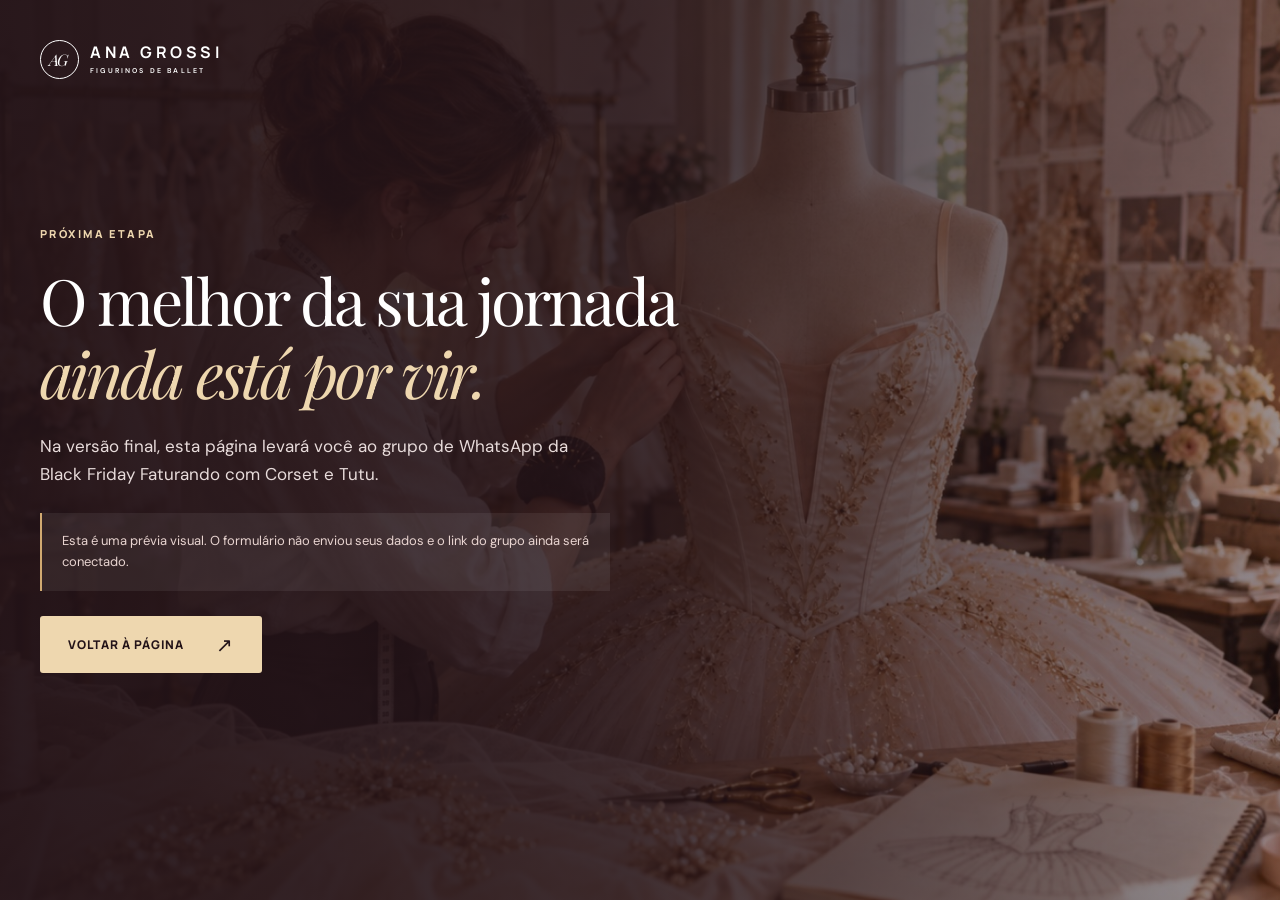
<file: versao-antiga/obrigado.html>
<!doctype html>
<html lang="pt-BR">
<head>
  <meta charset="utf-8">
  <meta name="viewport" content="width=device-width, initial-scale=1">
  <meta name="theme-color" content="#231318">
  <meta name="robots" content="noindex">
  <title>Próxima etapa | Ana Grossi</title>
  <link rel="preconnect" href="https://fonts.googleapis.com"><link rel="preconnect" href="https://fonts.gstatic.com" crossorigin>
  <link href="https://fonts.googleapis.com/css2?family=DM+Sans:wght@400;500;600;700&family=Manrope:wght@400;500;600;700;800&family=Playfair+Display:wght@400;500;600;700&display=swap" rel="stylesheet">
  <link rel="stylesheet" href="styles.css">
</head>
<body class="thanks-page">
  <main class="thanks"><div class="thanks__image" aria-hidden="true"></div><div class="thanks__shade" aria-hidden="true"></div><div class="shell thanks__inner"><div class="brand"><span class="brand__mark">AG</span><span class="brand__name">ANA GROSSI<small>FIGURINOS DE BALLET</small></span></div><div class="thanks__content"><p class="eyebrow eyebrow--light">PRÓXIMA ETAPA</p><h1>O melhor da sua jornada<br><em>ainda está por vir.</em></h1><p>Na versão final, esta página levará você ao grupo de WhatsApp da Black Friday Faturando com Corset e Tutu.</p><div class="thanks__notice">Esta é uma prévia visual. O formulário não enviou seus dados e o link do grupo ainda será conectado.</div><a class="button button--gold" href="index.html">Voltar à página <span aria-hidden="true">↗</span></a></div></div></main>
</body>
</html>
</file>
<file: styles.css>
:root{--ink:#2c1b20;--wine:#3c1924;--wine-deep:#231318;--cream:#f8f4ee;--paper:#fffdf9;--blush:#eee5dc;--line:#d9cdc2;--gold:#d1aa71;--gold-light:#eed7af;--muted:#75656a;--font-sans:'DM Sans',sans-serif;--font-head:'Playfair Display',Georgia,serif}
*,*::before,*::after{box-sizing:border-box}
html{scroll-behavior:smooth}
body{margin:0;color:var(--ink);background:var(--cream);font-family:var(--font-sans);-webkit-font-smoothing:antialiased}
body.modal-open{overflow:hidden}
button,input{font:inherit}
button{cursor:pointer}
a{color:inherit;text-decoration:none}
.shell{width:min(100% - 64px,1200px);margin-inline:auto}
.section{padding:112px 0}
.announcement{background:#8c283c;color:#fff;position:relative;z-index:2}
.announcement__inner{min-height:64px;display:flex;align-items:center;justify-content:center;gap:34px}
.announcement__label{font-family:Manrope,sans-serif;font-size:11px;font-weight:800;letter-spacing:.2em;white-space:nowrap}
.countdown{display:flex;align-items:center;gap:9px}
.countdown__item{display:flex;min-width:47px;align-items:center;flex-direction:column;line-height:1.1}
.countdown__item strong{font-family:Manrope,sans-serif;font-size:22px;line-height:1;font-weight:700;font-variant-numeric:tabular-nums}
.countdown__item small{font-size:9px;letter-spacing:.08em;text-transform:uppercase;margin-top:3px}
.countdown__colon{font-size:18px;align-self:flex-start;line-height:22px;opacity:.7}
.hero{position:relative;min-height:clamp(850px,40vw,1050px);color:#fff;overflow:hidden;background:var(--wine-deep)}
.hero__image,.hero__shade{position:absolute;inset:0}
.hero__image{background-image:url('assets/hero-ana.jpg');background-size:cover;background-position:center top}
.hero__shade{background:linear-gradient(90deg,rgba(24,6,10,.46) 0%,rgba(28,7,13,.25) 41%,transparent 72%),linear-gradient(0deg,rgba(20,4,9,.32),transparent 32%)}
.hero__inner{position:relative;min-height:clamp(850px,40vw,1050px);padding-top:40px;padding-bottom:75px;display:flex;flex-direction:column;align-items:flex-start}
.brand{display:inline-flex;align-items:center;gap:11px;color:#fff}
.brand__mark{width:39px;height:39px;display:grid;place-items:center;border:1px solid currentColor;border-radius:50%;font:italic 16px var(--font-head);letter-spacing:-.12em;padding-right:3px}
.brand__name{font-family:Manrope,sans-serif;font-weight:700;font-size:16px;letter-spacing:.22em;line-height:1.1}
.brand__name small{display:block;font-family:var(--font-sans);font-size:7px;font-weight:600;letter-spacing:.31em;margin-top:6px}
.hero__content{max-width:690px;margin-top:auto;padding-top:75px}
.eyebrow{font-family:Manrope,sans-serif;color:#956e62;font-weight:800;font-size:11px;letter-spacing:.22em;line-height:1.5;margin:0 0 22px}
.eyebrow--light{color:var(--gold-light)}
.eyebrow__line{display:inline-block;width:28px;height:1px;background:currentColor;vertical-align:middle;margin-right:10px}
.hero__edition{font-family:Manrope,sans-serif;letter-spacing:.32em;font-size:14px;font-weight:800;color:var(--gold);margin:0 0 12px}
.hero__edition span{font-size:10px;letter-spacing:.1em;vertical-align:top;margin-left:2px}
.hero h1{font:500 clamp(55px,5.6vw,84px)/1.05 var(--font-head);letter-spacing:-.046em;margin:0 0 25px}
.hero h1 em,.section h2 em,.thanks h1 em{font-weight:400;color:var(--gold-light)}
.hero__lifetime{display:inline-block;vertical-align:middle;margin-left:17px;padding:7px 10px 8px;border:1px solid rgba(238,215,175,.7);border-radius:2px;color:var(--gold-light);font:700 11px Manrope,sans-serif;text-transform:uppercase;letter-spacing:.14em;transform:rotate(-5deg)}
.hero__lead{font-size:18px;line-height:1.55;max-width:590px;margin:0 0 15px;color:#f4ece8}
.hero__support{font-size:15px;line-height:1.7;color:#d9cdd0;max-width:545px;margin:0 0 25px}
.hero__support strong{color:#fff}
.hero__event{display:flex;align-items:center;gap:12px;margin-bottom:26px}
.event-icon{width:37px;height:37px;border:1px solid rgba(209,170,113,.6);border-radius:50%;display:grid;place-items:center;color:var(--gold);font-size:18px}
.hero__event strong,.hero__event small{display:block}
.hero__event strong{font:700 13px Manrope,sans-serif;letter-spacing:.07em;text-transform:uppercase}
.hero__event small{font-size:12px;color:#d8c6c9;margin-top:3px}
.button{display:inline-flex;align-items:center;justify-content:center;gap:32px;min-height:57px;padding:15px 27px;border:1px solid transparent;border-radius:3px;font:800 12px Manrope,sans-serif;letter-spacing:.08em;text-transform:uppercase;transition:transform .2s,background .2s,box-shadow .2s}
.button:hover{transform:translateY(-2px);box-shadow:0 10px 24px rgba(0,0,0,.15)}
.button:focus-visible,.modal__close:focus-visible,a:focus-visible{outline:3px solid #c68745;outline-offset:4px}
.button span{font-size:20px;font-weight:400;line-height:1}
.button--gold{background:var(--gold-light);color:var(--wine-deep)}
.button--gold:hover{background:#f7e4c4}
.button--wine{background:var(--wine);color:#fff}
.button--wine:hover{background:#64283a}
.hero__hint{font-size:11px;color:#bdafb0;margin:12px 0 0;letter-spacing:.03em}
.hero__side-note{position:absolute;right:0;bottom:71px;writing-mode:vertical-rl;font:700 9px Manrope,sans-serif;letter-spacing:.24em;color:#fff9;display:flex;align-items:center;gap:12px}
.hero__side-note span{color:var(--gold)}
.intro{background:var(--paper)}
.intro__grid{display:grid;grid-template-columns:1.2fr .8fr;gap:100px;align-items:end}
.section h2{font:400 clamp(38px,4vw,62px)/1.18 var(--font-head);letter-spacing:-.042em;margin:0}
.intro h2 em,.library h2 em,.about h2 em{color:#9d6e64}
.intro__body>p{font-size:19px;line-height:1.6;max-width:480px;margin:0}
.intro__divider{height:1px;background:var(--line);margin:28px 0 22px}
.intro__stat{display:flex;align-items:center;gap:20px}
.intro__stat strong{font:400 80px/1 var(--font-head);letter-spacing:-.08em;color:#8c3749}
.intro__stat strong span{font-size:38px;vertical-align:top;line-height:1.5}
.intro__stat>span{font-size:13px;line-height:1.5;max-width:200px;text-transform:uppercase;letter-spacing:.05em;font-weight:700}
.offer{background:radial-gradient(circle at 0 100%,#5c2938,transparent 35%),var(--wine-deep);color:#fff;position:relative;overflow:hidden}
.offer__grid{display:grid;grid-template-columns:1fr .9fr;gap:100px;align-items:center;position:relative}
.offer h2{font-size:clamp(42px,4.2vw,63px);margin-bottom:24px}
.offer h2 em{color:var(--gold-light)}
.offer__narrative>p:not(.eyebrow){font-size:16px;line-height:1.8;color:#d6c8ca;max-width:495px}
.offer__details{display:flex;align-items:flex-start;gap:12px;color:#ead8d6;font-size:13px;line-height:1.6;margin-top:32px;max-width:430px}
.offer__details span{color:var(--gold);font-size:18px;line-height:1.1}
.offer-card{background:var(--paper);color:var(--ink);padding:42px 44px 38px;box-shadow:22px 22px 0 rgba(181,134,101,.17)}
.offer-card__top{font:800 10px Manrope,sans-serif;letter-spacing:.22em;color:#9b5260;margin:0 0 14px}
.offer-card h3{font:400 38px/1.18 var(--font-head);letter-spacing:-.04em;margin:0 0 28px}
.price-line{display:flex;justify-content:space-between;gap:14px;padding:17px 0;border-top:1px solid var(--line);font-size:13px;line-height:1.4}
.price-line span{font-weight:700}
.price-line small{font-weight:400;color:var(--muted)}
.price-line s{color:#a09596;white-space:nowrap}
.price-line--special{border-bottom:1px solid var(--line);align-items:center}
.price-line--special strong{color:#8c283c;text-align:right;max-width:160px}
.offer-card__note{font-size:13px;line-height:1.5;margin:24px 0 17px;color:#6c5d60}
.offer-card .button{width:100%;gap:12px}
.offer-card__foot{display:block;text-align:center;color:#8c7e80;font-size:10px;margin-top:14px}
.library{background:#f7f2eb}
.library__head{display:flex;justify-content:space-between;gap:70px;align-items:end;margin-bottom:46px}
.library__head>p{max-width:340px;font-size:16px;line-height:1.7;color:#625559;margin-bottom:4px}
.course-grid{display:grid;grid-template-columns:repeat(4,1fr);gap:14px}
.course-card{min-height:318px;display:flex;flex-direction:column;background:var(--paper);border:1px solid #e5dad0;padding:24px;transition:transform .2s,box-shadow .2s}
.course-card:hover{transform:translateY(-4px);box-shadow:0 12px 28px #2c1b2010}
.course-card__num{font:800 10px Manrope,sans-serif;letter-spacing:.15em;color:#a37369}
.course-card__icon{font:400 29px var(--font-head);color:#a87478;margin:16px 0 13px;height:29px;line-height:1}
.course-card h3{font:500 21px/1.26 var(--font-head);letter-spacing:-.025em;margin:0 0 11px}
.course-card p{font-size:12px;line-height:1.55;color:#665b5d;margin:0 0 10px}
.course-card .course-card__subtitle{color:#8c3749;font-weight:700}
.course-card__price{border-top:1px solid var(--line);padding-top:13px;margin-top:auto;display:flex;justify-content:space-between;gap:8px;font-size:10px;color:#7e7272;text-transform:uppercase;letter-spacing:.04em}
.course-card__price s{font-weight:700;color:#a09a98;white-space:nowrap}
.library__cta{border-top:1px solid #cdbfb5;margin-top:42px;padding-top:30px;display:flex;align-items:center;justify-content:space-between;gap:25px}
.library__cta p{font:400 23px/1.3 var(--font-head);max-width:450px;margin:0}
.about{background:#f1ece8}
.about__panel{background:var(--paper);border:1px solid #ded2c8;border-radius:20px;overflow:hidden}
.about__header{padding:29px 47px;display:flex;justify-content:space-between;align-items:center;gap:20px;border-bottom:1px solid #e6dad1}
.about__header .eyebrow{font-size:9px;margin-bottom:5px}
.about__header h2{font-size:32px;line-height:1.2}
.about__identity{display:flex;align-items:center;gap:11px;color:#6e5c5e}
.about__identity img{width:50px;height:50px;object-fit:cover;object-position:center 23%;border-radius:50%}
.about__identity strong,.about__identity small{display:block}
.about__identity strong{font-size:12px;color:var(--ink)}
.about__identity small{font-size:10px;margin-top:3px}
.about__grid{padding:39px 47px 25px;display:grid;grid-template-columns:1.06fr .94fr;gap:44px;align-items:start}
.about__photos{display:grid;grid-template-columns:.54fr 1fr;gap:13px;min-height:565px}
.about__photo{display:block;width:100%;height:565px;object-fit:cover;border-radius:10px}
.about__photo--portrait{object-position:47% 25%}
.about__photo--work{object-position:50% 22%}
.about__copy h3{font:400 clamp(37px,3.5vw,54px)/1.13 var(--font-head);letter-spacing:-.043em;margin:0 0 28px}
.about__copy h3 em{color:#9d6e64}
.about__copy>p:not(.eyebrow){font-size:15px;line-height:1.8;color:#63575a;margin:0 0 16px}
.about__copy strong{color:var(--wine)}
.about__footer{display:flex;justify-content:center;padding:4px 47px 42px}
.final-cta{background:radial-gradient(circle at 80% 20%,#65303f,transparent 45%),var(--wine-deep);text-align:center;color:#fff}
.final-cta__inner{max-width:760px}
.final-cta h2{font-size:clamp(42px,4.8vw,68px);margin-bottom:20px}
.final-cta h2 em{color:var(--gold-light)}
.final-cta__inner>p:not(.eyebrow){font-size:16px;line-height:1.65;color:#decfd2;max-width:490px;margin:0 auto 28px}
.footer{background:#1c1014;color:#b6a7ab}
.footer__inner{min-height:115px;display:flex;align-items:center;justify-content:space-between;gap:20px;font-size:11px}
.footer .brand{color:#e4d6d6}
.footer a:hover{text-decoration:underline}
.modal[hidden]{display:none}
.modal{position:fixed;inset:0;z-index:10;display:grid;place-items:center;padding:20px;overflow-y:auto}
.modal__backdrop{position:absolute;inset:0;background:#170c11d9;backdrop-filter:blur(6px)}
.modal__panel{position:relative;width:min(100%,500px);background:var(--paper);padding:43px 44px 37px;box-shadow:0 25px 65px #0b050a66}
.modal__close{position:absolute;top:14px;right:16px;border:0;background:transparent;color:var(--wine);font-size:30px;line-height:1}
.modal__panel h2{font:400 39px/1.16 var(--font-head);letter-spacing:-.04em;margin:0 0 11px}
.modal__panel h2 em{color:#9d6e64}
.modal__panel>p:not(.eyebrow){font-size:13px;line-height:1.6;color:#6c5e60;margin:0 0 22px}
.modal form{display:flex;flex-direction:column}
.modal label{font:700 11px Manrope,sans-serif;letter-spacing:.04em;margin-bottom:6px}
.modal input{width:100%;height:44px;padding:0 13px;border:1px solid #d8ccc5;background:#fff;color:var(--ink);border-radius:2px;margin-bottom:16px;font-size:13px}
.modal input:focus{outline:2px solid #c79584;outline-offset:1px}
.modal form .button{width:100%;margin-top:6px}
.modal form small{color:#8e8181;font-size:10px;line-height:1.5;text-align:center;margin-top:12px}
.thanks-page{background:var(--wine-deep)}
.thanks-header{display:flex;align-items:center;justify-content:center;gap:35px;min-height:100px;padding:22px;background:#31151e;border-bottom:1px solid #d1aa7129}
.thanks-header__edition{font:700 9px Manrope,sans-serif;letter-spacing:.19em;color:var(--gold-light);padding-left:35px;border-left:1px solid #d1aa7155}
.thanks-header__edition span{padding:0 9px}
.thanks-stage{position:relative;overflow:hidden;color:var(--paper);background:radial-gradient(ellipse at 50% 0,#68303b66,transparent 60%),linear-gradient(150deg,#2f141e,#170c11);border-bottom:1px solid #d1aa7144}
.thanks-stage::before{content:'';position:absolute;inset:20px 8% -240px;border:1px solid #d1aa7112;border-radius:50%;pointer-events:none}
.thanks-stage__inner{position:relative;text-align:center;padding-block:38px 53px;max-width:840px}
.signup-steps{display:flex;align-items:center;justify-content:center;gap:55px;list-style:none;padding:0;margin:0 0 38px}
.signup-steps li{position:relative;display:flex;align-items:center;gap:9px;color:#bda8ae;font-size:11px}
.signup-steps li+li::before{content:'';position:absolute;right:calc(100% + 12px);width:31px;height:1px;background:#bda8ae66}
.signup-steps li>span{width:27px;height:27px;border:1px solid #bda8ae66;display:grid;place-items:center;border-radius:50%;font:600 9px Manrope,sans-serif}
.signup-steps [aria-current]{color:var(--gold-light)}
.signup-steps [aria-current]>span{background:var(--gold-light);color:var(--wine);border-color:var(--gold-light)}
.thanks-stage .eyebrow{font-size:10px;margin-bottom:14px}
.thanks-stage h1{font:400 clamp(43px,4.8vw,68px)/1.12 var(--font-head);letter-spacing:-.04em;margin:0 0 19px}
.thanks-stage h1 em{color:var(--gold-light);font-weight:400}
.thanks-stage__lead{max-width:510px;margin:0 auto 28px;font-size:15px;line-height:1.7;color:#d9c9ce}
.thanks-stage__lead strong{color:#f2e5e8;font-weight:500}
.group-card{max-width:565px;margin-inline:auto;padding:24px 40px 27px;border:1px solid #cfb28860;background:linear-gradient(135deg,#fffdf90d,#fffdf903);border-radius:12px;box-shadow:0 18px 50px #10040930}
.group-card__icon{width:38px;height:38px;color:var(--gold-light);margin-bottom:9px}
.group-card h2{font:400 29px/1.22 var(--font-head);letter-spacing:-.025em;margin:0 0 12px}
.group-card>p{color:#d4c4ca;font-size:13px;line-height:1.65;margin:0 0 22px}
.button--whatsapp{background:#477152;color:#fff;width:100%;gap:20px;box-shadow:0 4px 0 #172f20}
.button--whatsapp:hover{background:#568862}
.group-card__hint{display:block;font-size:10px;line-height:1.5;color:#bdaab1;margin-top:16px}
.thanks-date{display:flex;align-items:center;justify-content:center;gap:12px;margin-top:25px;text-align:left;font:700 8px Manrope,sans-serif;letter-spacing:.13em;color:#c9aeb9}
.thanks-date strong{display:block;font-size:13px;margin-top:5px;letter-spacing:.03em;color:#f1ddd5}
.thanks-date strong span{padding:0 7px;color:var(--gold)}
.group-dialog{width:min(calc(100% - 32px),450px);border:1px solid #d9cdc2;padding:35px;border-radius:10px;background:var(--paper);color:var(--ink);box-shadow:0 20px 70px #0005}
.group-dialog::backdrop{background:#170c11cf;backdrop-filter:blur(6px)}
.group-dialog h2{font:400 38px/1.15 var(--font-head);letter-spacing:-.035em;margin:0 0 18px}
.group-dialog h2 em{color:#9d6e64}
.group-dialog>p:not(.eyebrow){font-size:14px;line-height:1.7;color:#6c5e60;margin-bottom:24px}
.group-dialog .button{width:100%}
@media(max-width:700px){
  .thanks-header{min-height:110px;flex-direction:column;gap:15px;padding:20px}
  .thanks-header__edition{border:0;padding:0;font-size:8px}
  .thanks-stage__inner{padding-block:30px 40px}
  .signup-steps{gap:42px;margin-bottom:31px}
  .signup-steps li{font-size:10px;gap:7px}
  .signup-steps li+li::before{width:22px;right:calc(100% + 10px)}
  .thanks-stage__lead{font-size:14px}
  .group-card{padding:24px 20px}
  .group-card h2{font-size:26px}
  .group-card .button{font-size:11px;gap:12px;padding-inline:15px}
  .thanks-stage::before{inset:15px -45% -150px}
}

/* Página de obrigado em uma única dobra. */
.thanks-page{min-height:100dvh;overflow:hidden}
.thanks-page .thanks-header{height:92px;min-height:92px;padding:16px}
.thanks-page .thanks-header .event-logo{display:block;width:min(320px,78vw);height:auto}
.thanks-page main{min-height:calc(100dvh - 92px)}
.thanks-page .thanks-stage{min-height:calc(100dvh - 92px);display:grid;align-items:center;border-bottom:0}
.thanks-page .thanks-stage__inner{width:min(100% - 40px,760px);padding-block:24px 30px}
.thanks-page .signup-steps{margin-bottom:24px}
.thanks-page .thanks-stage h1{font-size:clamp(38px,4.2vw,60px);margin-bottom:14px}
.thanks-page .thanks-stage__lead{margin-bottom:18px;font-size:17px}
.thanks-page .group-card{padding:20px 34px 22px}
.thanks-page .group-card__icon{width:32px;height:32px;margin-bottom:5px}
.thanks-page .group-card h2{font-size:27px;margin-bottom:8px}
.thanks-page .group-card>p{font-size:15px;margin-bottom:16px}
.thanks-page .group-card__hint{font-size:13px;margin-top:12px}
.thanks-page .thanks-date{margin-top:18px}
@media(max-width:700px){
  .thanks-page{overflow:auto}
  .thanks-page .thanks-header{height:78px;min-height:78px;padding:12px}
  .thanks-page main,.thanks-page .thanks-stage{min-height:calc(100dvh - 78px)}
  .thanks-page .thanks-stage__inner{width:min(100% - 28px,760px);padding-block:18px 22px}
  .thanks-page .signup-steps{margin-bottom:18px}
  .thanks-page .thanks-stage .eyebrow{font-size:11px;margin-bottom:8px}
  .thanks-page .thanks-stage h1{font-size:clamp(34px,10vw,46px);line-height:1.06;margin-bottom:10px}
  .thanks-page .thanks-stage__lead{font-size:14px;line-height:1.45;margin-bottom:12px}
  .thanks-page .group-card{padding:16px 18px 17px}
  .thanks-page .group-card__icon{width:28px;height:28px}
  .thanks-page .group-card h2{font-size:23px}
  .thanks-page .group-card>p{font-size:13px;line-height:1.45;margin-bottom:12px}
  .thanks-page .group-card .button{min-height:52px}
  .thanks-page .group-card__hint{font-size:12px;margin-top:9px}
  .thanks-page .thanks-date{margin-top:12px}
}
@media(max-width:1000px){.offer__grid{gap:50px}.about__grid{gap:28px;padding:32px}.about__header{padding-inline:32px}.about__photos,.about__photo{min-height:520px;height:520px}.about__copy>p:not(.eyebrow){font-size:14px}.course-grid{grid-template-columns:repeat(2,1fr)}.course-card{min-height:290px}.intro__grid{gap:45px}}
@media(max-width:700px){.shell{width:min(100% - 38px,1200px)}.section{padding:75px 0}.announcement__inner{min-height:70px;gap:9px;flex-direction:column;padding:8px 0}.announcement__label{font-size:9px}.countdown__item strong{font-size:17px}.countdown__item small{font-size:8px}.countdown__colon{font-size:14px}.hero__inner{padding-top:25px}.hero__edition{font-size:11px}.hero h1{font-size:clamp(48px,11vw,67px)}.hero__lifetime{font-size:9px;margin-left:5px}.hero__lead{font-size:15px}.hero__support{font-size:13px}.hero__side-note{display:none}.hero .button{width:100%;gap:15px}.intro__grid,.offer__grid{grid-template-columns:1fr;gap:36px}.intro__body>p{font-size:17px}.intro__stat strong{font-size:65px}.offer-card{padding:32px 25px;box-shadow:12px 12px 0 rgba(181,134,101,.17)}.offer-card h3{font-size:33px}.library__head{display:block;margin-bottom:30px}.library__head>p{margin-top:20px;font-size:14px}.course-grid{grid-template-columns:1fr 1fr;gap:10px}.course-card{padding:19px;min-height:300px}.course-card h3{font-size:19px}.library__cta{display:block}.library__cta p{margin-bottom:20px}.library__cta .button{width:100%;gap:10px}.footer__inner{padding:26px 0;flex-direction:column;text-align:center;gap:20px}.final-cta .button{width:100%;gap:10px}.modal__panel{padding:36px 25px 25px}.modal__panel h2{font-size:34px}}
@media(max-width:480px){.course-grid{grid-template-columns:1fr}.course-card{min-height:0}.course-card__icon{margin:10px 0}.course-card h3{font-size:22px}.course-card__price{margin-top:15px}.hero h1{font-size:clamp(45px,11vw,54px)}.hero__lifetime{display:table;margin:14px 0 0}.price-line{font-size:11px}.brand__name{font-size:13px}.brand__name small{font-size:6px}.brand__mark{width:34px;height:34px}}
@media(max-width:700px){
  .hero,.hero__inner{min-height:0}
  .hero__inner{padding-bottom:58px}
  .hero__image{background-size:auto 430px;background-position:69% top;background-repeat:no-repeat}
  .hero__shade{background:linear-gradient(180deg,rgba(20,4,9,.12) 0%,rgba(20,4,9,.08) 23%,#1c0b11 410px),linear-gradient(90deg,rgba(20,4,9,.45),transparent 75%)}
  .hero__content{margin-top:0;padding-top:275px}
  .about__header{padding:22px;gap:12px}
  .about__header h2{font-size:27px}
  .about__identity img{width:43px;height:43px}
  .about__identity small{display:none}
  .about__grid{grid-template-columns:1fr;padding:20px 20px 8px;gap:30px}
  .about__photos{grid-template-columns:.54fr 1fr;gap:9px;min-height:0;height:385px}
  .about__photo{min-height:0;height:385px}
  .about__copy h3{font-size:clamp(38px,8vw,48px);margin-bottom:21px}
  .about__footer{padding:5px 20px 30px}
  .about__footer .button{width:100%}
}
@media(prefers-reduced-motion:reduce){html{scroll-behavior:auto}*,*::before,*::after{transition:none!important;animation:none!important}}

/* Campaign hierarchy and reading sizes. */
:root{--lime:#d4ed85}
.campaign-logo{display:flex;flex-direction:column;align-items:flex-start;color:#fff;gap:5px;width:max-content;max-width:100%}
.campaign-logo__black{font:800 clamp(30px,3vw,42px)/1.05 Manrope,sans-serif;letter-spacing:-.045em}
.campaign-logo__name{font:600 18px/1.4 var(--font-sans);color:#f2dfbf}
.campaign-logo__forever{display:flex;align-items:center;gap:9px;font:800 19px/1.2 Manrope,sans-serif;letter-spacing:.09em;color:var(--lime)}
.campaign-logo__forever>span{font-size:36px;line-height:1;font-weight:500}
.announcement__inner{min-height:78px}
.announcement__label{font-size:14px;letter-spacing:.08em}
.countdown__item{min-width:58px}
.countdown__item strong{font-size:29px}
.countdown__item small{font-size:13px;letter-spacing:0;text-transform:none}
.eyebrow{font-size:14px;letter-spacing:.12em;color:#805144}
.eyebrow--light{color:var(--gold-light)}
.hero,.hero__inner{min-height:clamp(980px,43vw,1140px)}
.hero__inner{padding-block:36px 55px}
.hero__content{max-width:650px;padding-top:38px}
.hero__offer-label{display:table;margin:0 0 23px;padding:10px 16px;background:var(--gold-light);color:#31131b;font:800 clamp(18px,1.7vw,24px)/1.3 Manrope,sans-serif;text-transform:uppercase;letter-spacing:.025em}
.hero h1{font-size:clamp(54px,4.7vw,72px);margin-bottom:24px}
.hero__lifetime{display:flex;width:max-content;max-width:100%;align-items:center;gap:15px;margin:18px 0 0;padding:0;border:0;transform:none;font:800 34px/1.1 Manrope,sans-serif;letter-spacing:.05em;color:var(--lime)}
.hero__lifetime>span{font-size:59px;line-height:.75;font-weight:400}
.hero__lead{font-size:20px;line-height:1.6;max-width:580px}
.hero__support{font-size:21px;line-height:1.6;color:#fff1dc;max-width:580px;padding:16px 0 16px 20px;border-left:3px solid var(--lime);margin-bottom:24px}
.hero__support strong{color:#fff1dc;font-weight:700}
.hero__support .hero__forever{color:var(--lime);display:block;font-size:27px;line-height:1.3;margin-top:5px}
.hero__event strong{font-size:17px;letter-spacing:.02em}
.hero__event small{font-size:16px;color:#e5d8dc}
.hero__hint{font-size:15px;color:#e0d2d6}
.button{font-size:15px;min-height:64px;letter-spacing:.025em;padding:18px 25px;line-height:1.45}
.button span{flex-shrink:0}
.intro__body>p{font-size:21px}
.intro__stat>span{font-size:17px;max-width:260px;letter-spacing:.01em}
.offer__grid{grid-template-columns:1fr 1fr;gap:64px}
.offer__narrative>p:not(.eyebrow){font-size:19px;color:#e9dde0}
.offer__details{font-size:17px;color:#f3e6e8}
.offer-card{padding:36px}
.offer-card__top{font-size:15px;letter-spacing:.07em;color:#85384a}
.offer-card h3{font-size:39px;line-height:1.2}
.price-line{display:flex;flex-direction:column;align-items:flex-start;gap:12px;padding:27px 0;font-size:19px;line-height:1.5}
.price-line s{display:block;font:800 clamp(36px,3.5vw,46px)/1.15 Manrope,sans-serif;color:#664047;text-decoration-thickness:2px;text-decoration-color:#9e495a}
.price-line small{font-size:17px;color:#5e4e53}
.price-line--special{background:#3c1924;color:#fff;padding:25px;border:0;gap:13px}
.price-line--special .price-line__label{font:800 16px/1.4 Manrope,sans-serif;color:var(--gold-light);letter-spacing:.04em}
.price-line--special strong{color:var(--lime);font:800 29px/1.25 Manrope,sans-serif;max-width:none;text-align:left;letter-spacing:-.035em}
.price-line--special strong>span{font:400 40px/.8 var(--font-sans);vertical-align:middle}
.price-line--special p{font-size:17px;line-height:1.65;color:#f7e9ee;margin:0}
.price-line--special .price-line__reveal{border-top:1px solid #ffffff40;padding-top:14px;width:100%;font-size:17px;font-weight:400}
.price-line__reveal b{font-size:19px;color:#fff}
.offer-card__note{font-size:18px;color:#4d3b41;line-height:1.6}
.offer-card__foot{font-size:14px;line-height:1.6;color:#66545b}
.library__head>p{font-size:19px;color:#51434a}
.course-card{min-height:410px;padding:23px}
.course-card__num{font-size:13px;letter-spacing:.07em;color:#86514b}
.course-card h3{font-size:25px;line-height:1.25}
.course-card p{font-size:17px;line-height:1.65;color:#51444a}
.course-card__price{flex-direction:column;align-items:flex-start;gap:5px;font-size:14px;color:#5a424b;letter-spacing:0;padding-top:18px;margin-top:auto;text-transform:none}
.course-card__price s{font:800 26px/1.3 Manrope,sans-serif;color:#663044;text-decoration-thickness:1.5px;text-decoration-color:#a65364}
.library__cta p{font-size:28px}
.about__header .eyebrow{font-size:13px}
.about__identity strong{font-size:16px}
.about__identity small{font-size:14px}
.about__copy>p:not(.eyebrow){font-size:18px;line-height:1.8;color:#51444a}
.final-cta .campaign-logo{align-items:center;margin:0 auto 30px}
.final-cta .campaign-logo__black{font-size:clamp(40px,5vw,58px)}
.final-cta .campaign-logo__name{font-size:23px}
.final-cta .campaign-logo__forever{font-size:28px}
.final-cta .campaign-logo__forever>span{font-size:48px}
.final-cta__inner>p:not(.eyebrow){font-size:20px;color:#f1e1e6}
.footer__inner{font-size:14px;min-height:160px;padding-block:25px;flex-wrap:wrap}
.campaign-logo--footer .campaign-logo__black{font-size:27px}
.campaign-logo--footer .campaign-logo__name{font-size:15px}
.campaign-logo--footer .campaign-logo__forever{font-size:15px}
.campaign-logo--footer .campaign-logo__forever>span{font-size:28px}
.modal__panel{max-height:calc(100dvh - 40px);overflow-y:auto}
.modal__panel>p:not(.eyebrow){font-size:17px;color:#54424a}
.modal label{font-size:16px;letter-spacing:0}
.modal input{font-size:17px;height:52px;color:#2c1b20}
.modal input::placeholder{color:#74636a}
.modal__close{width:44px;height:44px;top:5px;right:5px}
.thanks-header .campaign-logo{align-items:center}
.signup-steps li{font-size:15px}
.signup-steps li>span{font-size:13px;width:32px;height:32px}
.thanks-stage .eyebrow{font-size:15px}
.thanks-stage__lead{font-size:20px}
.group-card>p{font-size:18px}
.group-card__hint{font-size:14px;color:#e2ccd4}
.thanks-date{font-size:13px;color:#e4cdd5}
.thanks-date strong{font-size:18px}
.group-dialog>p:not(.eyebrow){font-size:18px}
@media(max-width:1100px){
  .offer__grid{gap:38px}
  .offer-card{padding:28px}
  .hero__content{max-width:57%}
  .hero h1{font-size:58px}
}
@media(max-width:800px){
  .offer__grid{grid-template-columns:1fr}
  .offer__narrative>p:not(.eyebrow){max-width:none}
}
@media(max-width:700px){
  .announcement__inner{gap:10px;padding-block:12px}
  .announcement__label{font-size:13px;letter-spacing:.04em;white-space:normal;text-align:center}
  .countdown__item strong{font-size:25px}
  .countdown__item small{font-size:12px}
  .hero,.hero__inner{min-height:0}
  .hero__inner{padding-block:25px 48px}
  .hero__inner>.campaign-logo{min-height:130px;align-items:center;align-self:center;text-align:center}
  .hero__image{background-position:69% 155px;background-size:auto 430px}
  .hero__shade{background:linear-gradient(180deg,#1c0b11 135px,rgba(28,11,17,.1) 195px,rgba(28,11,17,.06) 400px,#1c0b11 580px)}
  .hero__content{padding-top:345px;max-width:100%;width:100%;margin-top:0}
  .hero__offer-label{font-size:18px;padding:11px 13px}
  .hero h1{font-size:clamp(42px,10.6vw,60px)}
  .hero__lifetime{font-size:30px;gap:12px;margin-top:18px}
  .hero__lead{font-size:19px}
  .hero__support{font-size:20px;padding-left:15px}
  .hero__support .hero__forever{font-size:26px}
  .hero .button,.button{font-size:15px;gap:16px}
  .intro__body>p{font-size:20px}
  .intro__stat>span{font-size:16px}
  .offer-card{padding:26px 22px}
  .offer-card h3{font-size:35px}
  .price-line{font-size:18px}
  .price-line s{font-size:40px}
  .price-line--special{padding:21px 18px}
  .price-line--special strong{font-size:27px}
  .library__head>p{font-size:18px}
  .course-card h3{font-size:25px}
  .course-card{padding:23px;min-height:0}
  .course-card__price{margin-top:16px}
  .about__identity{display:none}
  .about__copy>p:not(.eyebrow){font-size:18px}
  .final-cta .campaign-logo__name{font-size:20px}
  .footer__inner{align-items:center}
  .campaign-logo--footer{align-items:center}
  .group-card .button{font-size:15px}
  .signup-steps{gap:35px}
  .signup-steps li{font-size:13px}
  .signup-steps li+li::before{right:calc(100% + 7px);width:21px}
}
@media(max-width:380px){
  .price-line s{font-size:36px}
  .price-line--special strong{font-size:24px}
  .campaign-logo__name{font-size:17px}
}

/* Layout revised in the local Figma file. */
.event-logo{display:block;max-width:100%;height:auto;object-fit:contain}
.capture-page .hero,.capture-page .hero__inner{min-height:999px}
.capture-page .hero__inner{padding-block:124px 208px}
.capture-page .hero__content{width:641px;max-width:57%;margin:0;padding:0;display:flex;flex-direction:column;align-items:flex-start;gap:0}
.capture-page .hero__logo{width:411px;margin:0 0 38px}
.capture-page .hero__event{min-height:51px;margin:0}
.capture-page .hero__event small{margin-top:7px}
.capture-page .hero h1.hero__title{font:500 clamp(54px,4.05vw,65px)/1.15 Manrope,sans-serif;letter-spacing:-.055em;text-transform:uppercase;max-width:620px;margin:0 0 21px;color:var(--lime)}
.capture-page .hero__lead{font:400 27px/1.25 Manrope,sans-serif;letter-spacing:-.025em;max-width:615px;margin:0 0 27px;color:#f4ece8}
.hero__lead strong{display:inline;font-weight:700;color:#f4ece8}
.capture-page .hero__support{width:641px;max-width:100%;padding:3px 0 4px 27px;margin:0 0 27px;border-left-width:4px;font-size:28.28px;line-height:31.6px}
.capture-page .hero__support .hero__forever{font-size:36.37px;line-height:47.3px;margin-top:10px}
.capture-page .hero__event{margin-bottom:28px}
.hero__action{width:422px;max-width:100%;text-align:center}
.capture-page .hero .button{width:100%;min-height:64px;border-radius:81px;padding:18px 25px;gap:12px;font-size:24px;letter-spacing:-.07em;line-height:1.1;box-shadow:0 4px 39.2px #ffffff40}
.capture-page .hero .button--gold{background:var(--lime)}
.capture-page .hero .button span{font-size:27px;font-weight:800}
.capture-page .hero__hint{margin:9px 0 0;font-size:15px;line-height:20px;letter-spacing:.03em}
.section-divider{position:absolute;left:0;width:100%;height:auto;aspect-ratio:1920 / 115;background:var(--paper);mask:url('assets/divisor.svg') center/100% 100% no-repeat;-webkit-mask:url('assets/divisor.svg') center/100% 100% no-repeat;pointer-events:none;z-index:1}
.section-divider--hero{bottom:-1px}
.section-divider--offer-top{top:-1px;transform:rotate(180deg)}
.section-divider--offer-bottom{bottom:-1px;background:#f7f2eb}
.capture-page .offer{padding-block:115px}
.capture-page .intro h2,.capture-page .offer h2,.capture-page .library h2,.capture-page .about__copy h3,.capture-page .final-cta h2{font-family:Manrope,sans-serif;font-weight:700;font-style:normal}
.capture-page .intro h2,.capture-page .library h2,.capture-page .about__copy h3{letter-spacing:-.07em}
.capture-page .intro h2 em,.capture-page .offer h2 em,.capture-page .library h2 em,.capture-page .about__copy h3 em,.capture-page .final-cta h2 em{font-weight:inherit;font-style:normal}
.capture-page .intro__grid{grid-template-columns:660px 440px;gap:100px}
.capture-page .about__grid{grid-template-columns:1fr 1fr}
.capture-page .about__copy h3{font-size:62px;line-height:1.18}
.capture-page .final-cta .hero__event{justify-content:center;text-align:left;margin:0 0 40px}
.capture-page .final-cta .campaign-logo{margin-bottom:31px}
.capture-page .final-cta__inner{max-width:760px}
.capture-page .final-cta h2{font-weight:400;max-width:609px;margin-inline:auto}
.capture-page .footer .event-logo{width:300px}
@media(max-width:1270px){
  .capture-page .intro__grid{grid-template-columns:1.2fr .8fr;gap:60px}
  .capture-page .hero h1.hero__title{font-size:clamp(48px,5.1vw,65px)}
  .capture-page .hero__lead{font-size:clamp(22px,2.15vw,27px)}
  .capture-page .hero__support{font-size:clamp(21px,2.2vw,28.28px);line-height:1.25}
  .capture-page .hero__inner{padding-top:100px}
  .capture-page .hero__image{background-position:58% top}
  .capture-page .about__copy h3{font-size:clamp(38px,4.8vw,62px)}
}
@media(max-width:900px){
  .capture-page .hero,.capture-page .hero__inner{min-height:900px}
  .capture-page .hero__inner{padding-block:75px 150px}
  .capture-page .hero__content{max-width:58%}
  .capture-page .hero__logo{width:min(411px,100%);margin-bottom:34px}
  .capture-page .hero h1.hero__title{margin-bottom:24px}
  .capture-page .hero .button{font-size:20px;padding-inline:18px}
  .capture-page .hero__support .hero__forever{font-size:30px}
}
@media(max-width:700px){
  .capture-page .hero,.capture-page .hero__inner{min-height:0}
  .capture-page .hero{display:flex;flex-direction:column;background:#1c0b11}
  .capture-page .hero__inner{padding-block:35px 24px;order:0}
  .capture-page .hero__content{width:100%;max-width:none;align-items:stretch}
  .capture-page .hero__logo{align-self:center;width:min(411px,100%);margin-bottom:32px}
  .capture-page .hero__event{align-self:flex-start;margin-bottom:25px}
  .capture-page .hero__image{position:relative;inset:auto;order:1;flex:none;width:100%;height:420px;background-size:auto 420px;background-position:69% center}
  .capture-page .hero__image::after{content:"";position:absolute;inset:0;background:linear-gradient(180deg,#1c0b11,transparent 22%,transparent 80%,#1c0b11)}
  .capture-page .hero__shade{display:none}
  .capture-page .hero h1.hero__title{font-size:42px;line-height:1.1;letter-spacing:-.05em;margin-bottom:24px}
  .capture-page .hero__lead{font-size:21px;line-height:1.45;margin-bottom:24px}
  .capture-page .hero__support{font-size:21px;line-height:1.45;padding-left:18px}
  .capture-page .hero__support .hero__forever{font-size:30px;line-height:1.3}
  .capture-page .hero .button{font-size:18px;min-height:64px;padding-inline:16px;letter-spacing:-.04em;gap:10px}
  .capture-page .hero .button span{font-size:22px}
  .capture-page .intro__grid{grid-template-columns:1fr;gap:35px}
  .capture-page .offer{padding-block:80px}
  .capture-page .about__grid{grid-template-columns:1fr}
  .capture-page .final-cta .hero__event{align-self:center}
  .capture-page .about__copy h3{font-size:42px}
}
</file>
<file: versao-antiga/styles.css>
:root{--ink:#2c1b20;--wine:#3c1924;--wine-deep:#231318;--cream:#f8f4ee;--paper:#fffdf9;--blush:#eee5dc;--line:#d9cdc2;--gold:#d1aa71;--gold-light:#eed7af;--muted:#75656a;--font-sans:'DM Sans',sans-serif;--font-head:'Playfair Display',Georgia,serif}
*,*::before,*::after{box-sizing:border-box}
html{scroll-behavior:smooth}
body{margin:0;color:var(--ink);background:var(--cream);font-family:var(--font-sans);-webkit-font-smoothing:antialiased}
body.modal-open{overflow:hidden}
button,input{font:inherit}
button{cursor:pointer}
a{color:inherit;text-decoration:none}
.shell{width:min(100% - 64px,1200px);margin-inline:auto}
.section{padding:112px 0}
.announcement{background:#8c283c;color:#fff;position:relative;z-index:2}
.announcement__inner{min-height:64px;display:flex;align-items:center;justify-content:center;gap:34px}
.announcement__label{font-family:Manrope,sans-serif;font-size:11px;font-weight:800;letter-spacing:.2em;white-space:nowrap}
.countdown{display:flex;align-items:center;gap:9px}
.countdown__item{display:flex;min-width:47px;align-items:center;flex-direction:column;line-height:1.1}
.countdown__item strong{font-family:Manrope,sans-serif;font-size:22px;line-height:1;font-weight:700;font-variant-numeric:tabular-nums}
.countdown__item small{font-size:9px;letter-spacing:.08em;text-transform:uppercase;margin-top:3px}
.countdown__colon{font-size:18px;align-self:flex-start;line-height:22px;opacity:.7}
.hero{position:relative;min-height:750px;color:#fff;overflow:hidden;background:var(--wine-deep)}
.hero__image,.hero__shade{position:absolute;inset:0}
.hero__image{background-image:url('assets/atelie-ballet.jpg');background-size:cover;background-position:center 42%;filter:saturate(.62)}
.hero__shade{background:linear-gradient(90deg,rgba(28,11,17,.98) 0%,rgba(33,13,19,.92) 30%,rgba(37,15,21,.64) 54%,rgba(30,15,17,.19) 100%),linear-gradient(0deg,rgba(24,9,14,.42),transparent 35%)}
.hero__inner{position:relative;min-height:750px;padding-top:40px;padding-bottom:75px;display:flex;flex-direction:column;align-items:flex-start}
.brand{display:inline-flex;align-items:center;gap:11px;color:#fff}
.brand__mark{width:39px;height:39px;display:grid;place-items:center;border:1px solid currentColor;border-radius:50%;font:italic 16px var(--font-head);letter-spacing:-.12em;padding-right:3px}
.brand__name{font-family:Manrope,sans-serif;font-weight:700;font-size:16px;letter-spacing:.22em;line-height:1.1}
.brand__name small{display:block;font-family:var(--font-sans);font-size:7px;font-weight:600;letter-spacing:.31em;margin-top:6px}
.hero__content{max-width:690px;margin-top:auto;padding-top:75px}
.eyebrow{font-family:Manrope,sans-serif;color:#956e62;font-weight:800;font-size:11px;letter-spacing:.22em;line-height:1.5;margin:0 0 22px}
.eyebrow--light{color:var(--gold-light)}
.eyebrow__line{display:inline-block;width:28px;height:1px;background:currentColor;vertical-align:middle;margin-right:10px}
.hero__edition{font-family:Manrope,sans-serif;letter-spacing:.32em;font-size:14px;font-weight:800;color:var(--gold);margin:0 0 12px}
.hero__edition span{font-size:10px;letter-spacing:.1em;vertical-align:top;margin-left:2px}
.hero h1{font:500 clamp(55px,5.6vw,84px)/1.05 var(--font-head);letter-spacing:-.046em;margin:0 0 25px}
.hero h1 em,.section h2 em,.thanks h1 em{font-weight:400;color:var(--gold-light)}
.hero__lifetime{display:inline-block;vertical-align:middle;margin-left:17px;padding:7px 10px 8px;border:1px solid rgba(238,215,175,.7);border-radius:2px;color:var(--gold-light);font:700 11px Manrope,sans-serif;text-transform:uppercase;letter-spacing:.14em;transform:rotate(-5deg)}
.hero__lead{font-size:18px;line-height:1.55;max-width:590px;margin:0 0 15px;color:#f4ece8}
.hero__support{font-size:15px;line-height:1.7;color:#d9cdd0;max-width:545px;margin:0 0 25px}
.hero__support strong{color:#fff}
.hero__event{display:flex;align-items:center;gap:12px;margin-bottom:26px}
.event-icon{width:37px;height:37px;border:1px solid rgba(209,170,113,.6);border-radius:50%;display:grid;place-items:center;color:var(--gold);font-size:18px}
.hero__event strong,.hero__event small{display:block}
.hero__event strong{font:700 13px Manrope,sans-serif;letter-spacing:.07em;text-transform:uppercase}
.hero__event small{font-size:12px;color:#d8c6c9;margin-top:3px}
.button{display:inline-flex;align-items:center;justify-content:center;gap:32px;min-height:57px;padding:15px 27px;border:1px solid transparent;border-radius:3px;font:800 12px Manrope,sans-serif;letter-spacing:.08em;text-transform:uppercase;transition:transform .2s,background .2s,box-shadow .2s}
.button:hover{transform:translateY(-2px);box-shadow:0 10px 24px rgba(0,0,0,.15)}
.button:focus-visible,.modal__close:focus-visible,a:focus-visible{outline:3px solid #c68745;outline-offset:4px}
.button span{font-size:20px;font-weight:400;line-height:1}
.button--gold{background:var(--gold-light);color:var(--wine-deep)}
.button--gold:hover{background:#f7e4c4}
.button--wine{background:var(--wine);color:#fff}
.button--wine:hover{background:#64283a}
.hero__hint{font-size:11px;color:#bdafb0;margin:12px 0 0;letter-spacing:.03em}
.hero__side-note{position:absolute;right:0;bottom:71px;writing-mode:vertical-rl;font:700 9px Manrope,sans-serif;letter-spacing:.24em;color:#fff9;display:flex;align-items:center;gap:12px}
.hero__side-note span{color:var(--gold)}
.intro{background:var(--paper)}
.intro__grid{display:grid;grid-template-columns:1.2fr .8fr;gap:100px;align-items:end}
.section h2{font:400 clamp(38px,4vw,62px)/1.18 var(--font-head);letter-spacing:-.042em;margin:0}
.intro h2 em,.library h2 em,.about h2 em{color:#9d6e64}
.intro__body>p{font-size:19px;line-height:1.6;max-width:480px;margin:0}
.intro__divider{height:1px;background:var(--line);margin:28px 0 22px}
.intro__stat{display:flex;align-items:center;gap:20px}
.intro__stat strong{font:400 80px/1 var(--font-head);letter-spacing:-.08em;color:#8c3749}
.intro__stat strong span{font-size:38px;vertical-align:top;line-height:1.5}
.intro__stat>span{font-size:13px;line-height:1.5;max-width:200px;text-transform:uppercase;letter-spacing:.05em;font-weight:700}
.offer{background:radial-gradient(circle at 0 100%,#5c2938,transparent 35%),var(--wine-deep);color:#fff;position:relative;overflow:hidden}
.offer::before{content:'✦';font-size:370px;position:absolute;left:-110px;top:-200px;color:#fff;opacity:.025}
.offer__grid{display:grid;grid-template-columns:1fr .9fr;gap:100px;align-items:center;position:relative}
.offer h2{font-size:clamp(42px,4.2vw,63px);margin-bottom:24px}
.offer h2 em{color:var(--gold-light)}
.offer__narrative>p:not(.eyebrow){font-size:16px;line-height:1.8;color:#d6c8ca;max-width:495px}
.offer__details{display:flex;align-items:flex-start;gap:12px;color:#ead8d6;font-size:13px;line-height:1.6;margin-top:32px;max-width:430px}
.offer__details span{color:var(--gold);font-size:18px;line-height:1.1}
.offer-card{background:var(--paper);color:var(--ink);padding:42px 44px 38px;box-shadow:22px 22px 0 rgba(181,134,101,.17)}
.offer-card__top{font:800 10px Manrope,sans-serif;letter-spacing:.22em;color:#9b5260;margin:0 0 14px}
.offer-card h3{font:400 38px/1.18 var(--font-head);letter-spacing:-.04em;margin:0 0 28px}
.price-line{display:flex;justify-content:space-between;gap:14px;padding:17px 0;border-top:1px solid var(--line);font-size:13px;line-height:1.4}
.price-line span{font-weight:700}
.price-line small{font-weight:400;color:var(--muted)}
.price-line s{color:#a09596;white-space:nowrap}
.price-line--special{border-bottom:1px solid var(--line);align-items:center}
.price-line--special strong{color:#8c283c;text-align:right;max-width:160px}
.offer-card__note{font-size:13px;line-height:1.5;margin:24px 0 17px;color:#6c5d60}
.offer-card .button{width:100%;gap:12px}
.offer-card__foot{display:block;text-align:center;color:#8c7e80;font-size:10px;margin-top:14px}
.library{background:#f7f2eb}
.library__head{display:flex;justify-content:space-between;gap:70px;align-items:end;margin-bottom:46px}
.library__head>p{max-width:340px;font-size:16px;line-height:1.7;color:#625559;margin-bottom:4px}
.course-grid{display:grid;grid-template-columns:repeat(4,1fr);gap:14px}
.course-card{min-height:318px;display:flex;flex-direction:column;background:var(--paper);border:1px solid #e5dad0;padding:24px;transition:transform .2s,box-shadow .2s}
.course-card:hover{transform:translateY(-4px);box-shadow:0 12px 28px #2c1b2010}
.course-card__num{font:800 10px Manrope,sans-serif;letter-spacing:.15em;color:#a37369}
.course-card__icon{font:400 29px var(--font-head);color:#a87478;margin:16px 0 13px;height:29px;line-height:1}
.course-card h3{font:500 21px/1.26 var(--font-head);letter-spacing:-.025em;margin:0 0 11px}
.course-card p{font-size:12px;line-height:1.55;color:#665b5d;margin:0 0 10px}
.course-card .course-card__subtitle{color:#8c3749;font-weight:700}
.course-card__price{border-top:1px solid var(--line);padding-top:13px;margin-top:auto;display:flex;justify-content:space-between;gap:8px;font-size:10px;color:#7e7272;text-transform:uppercase;letter-spacing:.04em}
.course-card__price s{font-weight:700;color:#a09a98;white-space:nowrap}
.library__cta{border-top:1px solid #cdbfb5;margin-top:42px;padding-top:30px;display:flex;align-items:center;justify-content:space-between;gap:25px}
.library__cta p{font:400 23px/1.3 var(--font-head);max-width:450px;margin:0}
.about{background:var(--paper)}
.about__grid{display:grid;grid-template-columns:1fr .93fr;gap:95px;align-items:center}
.about__visual{position:relative;min-height:595px;background:#e6d0bc}
.about__visual img{display:block;width:100%;height:595px;object-fit:cover;object-position:51% center}
.about__caption{position:absolute;right:-24px;bottom:-21px;padding:17px 25px;background:var(--wine);color:var(--gold-light);font:italic 20px var(--font-head);box-shadow:0 10px 25px #2c1b2025}
.about h2{margin-bottom:27px}
.about__copy>p:not(.eyebrow){font-size:15px;line-height:1.8;color:#63575a;margin:0 0 16px}
.about__copy strong{color:var(--wine)}
.final-cta{background:radial-gradient(circle at 80% 20%,#65303f,transparent 45%),var(--wine-deep);text-align:center;color:#fff}
.final-cta__inner{max-width:760px}
.final-cta h2{font-size:clamp(42px,4.8vw,68px);margin-bottom:20px}
.final-cta h2 em{color:var(--gold-light)}
.final-cta__inner>p:not(.eyebrow){font-size:16px;line-height:1.65;color:#decfd2;max-width:490px;margin:0 auto 28px}
.footer{background:#1c1014;color:#b6a7ab}
.footer__inner{min-height:115px;display:flex;align-items:center;justify-content:space-between;gap:20px;font-size:11px}
.footer .brand{color:#e4d6d6}
.footer a:hover{text-decoration:underline}
.modal[hidden]{display:none}
.modal{position:fixed;inset:0;z-index:10;display:grid;place-items:center;padding:20px;overflow-y:auto}
.modal__backdrop{position:absolute;inset:0;background:#170c11d9;backdrop-filter:blur(6px)}
.modal__panel{position:relative;width:min(100%,500px);background:var(--paper);padding:43px 44px 37px;box-shadow:0 25px 65px #0b050a66}
.modal__close{position:absolute;top:14px;right:16px;border:0;background:transparent;color:var(--wine);font-size:30px;line-height:1}
.modal__panel h2{font:400 39px/1.16 var(--font-head);letter-spacing:-.04em;margin:0 0 11px}
.modal__panel h2 em{color:#9d6e64}
.modal__panel>p:not(.eyebrow){font-size:13px;line-height:1.6;color:#6c5e60;margin:0 0 22px}
.modal form{display:flex;flex-direction:column}
.modal label{font:700 11px Manrope,sans-serif;letter-spacing:.04em;margin-bottom:6px}
.modal input{width:100%;height:44px;padding:0 13px;border:1px solid #d8ccc5;background:#fff;color:var(--ink);border-radius:2px;margin-bottom:16px;font-size:13px}
.modal input:focus{outline:2px solid #c79584;outline-offset:1px}
.modal form .button{width:100%;margin-top:6px}
.modal form small{color:#8e8181;font-size:10px;line-height:1.5;text-align:center;margin-top:12px}
.thanks-page{background:var(--wine-deep)}
.thanks{min-height:100svh;position:relative;overflow:hidden;color:#fff}
.thanks__image,.thanks__shade{position:absolute;inset:0}
.thanks__image{background:url('assets/atelie-ballet.jpg') center/cover}
.thanks__shade{background:linear-gradient(90deg,#231318f5 0%,#231318d9 49%,#23131873 100%)}
.thanks__inner{position:relative;min-height:100svh;display:flex;align-items:flex-start;flex-direction:column;padding-block:40px 80px}
.thanks__content{max-width:640px;margin:auto 0}
.thanks h1{font:400 clamp(46px,5vw,75px)/1.14 var(--font-head);letter-spacing:-.045em;margin:0 0 22px}
.thanks__content>p:not(.eyebrow){font-size:17px;line-height:1.65;max-width:560px;color:#e8dcdb}
.thanks__notice{max-width:570px;padding:18px 20px;margin:25px 0;background:#fff1;border-left:2px solid var(--gold);font-size:13px;line-height:1.6;color:#e9d5d1}
@media(max-width:1000px){.offer__grid{gap:50px}.about__grid{gap:50px}.course-grid{grid-template-columns:repeat(2,1fr)}.course-card{min-height:290px}.intro__grid{gap:45px}}
@media(max-width:700px){.shell{width:min(100% - 38px,1200px)}.section{padding:75px 0}.announcement__inner{min-height:70px;gap:9px;flex-direction:column;padding:8px 0}.announcement__label{font-size:9px}.countdown__item strong{font-size:17px}.countdown__item small{font-size:8px}.countdown__colon{font-size:14px}.hero,.hero__inner{min-height:750px}.hero__image{background-position:62% center}.hero__shade{background:linear-gradient(90deg,#1c0b11f5,#231018b3 65%,#23101891),linear-gradient(0deg,#1c0b11c9,transparent 55%)}.hero__inner{padding-top:25px;padding-bottom:56px}.hero__content{padding-top:92px}.hero__edition{font-size:11px}.hero h1{font-size:clamp(48px,11vw,67px)}.hero__lifetime{font-size:9px;margin-left:5px}.hero__lead{font-size:15px}.hero__support{font-size:13px}.hero__side-note{display:none}.hero .button{width:100%;gap:15px}.intro__grid,.offer__grid,.about__grid{grid-template-columns:1fr;gap:36px}.intro__body>p{font-size:17px}.intro__stat strong{font-size:65px}.offer-card{padding:32px 25px;box-shadow:12px 12px 0 rgba(181,134,101,.17)}.offer-card h3{font-size:33px}.library__head{display:block;margin-bottom:30px}.library__head>p{margin-top:20px;font-size:14px}.course-grid{grid-template-columns:1fr 1fr;gap:10px}.course-card{padding:19px;min-height:300px}.course-card h3{font-size:19px}.library__cta{display:block}.library__cta p{margin-bottom:20px}.library__cta .button{width:100%;gap:10px}.about__visual,.about__visual img{min-height:400px;height:400px}.about__caption{right:-8px;bottom:-14px;font-size:17px;padding:12px 17px}.footer__inner{padding:26px 0;flex-direction:column;text-align:center;gap:20px}.final-cta .button{width:100%;gap:10px}.modal__panel{padding:36px 25px 25px}.modal__panel h2{font-size:34px}}
@media(max-width:480px){.course-grid{grid-template-columns:1fr}.course-card{min-height:0}.course-card__icon{margin:10px 0}.course-card h3{font-size:22px}.course-card__price{margin-top:15px}.hero h1{font-size:clamp(45px,11vw,54px)}.hero__lifetime{display:table;margin:14px 0 0}.price-line{font-size:11px}.brand__name{font-size:13px}.brand__name small{font-size:6px}.brand__mark{width:34px;height:34px}}
@media(prefers-reduced-motion:reduce){html{scroll-behavior:auto}*,*::before,*::after{transition:none!important;animation:none!important}}
</file>
<file: vendas.css>
/* Página de vendas — Black Friday Ana Grossi.
   Paleta própria (preto + dourado) para se diferenciar da página de captura. */
:root{
  --black:#0b0a09;--charcoal:#141210;--surface:#1a1714;--surface-2:#221e1a;
  --line:#2f2a24;--text:#f5efe6;--muted:#b8ad9f;--faint:#8a8072;
  --gold:#e6bf78;--gold-light:#f3dcaa;--gold-deep:#b98d45;
  --font-sans:'DM Sans',sans-serif;--font-head:Manrope,sans-serif;
}
*,*::before,*::after{box-sizing:border-box}
html{scroll-behavior:smooth}
body{margin:0;color:var(--text);background:var(--black);font-family:var(--font-sans);-webkit-font-smoothing:antialiased}
img{display:block;max-width:100%;height:auto}
a{color:inherit;text-decoration:none}
.shell{width:min(100% - 64px,1200px);margin-inline:auto}
.section{padding:120px 0;position:relative}
.eyebrow{font:800 14px/1.5 var(--font-head);letter-spacing:.16em;color:var(--gold);margin:0 0 20px}
h1,h2,h3{font-family:var(--font-head)}
h2{font-weight:700;font-size:clamp(36px,3.8vw,56px);line-height:1.15;letter-spacing:-.055em;margin:0;color:#fff}
h2 em{font-style:normal;color:var(--gold)}

/* Botões */
.button{display:inline-flex;align-items:center;justify-content:center;gap:14px;min-height:64px;padding:18px 32px;border-radius:81px;font:800 18px/1.2 var(--font-head);letter-spacing:-.03em;text-transform:uppercase;text-align:center;background:linear-gradient(180deg,#f0cd8b,var(--gold) 55%,#d6a95c);color:var(--black);box-shadow:0 4px 36px #e6bf7840;transition:transform .2s,box-shadow .2s,filter .2s}
.button:hover{transform:translateY(-2px);filter:brightness(1.07);box-shadow:0 10px 44px #e6bf7866}
.button:focus-visible,a:focus-visible{outline:3px solid var(--gold-light);outline-offset:4px}
.button span{font-size:24px;flex-shrink:0}

/* Barra de contagem */
.announcement{background:var(--gold);color:var(--black);position:sticky;top:0;z-index:5}
.announcement__inner{min-height:72px;display:flex;align-items:center;justify-content:center;gap:34px}
.announcement__label{font:800 14px var(--font-head);letter-spacing:.08em;white-space:nowrap}
.countdown{display:flex;align-items:center;gap:9px}
.countdown__item{display:flex;min-width:56px;flex-direction:column;align-items:center;line-height:1.1}
.countdown__item strong{font:800 27px/1 var(--font-head);font-variant-numeric:tabular-nums}
.countdown__item small{font-size:12px;margin-top:4px;font-weight:600}
.countdown__colon{font-size:20px;align-self:flex-start;line-height:26px;opacity:.6}

/* Divisor curvo da captura, recolorido com contorno dourado. Fica no fim
   de cada seção, na cor da seção seguinte. */
.section-divider{position:absolute;left:0;bottom:-1px;width:100%;aspect-ratio:1920/115;background:center/100% 100% no-repeat;pointer-events:none;z-index:1}
.section-divider--charcoal{background-image:url('assets/divisor-charcoal.svg')}
.section-divider--black{background-image:url('assets/divisor-black.svg')}
.offer,.library{padding-bottom:180px}

/* 1ª dobra */
.hero{position:relative;color:#fff;background:var(--black);overflow:hidden}
.hero__image,.hero__shade{position:absolute;inset:0}
.hero__image{background:url('assets/hero-vendas.webp?v=2') center/cover no-repeat}
.hero__shade{background:linear-gradient(90deg,rgba(11,10,9,.75) 0%,rgba(11,10,9,.4) 35%,transparent 55%),linear-gradient(0deg,var(--black) 0%,transparent 22%)}
.hero__inner{position:relative;z-index:2;min-height:860px;padding-block:80px 110px;display:flex;align-items:center}
.hero__content{width:600px;max-width:48%}
.hero__logo{width:411px;margin-bottom:34px}
.hero__title{font:800 clamp(46px,3.9vw,62px)/1.08 var(--font-head);letter-spacing:-.055em;text-transform:uppercase;color:var(--gold);margin:0 0 24px}
.hero__lead{font:400 24px/1.35 var(--font-head);letter-spacing:-.025em;color:var(--text);margin:0 0 26px}
.hero__lead strong{font-weight:700;color:#fff}
.hero__support{font-size:21px;line-height:1.5;color:var(--text);padding:4px 0 4px 24px;border-left:4px solid var(--gold);margin:0 0 34px}
.hero__support strong{color:#fff}
.hero__support .hero__forever{display:block;color:var(--gold);font:800 36px/1.3 var(--font-head);letter-spacing:-.02em;margin-top:10px}
.hero .button{min-width:440px}

/* 2ª dobra */
.offer{background:var(--charcoal)}
.offer__grid{display:grid;grid-template-columns:1fr 1fr;gap:72px;align-items:center}
.offer h2{margin-bottom:28px}
.offer__highlight{font:700 22px/1.4 var(--font-head);letter-spacing:-.02em;color:var(--gold-light);text-transform:uppercase;margin:0 0 30px;padding-top:28px;border-top:1px solid var(--line)}
.offer__stat{display:flex;align-items:center;gap:20px}
.offer__stat strong{font:300 88px/1 var(--font-head);letter-spacing:-.08em;color:var(--gold)}
.offer__stat strong span{font-size:42px;vertical-align:top;line-height:1.4}
.offer__stat>span{font-size:17px;line-height:1.5;max-width:240px;font-weight:700;color:var(--muted)}

.price-card{background:radial-gradient(circle at 100% 0,#e6bf7814,transparent 55%),var(--black);color:#fff;padding:44px;border-radius:18px;border:1px solid #e6bf7866;box-shadow:0 30px 80px #000a,0 0 0 6px #e6bf780d}
.price-card__intro{font-size:18px;line-height:1.65;color:var(--muted);margin:0 0 26px}
.price-card__intro strong{color:#fff}
.price-card__old{display:flex;flex-direction:column;gap:6px;padding:22px 0;border-top:1px solid var(--line);font-size:16px;color:var(--muted)}
.price-card__old s{font:800 36px/1.15 var(--font-head);color:var(--faint);text-decoration-color:#d9534f;text-decoration-thickness:2px}
.price-card__old small{font-size:14px;color:var(--faint)}
.price-card__special{display:flex;flex-direction:column;gap:10px;padding:24px;background:var(--surface);border:1px solid #e6bf7859;border-radius:12px}
.price-card__label{font:800 15px/1.4 var(--font-head);color:var(--gold-light);letter-spacing:.02em}
.price-card__value{font:800 clamp(44px,4.4vw,64px)/1.05 var(--font-head);letter-spacing:-.05em;color:var(--gold)}
.price-card__value small{display:inline-block;white-space:nowrap;font-size:22px;letter-spacing:-.02em;font-weight:700}
.price-card__installments{font-size:18px;color:var(--text)}
.price-card__installments b{color:#fff}
.price-card__note{font-size:16px;line-height:1.6;color:var(--muted);margin:22px 0 24px}
.price-card .button{width:100%}

/* 3ª dobra */
.library{background:var(--black)}
.library__head{display:grid;grid-template-columns:1fr 1fr;gap:72px;align-items:end;margin-bottom:50px}
.library__intro p{font-size:17px;line-height:1.7;color:var(--muted);margin:0}
.library__intro .library__subtitle{font:700 21px/1.45 var(--font-head);letter-spacing:-.02em;color:#fff;margin-bottom:16px}
.library__intro strong{color:var(--text)}

.course-grid{display:grid;grid-template-columns:repeat(4,1fr);gap:16px}
.course-card{position:relative;display:flex;flex-direction:column;background:linear-gradient(180deg,var(--surface),var(--charcoal));color:var(--text);border:1px solid var(--line);border-radius:14px;padding:24px;transition:transform .2s,border-color .2s,box-shadow .2s}
.course-card:hover{transform:translateY(-4px);border-color:#e6bf7880;box-shadow:0 16px 40px #000a}
.course-card__top{display:flex;justify-content:space-between;align-items:center;margin-bottom:18px}
.course-card__icon{width:52px;height:52px;display:grid;place-items:center;border-radius:50%;background:var(--surface-2);border:1px solid #e6bf7840;font-size:24px}
.course-card__num{font:800 30px/1 var(--font-head);letter-spacing:-.05em;color:#3a342c}
.course-card h3{font-size:21px;line-height:1.25;font-weight:800;letter-spacing:-.035em;margin:0 0 10px;color:#fff}
.course-card p{font-size:15px;line-height:1.6;color:var(--muted);margin:0 0 10px}
.course-card .course-card__subtitle{color:var(--gold);font-weight:700;font-size:14px}
.course-card__price{margin-top:auto;padding-top:16px;border-top:1px solid var(--line);display:flex;justify-content:space-between;align-items:baseline;gap:8px;font-size:13px;color:var(--faint)}
.course-card__price s{font:800 22px/1.2 var(--font-head);color:var(--muted);text-decoration-color:#d9534f;text-decoration-thickness:2px;white-space:nowrap}
.course-card--featured{border-color:var(--gold);box-shadow:0 0 0 1px var(--gold),0 0 40px #e6bf7826}
.course-card__tag{align-self:flex-start;background:var(--gold);color:var(--black);font:800 11px var(--font-head);letter-spacing:.08em;text-transform:uppercase;padding:5px 10px;border-radius:30px;margin:-6px 0 12px}

.bonus-card{display:grid;grid-template-columns:auto 1fr auto;gap:28px;align-items:center;margin-top:16px;padding:30px 36px;border-radius:14px;background:linear-gradient(110deg,var(--gold),var(--gold-light));color:var(--black)}
.bonus-card__icon{width:64px;height:64px;display:grid;place-items:center;border-radius:50%;background:#fff;box-shadow:0 0 0 2px var(--black);font-size:26px}
.bonus-card__label{font:800 13px var(--font-head);letter-spacing:.14em;margin:0 0 4px;color:#5a4320}
.bonus-card h3{font-size:clamp(22px,2.2vw,30px);line-height:1.2;font-weight:800;letter-spacing:-.04em;margin:0 0 6px}
.bonus-card p{margin:0;font-size:17px}
.bonus-card__infinity{font:300 96px/.7 var(--font-sans);color:#0b0a0940}

.summary{display:flex;align-items:center;justify-content:space-between;gap:40px;margin-top:44px;padding-top:36px;border-top:1px solid var(--line)}
.summary__prices{display:flex;gap:48px;flex-wrap:wrap}
.summary__old,.summary__new{display:flex;flex-direction:column;gap:4px;font-size:16px;color:var(--muted)}
.summary__old s{font:800 30px/1.2 var(--font-head);color:var(--faint);text-decoration-color:#d9534f;text-decoration-thickness:2px}
.summary__new strong{font:800 40px/1.1 var(--font-head);letter-spacing:-.04em;color:var(--gold)}
.summary small{font-size:14px;color:var(--faint)}
.summary .button{flex-shrink:0}

/* Quem é Ana */
.about{background:var(--charcoal)}
.about__grid{display:grid;grid-template-columns:1fr 1fr;gap:64px;align-items:center}
.about__photos{display:grid;grid-template-columns:.6fr 1fr;gap:14px}
.about__photo{width:100%;height:560px;object-fit:cover;border-radius:14px;border:1px solid var(--line)}
.about__photo--portrait{object-position:47% 25%;margin-top:60px;height:500px}
.about__photo--work{object-position:50% 22%}
.about__copy h2{margin-bottom:26px;font-size:clamp(38px,4.4vw,60px)}
.about__copy>p:not(.eyebrow){font-size:18px;line-height:1.8;color:var(--muted);margin:0 0 16px}
.about__copy strong{color:var(--gold-light)}

/* CTA final */
/* Linha dourada no lugar do divisor curvo */
.final-cta::before{content:"";position:absolute;top:0;left:50%;width:min(1200px,100% - 64px);height:1px;transform:translateX(-50%);background:linear-gradient(90deg,transparent,#e6bf78b3,transparent)}
.final-cta{background:radial-gradient(ellipse at 50% 0,#e6bf781f,transparent 60%),var(--black);color:#fff;text-align:center}
.final-cta__inner{max-width:820px;display:flex;flex-direction:column;align-items:center}
.final-cta__logo{width:380px;margin-bottom:38px}
.final-cta h2{font-size:clamp(32px,3.4vw,48px);margin-bottom:36px}
.countdown--large{margin-bottom:40px;padding:18px 28px;border:1px solid #e6bf7859;border-radius:14px;background:var(--surface)}
.countdown--large .countdown__item{min-width:76px}
.countdown--large .countdown__item strong{font-size:44px;color:var(--gold)}
.countdown--large .countdown__item small{font-size:14px;color:var(--muted)}
.countdown--large .countdown__colon{font-size:32px;line-height:44px;color:var(--gold)}

.footer{background:#050505;color:var(--faint);border-top:1px solid var(--line)}
.footer__inner{min-height:150px;display:flex;align-items:center;justify-content:space-between;gap:20px;font-size:14px;flex-wrap:wrap;padding-block:25px}
.footer__logo{width:280px}
.footer a:hover{color:var(--gold)}

/* Responsivo */
@media(max-width:1100px){
  .hero__content{max-width:52%}
  .hero .button{min-width:0;width:100%}
  .course-grid{grid-template-columns:repeat(2,1fr)}
  .offer__grid,.library__head,.about__grid{gap:44px}
  .price-card{padding:34px}
  .summary{flex-direction:column;align-items:flex-start}
}
@media(max-width:900px){
  .hero__inner{min-height:800px;padding-block:70px 100px}
  .hero__logo{width:min(411px,100%)}
  .hero__lead{font-size:20px}
  .hero__support{font-size:18px}
  .hero__support .hero__forever{font-size:30px}
  .offer__grid,.library__head,.about__grid{grid-template-columns:1fr}
}
@media(max-width:700px){
  .shell{width:min(100% - 36px,1200px)}
  .section{padding:72px 0}
  .offer,.library{padding-bottom:110px}
  .section-divider{position:relative;order:2;margin-top:-1px}
  .section .section-divider{position:absolute;margin:0}
  .button{font-size:16px;padding-inline:20px;width:100%}
  .announcement__inner{flex-direction:column;gap:8px;padding-block:10px;min-height:0}
  .announcement__label{font-size:12px}
  .countdown__item{min-width:46px}
  .countdown__item strong{font-size:22px}
  .countdown__item small{font-size:11px}

  .hero{display:flex;flex-direction:column}
  .hero__inner{min-height:0;padding-block:34px 24px}
  .hero__content{width:100%;max-width:none}
  .hero__logo{margin-inline:auto;margin-bottom:30px}
  .hero__title{font-size:clamp(34px,9.6vw,44px)}
  .hero__lead{font-size:19px}
  .hero__support{font-size:18px;padding-left:16px}
  .hero__support .hero__forever{font-size:28px}
  .hero__image{position:relative;inset:auto;order:1;height:380px;background-size:auto 440px;background-position:91% 52%}
  .hero__image::after{content:"";position:absolute;inset:0;background:linear-gradient(180deg,var(--black) 0%,rgba(11,10,9,.35) 25%,rgba(11,10,9,.3) 65%,var(--black) 100%),linear-gradient(90deg,rgba(11,10,9,.5),transparent 40%,transparent 70%,rgba(11,10,9,.5))}
  .hero__shade{display:none}

  .offer__highlight{font-size:19px}
  .offer__stat strong{font-size:68px}
  .price-card{padding:26px 20px}
  .price-card__special{padding:20px 16px}
  .price-card__value small{font-size:18px}

  .library__head{margin-bottom:32px}
  .course-grid{grid-template-columns:1fr}
  .bonus-card{grid-template-columns:1fr;gap:16px;padding:26px 22px}
  .bonus-card__infinity{display:none}
  .summary__prices{flex-direction:column;gap:22px}

  .about__photo{height:380px}
  .about__photo--portrait{height:340px;margin-top:40px}
  .about__copy>p:not(.eyebrow){font-size:17px}

  .final-cta__logo{width:min(320px,100%)}
  .countdown--large{padding:14px 12px;gap:4px}
  .countdown--large .countdown__item{min-width:56px}
  .countdown--large .countdown__item strong{font-size:32px}
  .countdown--large .countdown__colon{font-size:24px;line-height:32px}

  .final-cta::before{width:calc(100% - 36px)}
  .footer__inner{flex-direction:column;text-align:center}
  .footer__logo{width:240px}
}
@media(prefers-reduced-motion:reduce){html{scroll-behavior:auto}*,*::before,*::after{transition:none!important}}
/* Evita palavra sozinha na última linha (viúva). */
h1,h2,h3,.offer__highlight,.library__subtitle{text-wrap:balance}
p{text-wrap:pretty}
</file>
